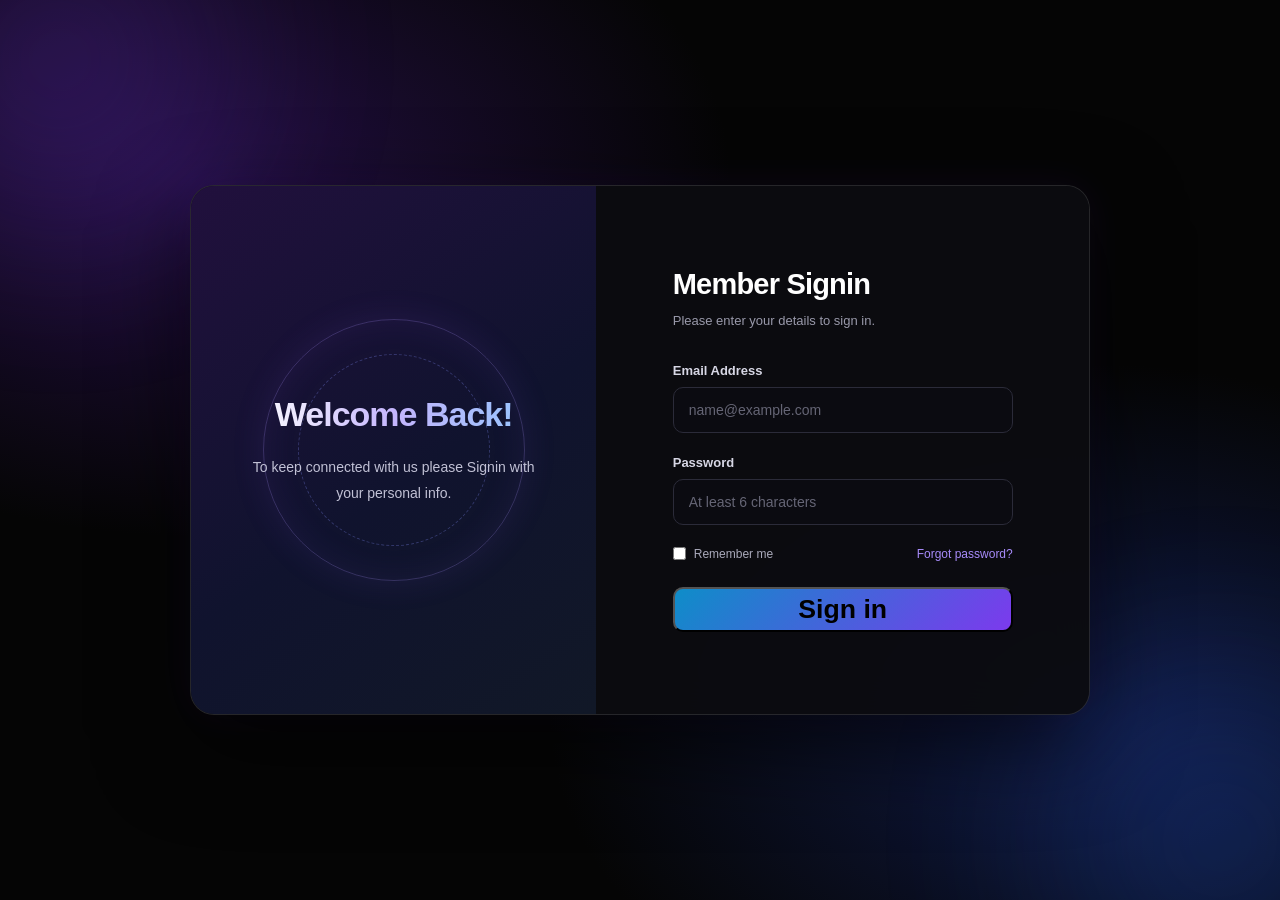
<file: index.html>
<!DOCTYPE html>
<html lang="en">
<head>
    <meta charset="UTF-8">
    <meta name="viewport" content="width=device-width, initial-scale=1.0">
    <title>First Page</title>
    <link rel="stylesheet" href="style3.css">
</head>
<body>

    <div class="login-container">
        <!-- Left Side -->
        <div class="login-brand">
            <div class="brand-content">
                <h2>Welcome Back!</h2>
                <p>To keep connected with us please Signin with your personal info.</p>
            </div>
        </div>

        <!-- Right Side -->
        <div class="login-form-section">
            <form class="login-form" id="loginForm">
                <h2>Member Signin</h2>
                <p class="subtitle">Please enter your details to sign in.</p>

                <div class="input-group">
                    <label for="email">Email Address</label>
                    <input type="email" id="email" placeholder="name@example.com" required>
                </div>

                <div class="input-group">
                    <label for="password">Password</label>
                    <input type="password" id="password" placeholder="At least 6 characters" minlength="6" required>
                </div>

                <div class="form-options">
                    <label class="remember-me">
                        <input type="checkbox"> Remember me
                    </label>
                    <a class="forgot-password" href="forget.html">Forgot password?</a>
                </div>

                <!-- Button is now INSIDE the form, no <a> around it -->
                <button type="submit" class="submit-btn"><b>Sign in</b></button>
            </form>
        </div>
    </div>

    <script>
        document.getElementById("loginForm").addEventListener("submit", function (e) {
            e.preventDefault(); // stop the normal form submit

            // The browser has already checked that email and password are filled
            // and valid (because of "required", type="email" and minlength).
            window.location.href = "index1.htm"; // your page name
        });
    </script>
</body>
</html>
</file>
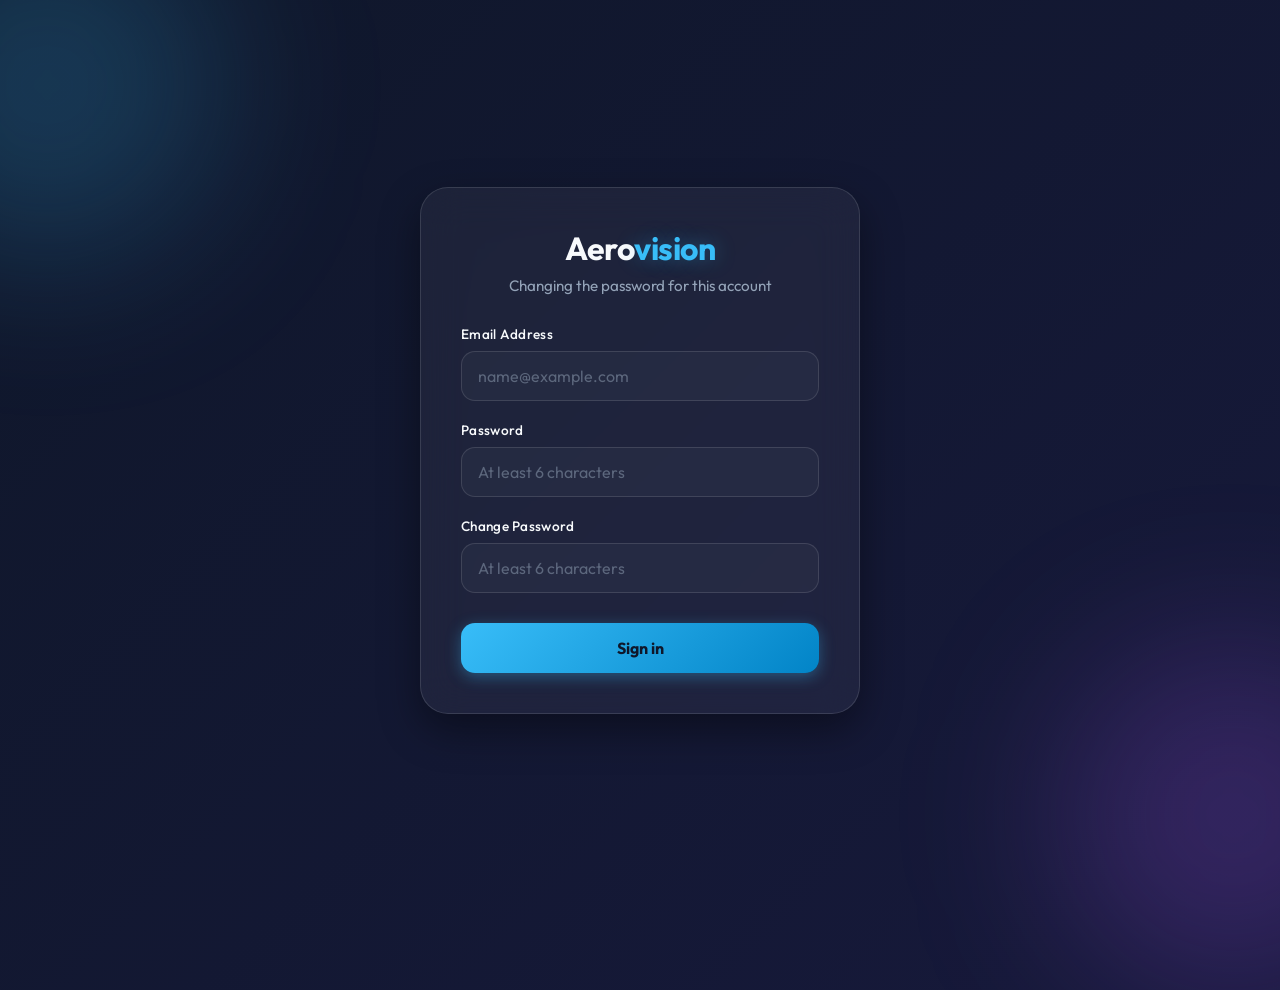
<file: forget.html>
<!DOCTYPE html>
<html lang="en">

<head>
  <meta charset="UTF-8">
  <meta name="viewport" content="width=device-width, initial-scale=1.0">
  <title>Reset Password</title>
  <link rel="stylesheet" href="style1.css">
</head>

<body>

  <!-- Wrapped header and box together inside a container -->
  <div class="container">
    <header>
      <span>Aero</span><span>vision</span>
      <p>Changing the password for this account</p>
    </header>

     <div class="login-form-section">
            <form class="login-form" id="loginForm">
           
                <div class="input-group">
                    <label for="email">Email Address</label>
                    <input type="email" id="email" placeholder="name@example.com" required>
                </div>

                <div class="input-group">
                    <label for="password">Password</label>
                    <input type="password" id="password" placeholder="At least 6 characters" minlength="6" required>
                </div>

                
                <div class="input-group">
                    <label for="password">Change Password</label>
                    <input type="password" id="password" placeholder="At least 6 characters" minlength="6" required>
                </div>

                

                <!-- Button is now INSIDE the form, no <a> around it -->
                <button type="submit" class="submit-btn"><b>Sign in</b></button>
            </form>
        </div>
    </div>
<script>
   document.getElementById("loginForm").addEventListener("submit", function (e) {
            e.preventDefault(); // stop the normal form submit

            // The browser has already checked that email and password are filled
            // and valid (because of "required", type="email" and minlength).
            window.location.href = "index.html"; // your page name
        });
</script>
</body>

</html>
</file>
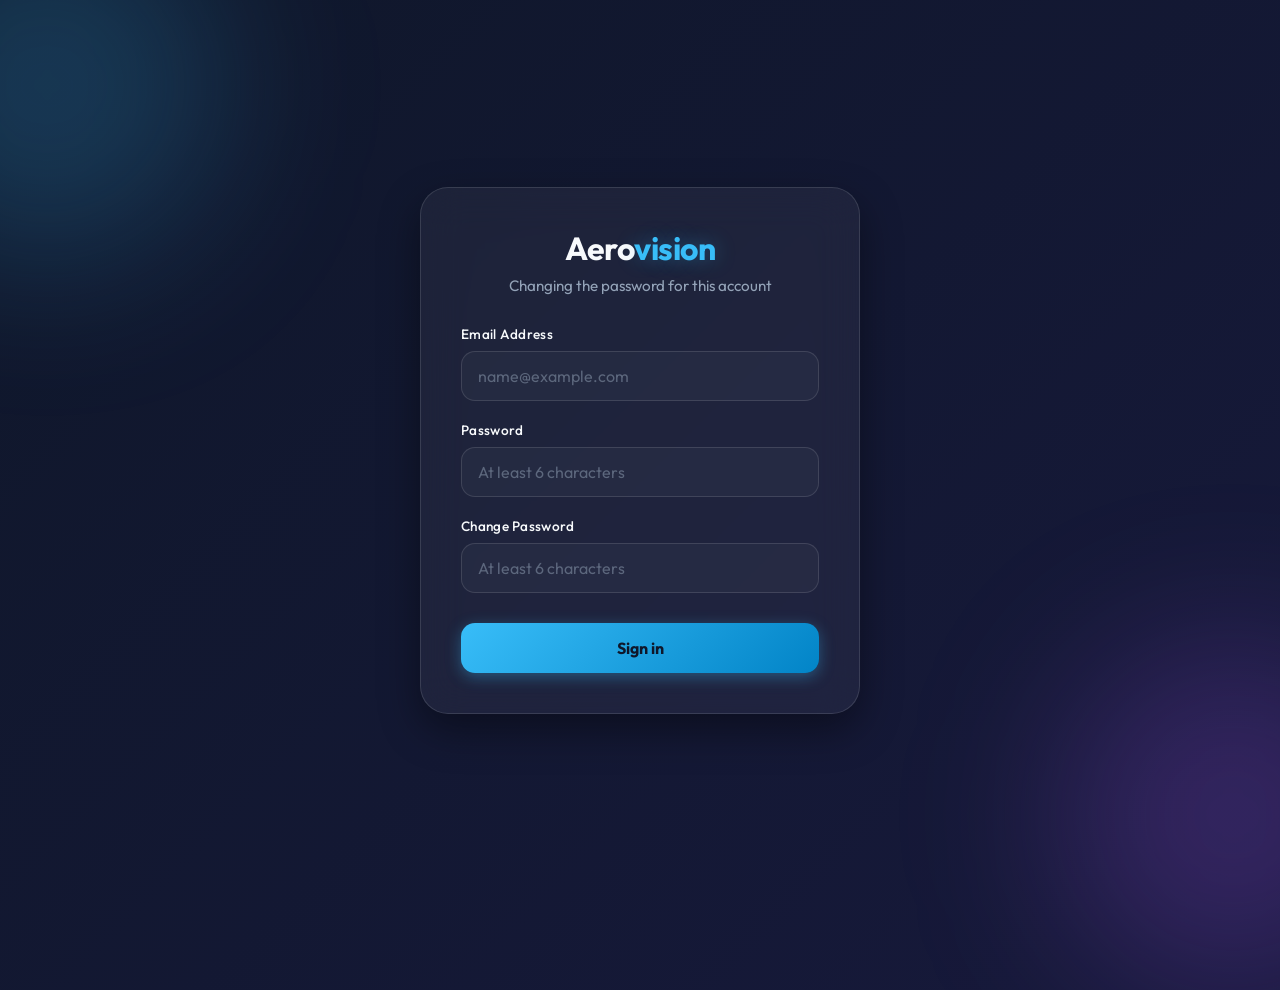
<file: forget1.html>
<!DOCTYPE html>
<html lang="en">
<head>
  <meta charset="UTF-8">
  <meta name="viewport" content="width=device-width, initial-scale=1.0">
  <title>Reset Password</title>
<link rel="stylesheet" href="style2.css">
</head>
<body>

  <!-- Wrapped header and box together inside a container -->
  <div class="container">
    <header>
      <span>Aero</span><span>vision</span>
      <p>Changing the password for this account</p>
    </header>
  <div class="login-form-section">
            <form class="login-form" id="loginForm">
           
                <div class="input-group">
                    <label for="email">Email Address</label>
                    <input type="email" id="email" placeholder="name@example.com" required>
                </div>

                <div class="input-group">
                    <label for="password">Password</label>
                    <input type="password" id="password" placeholder="At least 6 characters" minlength="6" required>
                </div>

                
                <div class="input-group">
                    <label for="password">Change Password</label>
                    <input type="password" id="password" placeholder="At least 6 characters" minlength="6" required>
                </div>

                

                <!-- Button is now INSIDE the form, no <a> around it -->
                <button type="submit" class="submit-btn"><b>Sign in</b></button>
            </form>
        </div>
    </div>
<script>
   document.getElementById("loginForm").addEventListener("submit", function (e) {
            e.preventDefault(); // stop the normal form submit

            // The browser has already checked that email and password are filled
            // and valid (because of "required", type="email" and minlength).
            window.location.href = "index1.htm"; // your page name
        });
</script>

</body>
</html>
</file>
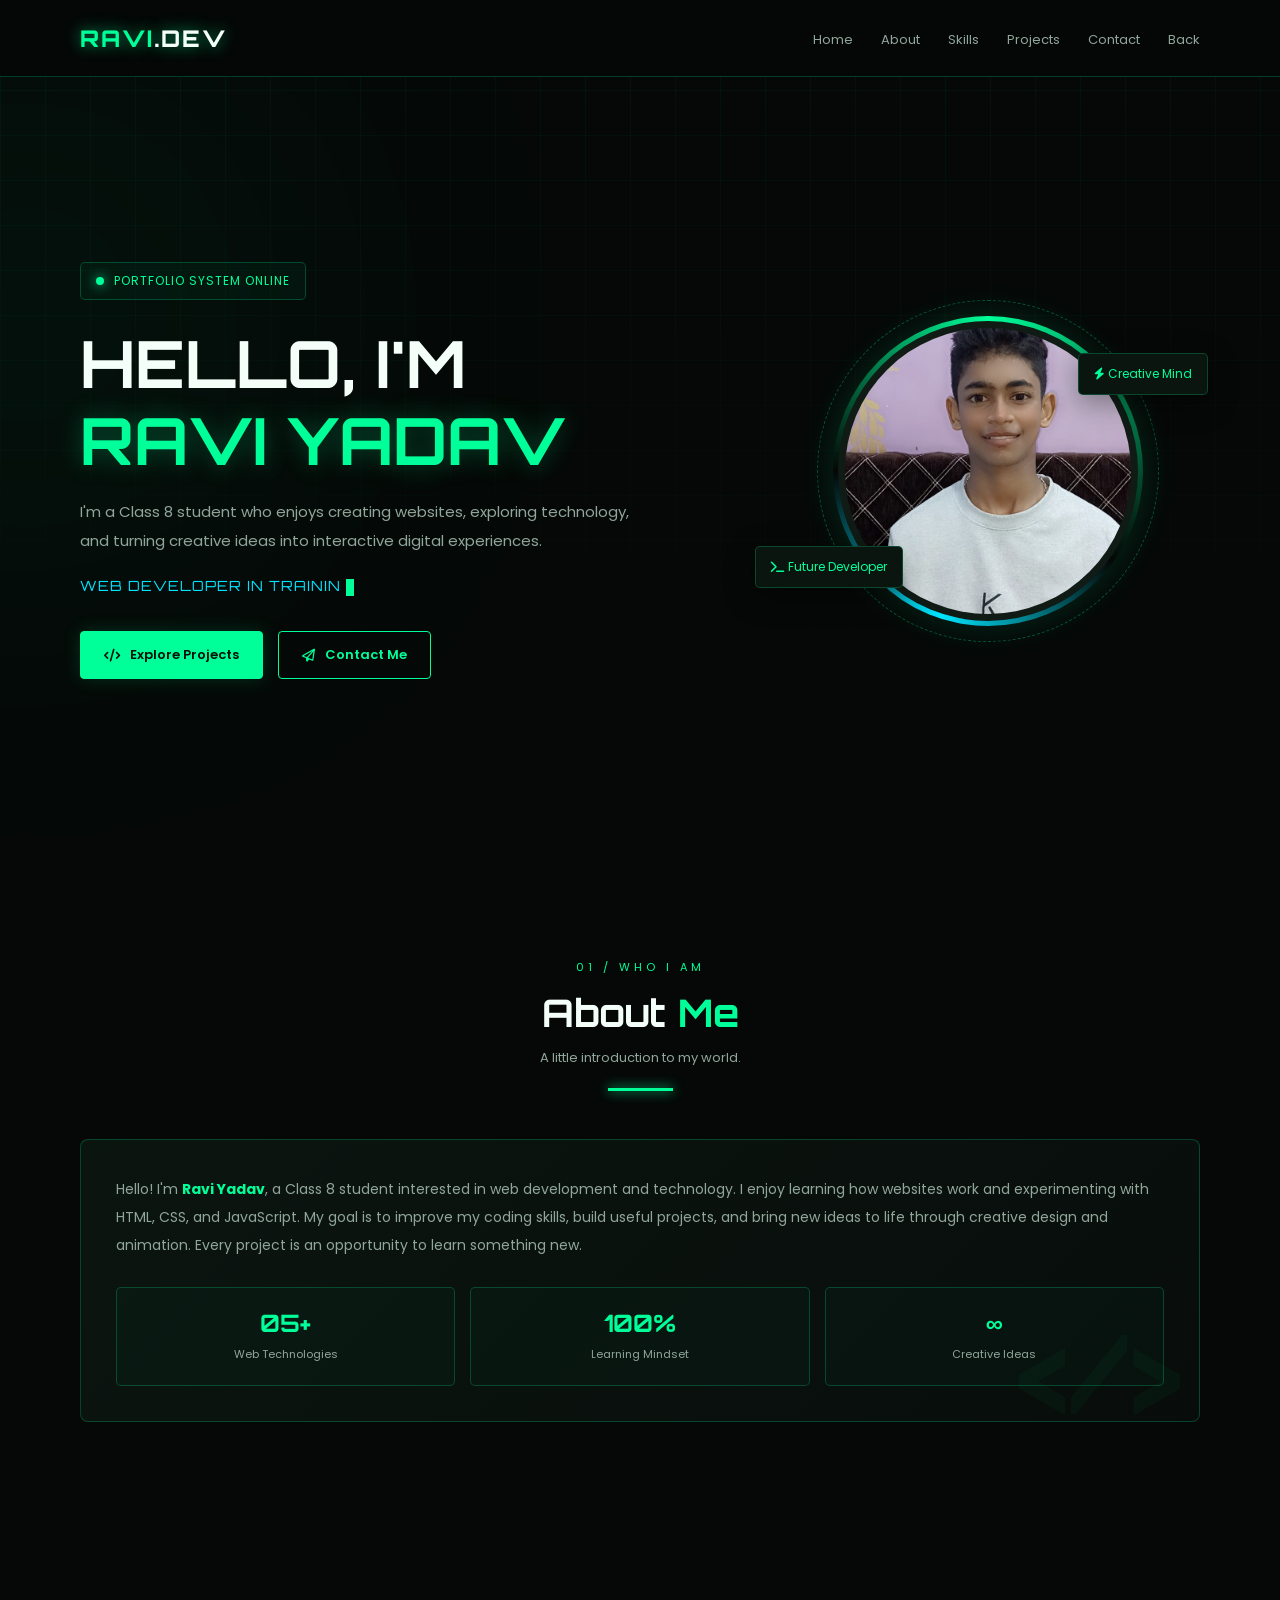
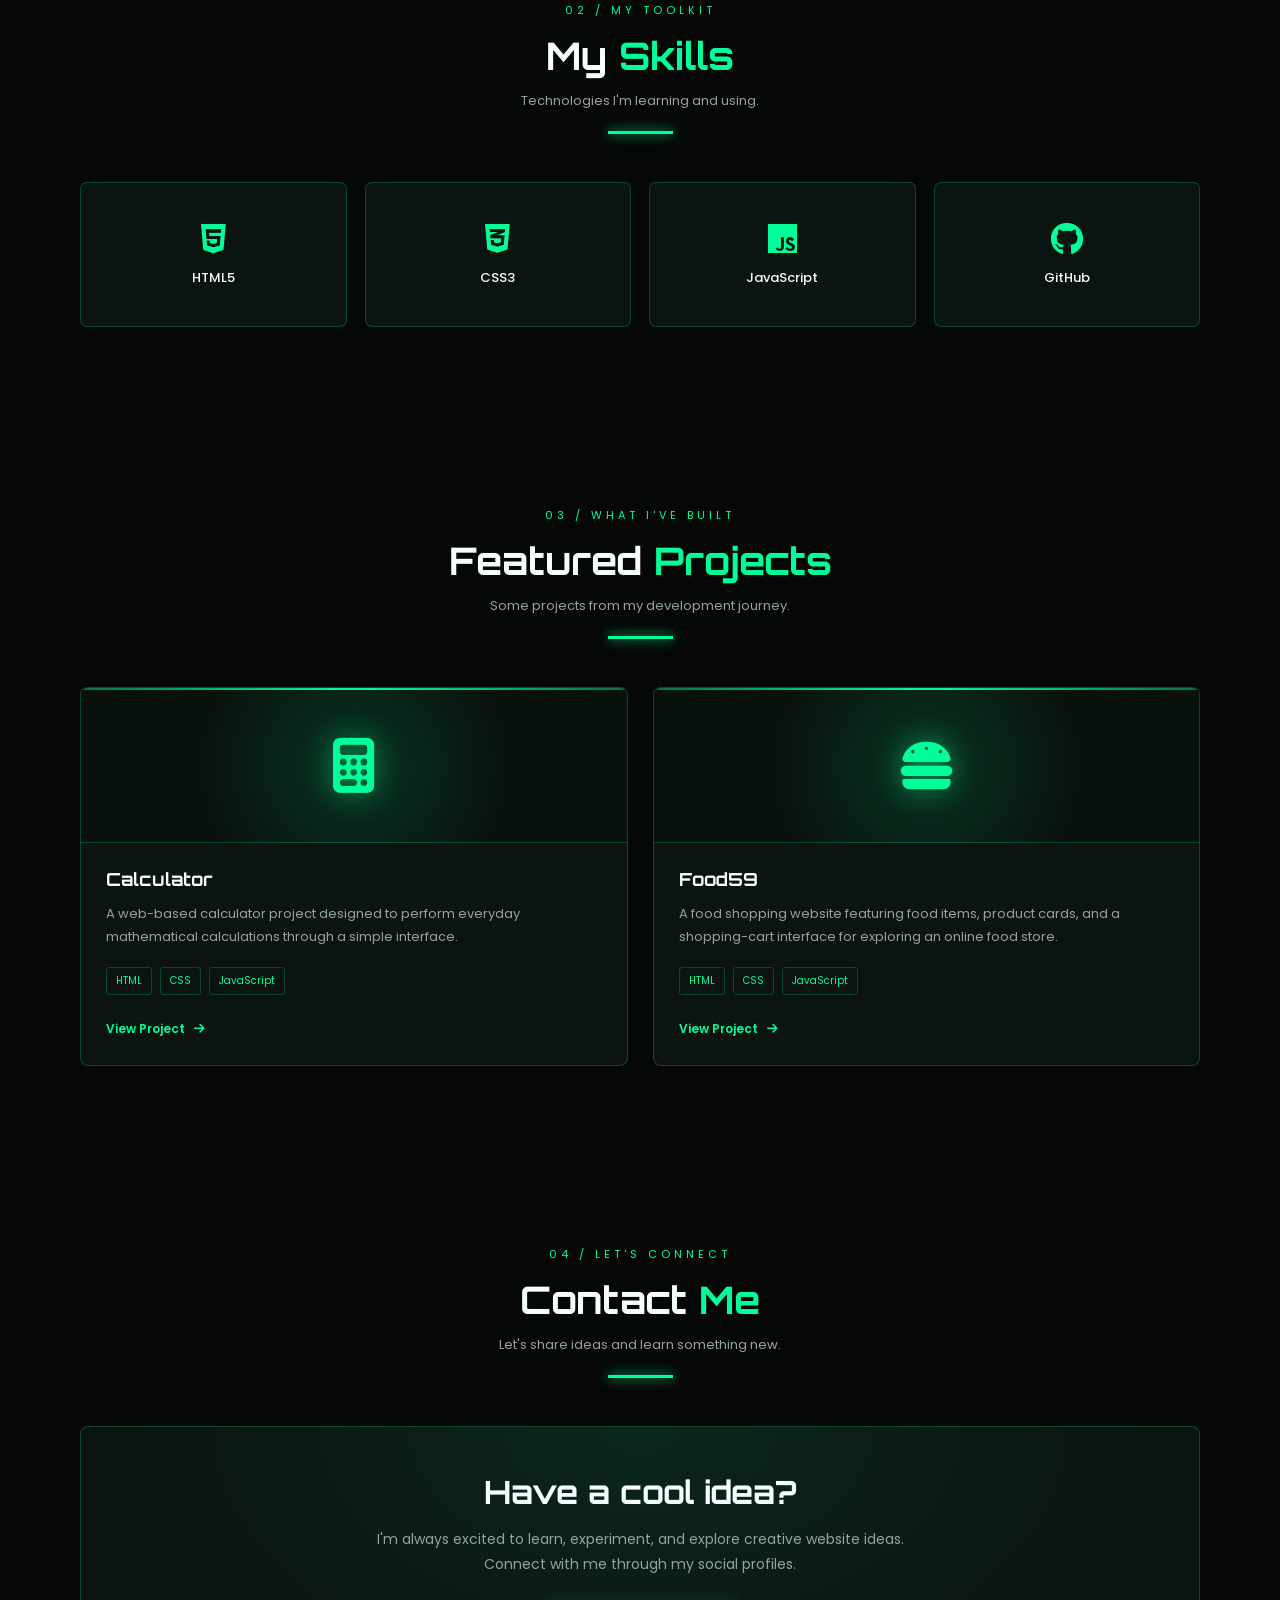
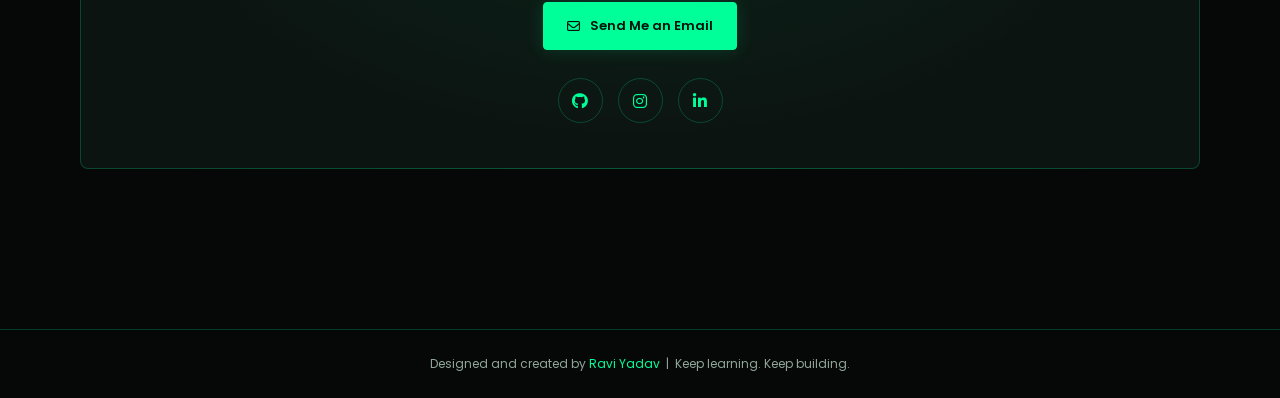
<file: index3.htm>
<!DOCTYPE html>
<html lang="en">
<head>
<meta charset="UTF-8">
<meta name="viewport" content="width=device-width, initial-scale=1.0">
<title>Ravi Yadav | Portfolio</title>

<link rel="preconnect" href="https://fonts.googleapis.com">
<link href="https://fonts.googleapis.com/css2?family=Orbitron:wght@400;500;600;700;800&family=Poppins:wght@300;400;500;600;700&display=swap" rel="stylesheet">

<link rel="stylesheet"
href="https://cdnjs.cloudflare.com/ajax/libs/font-awesome/6.4.0/css/all.min.css">

<link rel="stylesheet" href="style6.css">
</head>

<body>

<header>
    <div class="container navbar">
        <a href="#home" class="logo">RAVI<span>.DEV</span></a>

        <button class="menu-toggle" id="menuToggle"
                aria-label="Open navigation menu"
                aria-expanded="false">
            <i class="fa-solid fa-bars"></i>
        </button>

        <ul class="nav-links" id="navLinks">
            <li><a href="#home">Home</a></li>
            <li><a href="#about">About</a></li>
            <li><a href="#skills">Skills</a></li>
            <li><a href="#projects">Projects</a></li>
            <li><a href="#contact">Contact</a></li>
            <li><a href="index1.htm">Back</a></li>
        </ul>
    </div>
</header>

<main>

    <!-- HERO -->
    <section class="container hero" id="home">

        <div class="hero-content">
            <div class="status">
                <span class="status-dot"></span>
                PORTFOLIO SYSTEM ONLINE
            </div>

            <h1>
                HELLO, I'M<br>
                <span>RAVI YADAV</span>
            </h1>

            <p class="hero-description">
                I'm a Class 8 student who enjoys creating websites,
                exploring technology, and turning creative ideas into
                interactive digital experiences.
            </p>

            <div class="typing-line">
                <span id="typingText"></span><span class="cursor"></span>
            </div>

            <div class="hero-buttons">
                <a href="#projects" class="btn btn-primary">
                    <i class="fa-solid fa-code"></i>
                    Explore Projects
                </a>

                <a href="#contact" class="btn btn-outline">
                    <i class="fa-regular fa-paper-plane"></i>
                    Contact Me
                </a>
            </div>
        </div>

        <div class="profile-area">
            <div class="profile-ring">
                <div class="profile-inner">
                    <img
                        src="WhatsApp Image 2025-12-16 at 18.43.23_7dd6c04a.jpg"
                        alt="Ravi Yadav profile picture">
                </div>
            </div>

            <div class="float-tag tag-one">
                <i class="fa-solid fa-bolt"></i> Creative Mind
            </div>

            <div class="float-tag tag-two">
                <i class="fa-solid fa-terminal"></i> Future Developer
            </div>
        </div>

    </section>

    <!-- ABOUT -->
    <section class="content-section" id="about">
        <div class="container">

            <div class="section-heading reveal">
                <div class="eyebrow">01 / Who I Am</div>
                <h2>About <span>Me</span></h2>
                <p>A little introduction to my world.</p>
            </div>

            <div class="about-card reveal">
                <p>
                    Hello! I'm <strong>Ravi Yadav</strong>, a Class 8 student
                    interested in web development and technology. I enjoy
                    learning how websites work and experimenting with
                    HTML, CSS, and JavaScript. My goal is to improve my
                    coding skills, build useful projects, and bring new
                    ideas to life through creative design and animation.
                    Every project is an opportunity to learn something new.
                </p>

                <div class="about-stats">
                    <div class="stat">
                        <h3>05+</h3>
                        <p>Web Technologies</p>
                    </div>

                    <div class="stat">
                        <h3>100%</h3>
                        <p>Learning Mindset</p>
                    </div>

                    <div class="stat">
                        <h3>∞</h3>
                        <p>Creative Ideas</p>
                    </div>
                </div>
            </div>

        </div>
    </section>

    <!-- SKILLS -->
    <section class="content-section" id="skills">
        <div class="container">

            <div class="section-heading reveal">
                <div class="eyebrow">02 / My Toolkit</div>
                <h2>My <span>Skills</span></h2>
                <p>Technologies I'm learning and using.</p>
            </div>

            <div class="skills-grid">

                <div class="skill-card reveal">
                    <i class="fa-brands fa-html5"></i>
                    <h3>HTML5</h3>
                </div>

                <div class="skill-card reveal">
                    <i class="fa-brands fa-css3-alt"></i>
                    <h3>CSS3</h3>
                </div>

                <div class="skill-card reveal">
                    <i class="fa-brands fa-js"></i>
                    <h3>JavaScript</h3>
                </div>

                <div class="skill-card reveal">
                    <i class="fa-brands fa-github"></i>
                    <h3>GitHub</h3>
                </div>

            </div>
        </div>
    </section>

    <!-- PROJECTS -->
    <section class="content-section" id="projects">
        <div class="container">

            <div class="section-heading reveal">
                <div class="eyebrow">03 / What I've Built</div>
                <h2>Featured <span>Projects</span></h2>
                <p>Some projects from my development journey.</p>
            </div>

            <div class="projects-grid">

                <article class="project-card reveal">
                    <div class="project-banner">
                        <i class="fa-solid fa-calculator"></i>
                    </div>

                    <div class="project-info">
                        <h3>Calculator</h3>
                        <p>
                            A web-based calculator project designed to
                            perform everyday mathematical calculations
                            through a simple interface.
                        </p>

                        <div class="project-tags">
                            <span>HTML</span>
                            <span>CSS</span>
                            <span>JavaScript</span>
                        </div>

                        <a class="project-link"
                           href="https://rk1442796-cell.github.io/calculater/"
                           target="_blank"
                           rel="noopener noreferrer">
                            View Project
                            <i class="fa-solid fa-arrow-right"></i>
                        </a>
                    </div>
                </article>

                <article class="project-card reveal">
                    <div class="project-banner">
                        <i class="fa-solid fa-burger"></i>
                    </div>

                    <div class="project-info">
                        <h3>Food59</h3>
                        <p>
                            A food shopping website featuring food items,
                            product cards, and a shopping-cart interface
                            for exploring an online food store.
                        </p>

                        <div class="project-tags">
                            <span>HTML</span>
                            <span>CSS</span>
                            <span>JavaScript</span>
                        </div>

                        <a class="project-link"
                           href="https://yr1442797-stack.github.io/Food59/"
                           target="_blank"
                           rel="noopener noreferrer">
                            View Project
                            <i class="fa-solid fa-arrow-right"></i>
                        </a>
                    </div>
                </article>

            </div>
        </div>
    </section>

    <!-- CONTACT -->
    <section class="content-section" id="contact">
        <div class="container">

            <div class="section-heading reveal">
                <div class="eyebrow">04 / Let's Connect</div>
                <h2>Contact <span>Me</span></h2>
                <p>Let's share ideas and learn something new.</p>
            </div>

            <div class="contact-box reveal">
                <h3>Have a cool idea?</h3>

                <p>
                    I'm always excited to learn, experiment, and explore
                    creative website ideas. Connect with me through my
                    social profiles.
                </p>

                <a href="https://mail.google.com/mail/u/0/?tab=rm&ogbl"
                   class="btn btn-primary">
                    <i class="fa-regular fa-envelope"></i>
                    Send Me an Email
                </a>

                <div class="social-links">
                    <a href="https://github.com/"
                       target="_blank"
                       rel="noopener noreferrer"
                       aria-label="GitHub">
                        <i class="fa-brands fa-github"></i>
                    </a>

                    <a href="https://www.instagram.com/"
                       target="_blank"
                       rel="noopener noreferrer"
                       aria-label="Instagram">
                        <i class="fa-brands fa-instagram"></i>
                    </a>

                    <a href="https://www.linkedin.com/"
                       target="_blank"
                       rel="noopener noreferrer"
                       aria-label="LinkedIn">
                        <i class="fa-brands fa-linkedin-in"></i>
                    </a>
                </div>
            </div>

        </div>
    </section>

</main>

<footer>
    <div class="container">
        Designed and created by <span>Ravi Yadav</span>
        &nbsp;|&nbsp; Keep learning. Keep building.
    </div>
</footer>

<script src="script3.js">

</script>

</body>
</html>
</file>
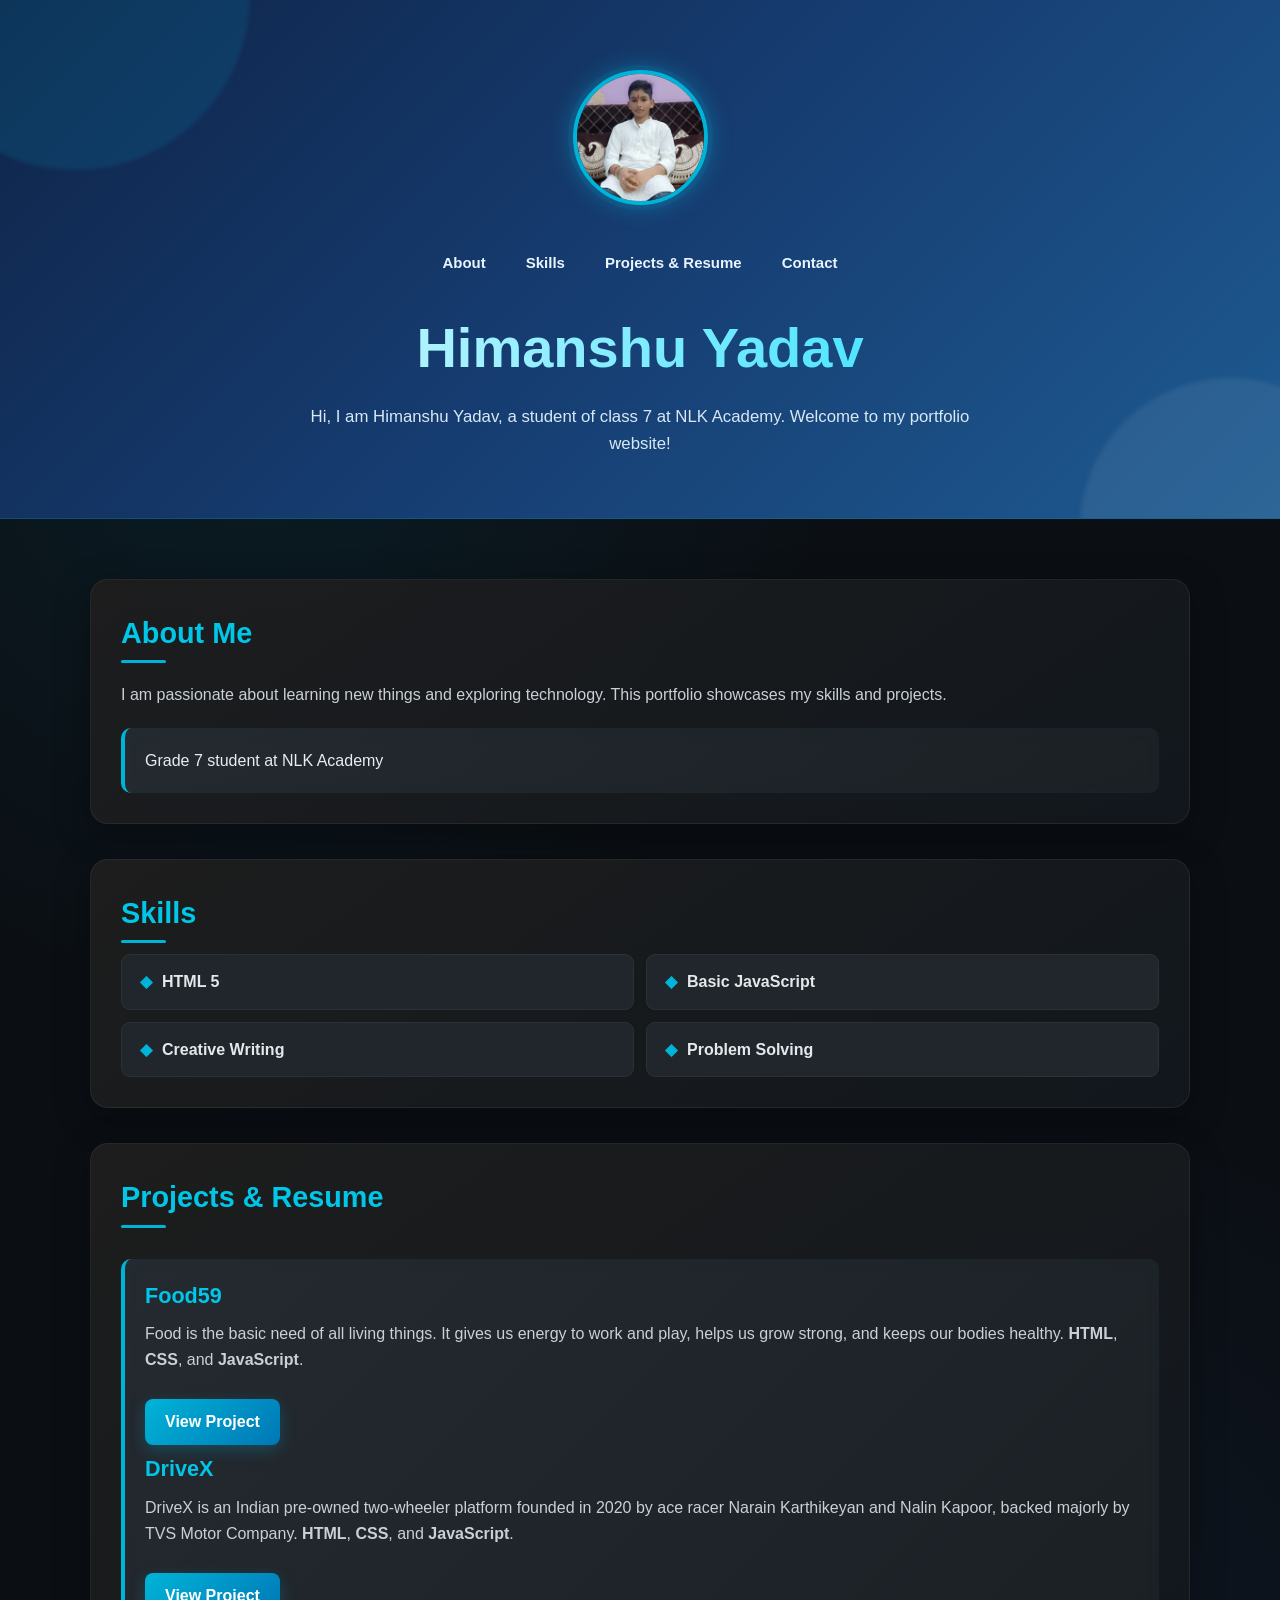
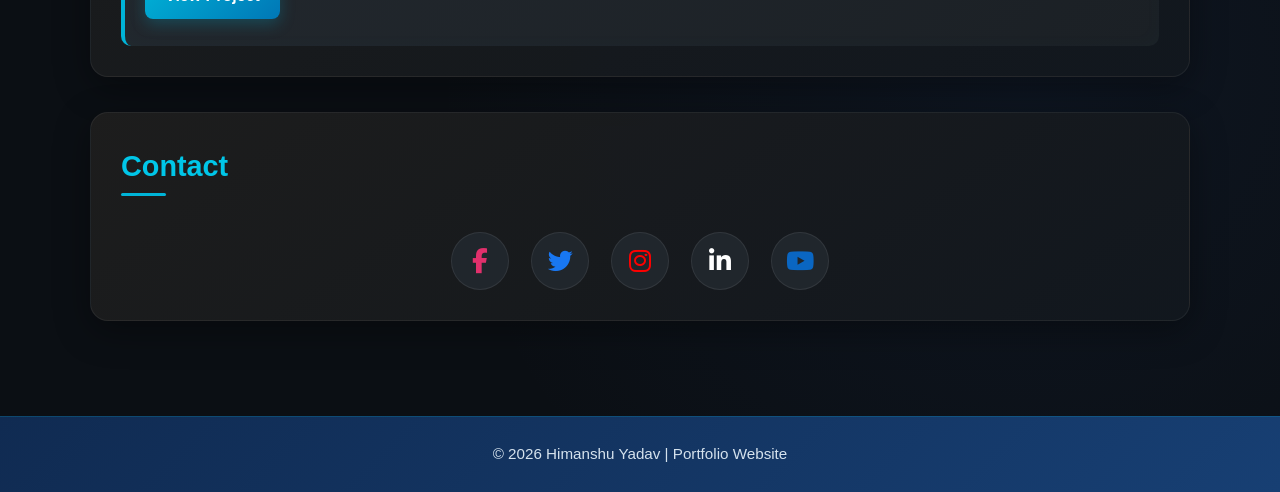
<file: index4.html>
<!DOCTYPE html>
<html lang="en">

<head>
  <meta charset="UTF-8">
  <meta name="viewport" content="width=device-width, initial-scale=1.0">
  <title>Himanshu Yadav Portfolio</title>
  
  <!-- Font Awesome for social media icons (ADDED THIS LINE) -->
  <link rel="stylesheet" href="https://cdnjs.cloudflare.com/ajax/libs/font-awesome/6.4.0/css/all.min.css">
  
<link rel="stylesheet" href="style7.css">
</head>

<body>
  <header>
    <div class="profile-logo">
      <img src="WhatsApp Image 2026-08-11 at 8.43.20 PM.jpeg" alt="Profile Picture">
    </div>
    <div class="header-nav">
      <a href="#about">About</a>
      <a href="#skills">Skills</a>
      <a href="#projects">Projects & Resume</a>
      <a href="#contact">Contact</a>
    </div>
    <h1>Himanshu Yadav</h1>
    <p>Hi, I am Himanshu Yadav, a student of class 7 at NLK Academy. Welcome to my portfolio website!</p>
  </header>

  <main>
    <section id="about">
      <h2>About Me</h2>
      <p>I am passionate about learning new things and exploring technology. This portfolio showcases my skills and
        projects.</p>
      <div class="box">
        Grade 7 student at NLK Academy
      </div>
    </section>

    <section id="skills">
      <h2>Skills</h2>
      <ul>
        <li>HTML 5</li>
        <li>Basic JavaScript</li>
        <li>Creative Writing</li>
        <li>Problem Solving</li>
      </ul>
    </section>

    <section id="projects">
      <h2>Projects & Resume</h2>
      <div class="box">
        <h3>Food59</h3>
        <p>Food is the basic need of all living things. It gives us energy to work and play, helps us grow strong, and
          keeps our bodies healthy. <strong>HTML</strong>, <strong>CSS</strong>, and <strong>JavaScript</strong>.</p>
        <a class="project-link" href="https://rk1442797-cell.github.io/Food59-/" target="_blank"
          rel="noopener noreferrer">View
          Project</a>
        <h3>DriveX</h3>
        <p>DriveX is an Indian pre-owned two-wheeler platform founded in 2020 by ace racer Narain Karthikeyan and Nalin
          Kapoor, backed majorly by TVS Motor Company. <strong>HTML</strong>, <strong>CSS</strong>, and
          <strong>JavaScript</strong>.</p>
        <a class="project-link" href="https://rk1442797-cell.github.io/DriveX/" target="_blank"
          rel="noopener noreferrer">View
          Project</a>
      </div>
    </section>

    <section id="contact">
      <h2>Contact</h2>
      <!-- social-icon -->
      <div class="social-icons">
          <!-- Facebook -->
          <a href="https://facebook.com" target="_blank" class="social-icon facebook">
              <i class="fab fa-facebook-f"></i>
          </a>
          
          <!-- Twitter / X -->
          <a href="https://twitter.com" target="_blank" class="social-icon twitter">
              <i class="fab fa-twitter"></i>
          </a>
          
          <!-- Instagram -->
          <a href="https://instagram.com" target="_blank" class="social-icon instagram">
              <i class="fab fa-instagram"></i>
          </a>
          
          <!-- LinkedIn -->
          <a href="https://linkedin.com" target="_blank" class="social-icon linkedin">
              <i class="fab fa-linkedin-in"></i>
          </a>
          
          <!-- YouTube -->
          <a href="https://youtube.com" target="_blank" class="social-icon youtube">
              <i class="fab fa-youtube"></i>
          </a>
      </div>
    </section>
  </main>

  <footer>
    <p>&copy; 2026 Himanshu Yadav | Portfolio Website</p>
  </footer>
</body>

</html>
</file>
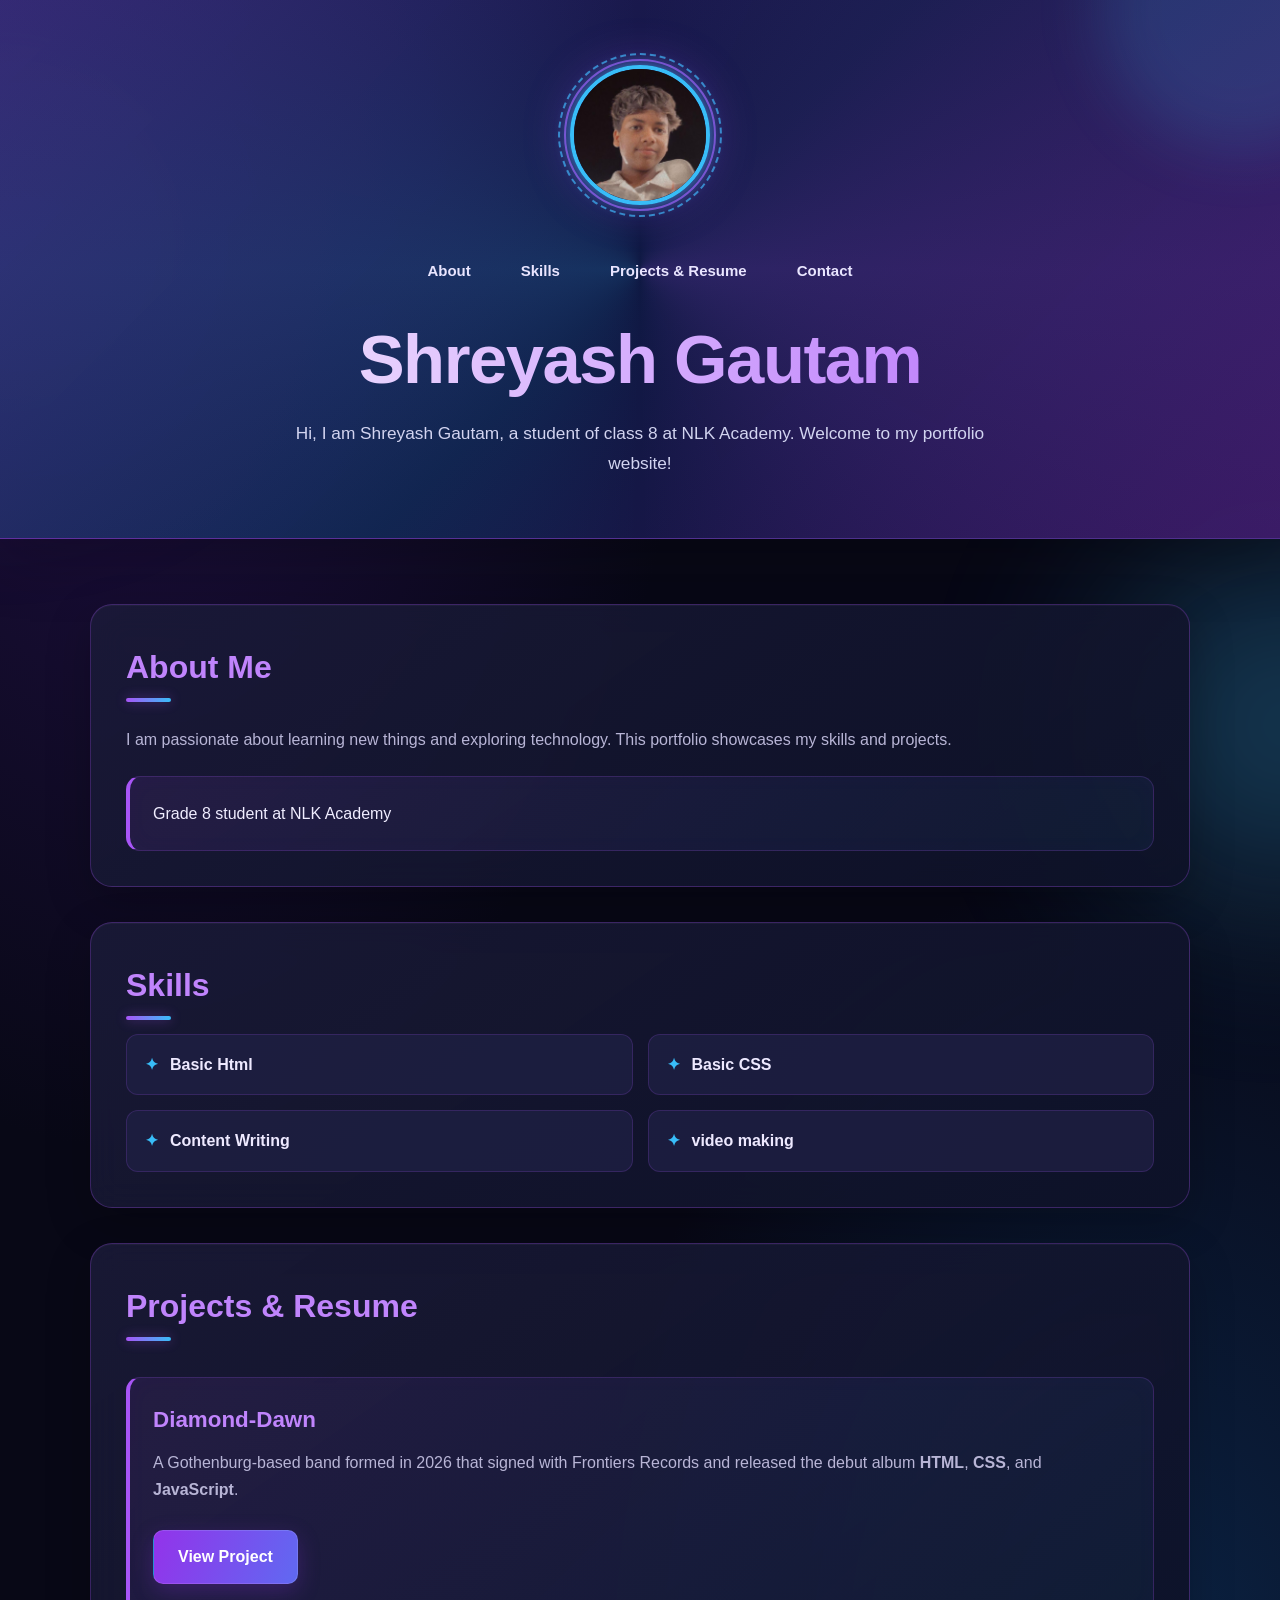
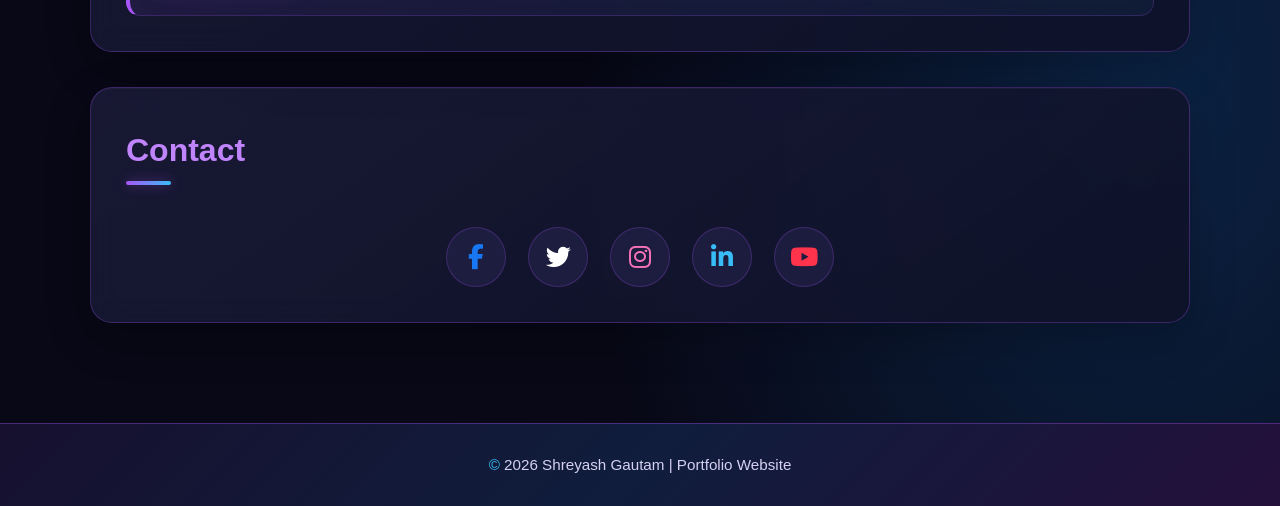
<file: index5.html>
<!DOCTYPE html>
<html lang="en">

<head>
  <meta charset="UTF-8">
  <meta name="viewport" content="width=device-width, initial-scale=1.0">
  <title>Shreyash Gautam Portfolio</title>
  
  <!-- Font Awesome for social media icons (ADDED THIS LINE) -->
  <link rel="stylesheet" href="https://cdnjs.cloudflare.com/ajax/libs/font-awesome/6.4.0/css/all.min.css">
  
<link rel="stylesheet" href="style8.css">
</head>

<body>
  <header>
    <div class="profile-logo">
      <img src="Screenshot 2026-10-15 194504.png" alt="Profile Picture">
    </div>
    <div class="header-nav">
      <a href="#about">About</a>
      <a href="#skills">Skills</a>
      <a href="#projects">Projects & Resume</a>
      <a href="#contact">Contact</a>
    </div>
    <h1>Shreyash Gautam</h1>
    <p>Hi, I am Shreyash Gautam, a student of class 8 at NLK Academy. Welcome to my portfolio website!</p>
  </header>

  <main>
    <section id="about">
      <h2>About Me</h2>
      <p>I am passionate about learning new things and exploring technology. This portfolio showcases my skills and
        projects.</p>
      <div class="box">
        Grade 8 student at NLK Academy
      </div>
    </section>

    <section id="skills">
      <h2>Skills</h2>
      <ul>
        <li>Basic Html</li>
        <li>Basic CSS</li>
        <li>Content Writing</li>
        <li>video making</li>
      </ul>
    </section>

    <section id="projects">
      <h2>Projects & Resume</h2>
      <div class="box">
        <h3>Diamond-Dawn</h3>
        <p> A Gothenburg-based band formed in 2026 that signed with Frontiers Records and released the debut album <strong>HTML</strong>, <strong>CSS</strong>, and <strong>JavaScript</strong>.</p>
        <a class="project-link" href="https://rk1442797-cell.github.io/Diamond-Dawn/" target="_blank"
          rel="noopener noreferrer">View
          Project</a>
     
      </div>
    </section>

    <section id="contact">
      <h2>Contact</h2>
      <!-- social-icon -->
      <div class="social-icons">
          <!-- Facebook -->
          <a href="https://facebook.com" target="_blank" class="social-icon facebook">
              <i class="fab fa-facebook-f"></i>
          </a>
          
          <!-- Twitter / X -->
          <a href="https://twitter.com" target="_blank" class="social-icon twitter">
              <i class="fab fa-twitter"></i>
          </a>
          
          <!-- Instagram -->
          <a href="https://instagram.com" target="_blank" class="social-icon instagram">
              <i class="fab fa-instagram"></i>
          </a>
          
          <!-- LinkedIn -->
          <a href="https://linkedin.com" target="_blank" class="social-icon linkedin">
              <i class="fab fa-linkedin-in"></i>
          </a>
          
          <!-- YouTube -->
          <a href="https://youtube.com" target="_blank" class="social-icon youtube">
              <i class="fab fa-youtube"></i>
          </a>
      </div>
    </section>
  </main>

  <footer>
    <p>&copy; 2026 Shreyash Gautam | Portfolio Website</p>
  </footer>
</body>

</html>
</file>
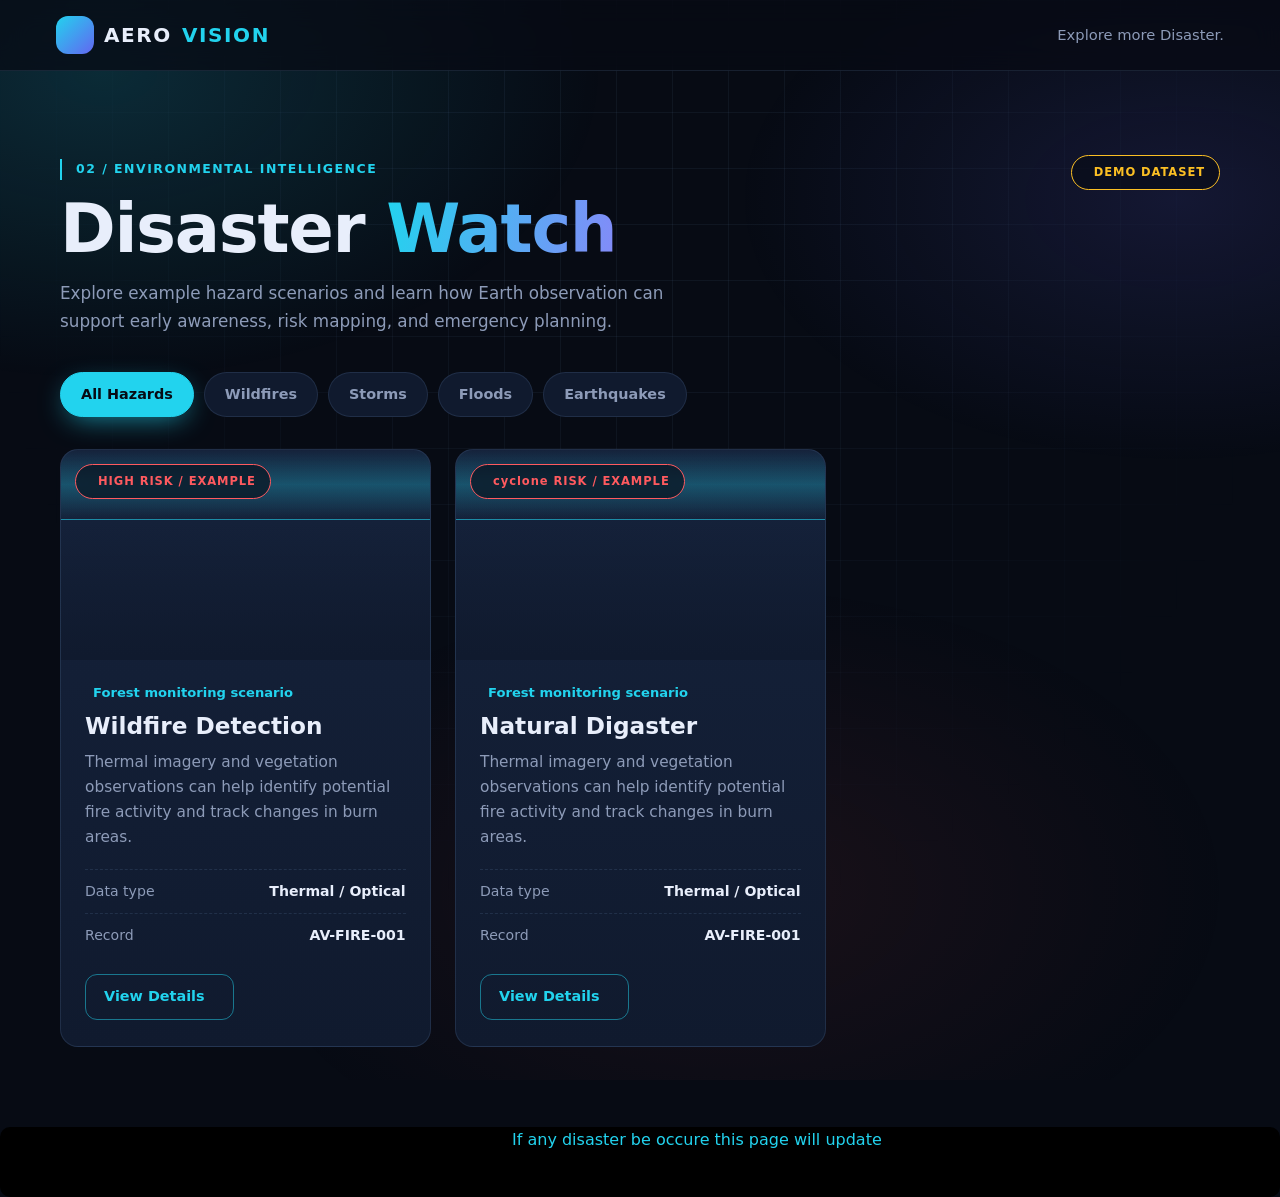
<file: index6.html>
<!DOCTYPE html>
<html lang="en">

<head>
    <meta charset="UTF-8">
    <meta name="viewport" content="width=device-width, initial-scale=1.0">
    <title>Explore Disaster</title>
    <link rel="stylesheet" href="style9.css">
</head>

<body>
    <header>
        <a class="brand" href="index1.htm" aria-label="AeroVision home">
            <span class="brand-icon"><i class="fa-solid fa-satellite-dish"></i></span>
            AERO<span>VISION</span>
        </a>
        <p>
            Explore more Disaster.
        </p>
    </header>
    <main>
        <section class="container section reveal" id="disaster">
            <div class="section-head">
                <div>
                    <div class="section-label">02 / ENVIRONMENTAL INTELLIGENCE</div>
                    <h2 class="section-title">Disaster <span class="cyan">Watch</span></h2>
                    <p class="section-description">
                        Explore example hazard scenarios and learn how Earth observation can support early awareness,
                        risk mapping, and emergency planning.
                    </p>
                </div>
                <span class="tag yellow"><i class="fa-solid fa-flask"></i> DEMO DATASET</span>
            </div>

            <div class="filters" id="hazardFilters">
                <button class="filter-btn active" data-filter="all">All Hazards</button>
                <button class="filter-btn" data-filter="fire">Wildfires</button>
                <button class="filter-btn" data-filter="storm">Storms</button>
                <button class="filter-btn" data-filter="flood">Floods</button>
                <button class="filter-btn" data-filter="earthquake">Earthquakes</button>
            </div>

            <div class="hazard-grid" id="hazardGrid">
                <article class="panel hazard-card" data-type="fire">
                    <div class="hazard-image"
                        style="background-image:url('https://images.unsplash.com/photo-1615092296061-e2ccfeb2f3d6?q=80&w=870&auto=format&fit=crop&ixlib=rb-4.1.0&ixid=NHwxMjA3fDA%3D')">
                        <span class="tag red"><i class="fa-solid fa-fire"></i> HIGH RISK / EXAMPLE</span>
                    </div>
                    <div class="panel-body">
                        <div class="hazard-location"><i class="fa-solid fa-location-dot"></i> Forest monitoring scenario
                        </div>
                        <h3>Wildfire Detection</h3>
                        <p>Thermal imagery and vegetation observations can help identify potential fire activity and
                            track changes in burn areas.</p>
                        <div class="hazard-meta"><span>Data type</span><strong>Thermal / Optical</strong></div>
                        <div class="hazard-meta"><span>Record</span><strong>AV-FIRE-001</strong></div>
                        <button class="btn btn-outline btn-small detail-btn" style="margin-top:17px"
                            data-title="Wildfire Detection"
                            data-info="Wildfire detection uses a mix of artificial intelligence (AI), ground-based cameras, thermal sensors, and space satellites to spot fires within seconds or minutes of ignition.
                    Satellite Monitoring: Global satellite constellations (such as FireSat or Earth Fire Alliance systems) track thermal hotspots and detect small ignitions from space within minutes.">View
                            Details <i class="fa-solid fa-arrow-right"></i></button>
                    </div>
                </article>

                <article class="panel hazard-card" data-type="fire">
                    <div class="hazard-image"
                        style="background-image:url('https://images.unsplash.com/photo-1615092296061-e2ccfeb2f3d6?q=80&w=870&auto=format&fit=crop&ixlib=rb-4.1.0&ixid=NHwxMjA3fDA%3D')">
                        <span class="tag red"><i class="fa-solid fa-fire"></i> cyclone RISK / EXAMPLE</span>
                    </div>
                    <div class="panel-body">
                        <div class="hazard-location"><i class="fa-solid fa-location-dot"></i> Forest monitoring scenario
                        </div>
                        <h3>Natural Digaster</h3>
                        <p>Thermal imagery and vegetation observations can help identify potential fire activity and
                            track changes in burn areas.</p>
                        <div class="hazard-meta"><span>Data type</span><strong>Thermal / Optical</strong></div>
                        <div class="hazard-meta"><span>Record</span><strong>AV-FIRE-001</strong></div>
                        <button class="btn btn-outline btn-small detail-btn" style="margin-top:17px"
                            data-title="Wildfire Detection"
                            data-info="Wildfire detection uses a mix of artificial intelligence (AI), ground-based cameras, thermal sensors, and space satellites to spot fires within seconds or minutes of ignition.
                    Satellite Monitoring: Global satellite constellations (such as FireSat or Earth Fire Alliance systems) track thermal hotspots and detect small ignitions from space within minutes.">View
                            Details <i class="fa-solid fa-arrow-right"></i></button>
                    </div>
                </article>
            </div>
        </section>
    </main>
    <footer>
        <p>If any disaster be occure this page will update</p>
    </footer>
</body>

</html>
</file>
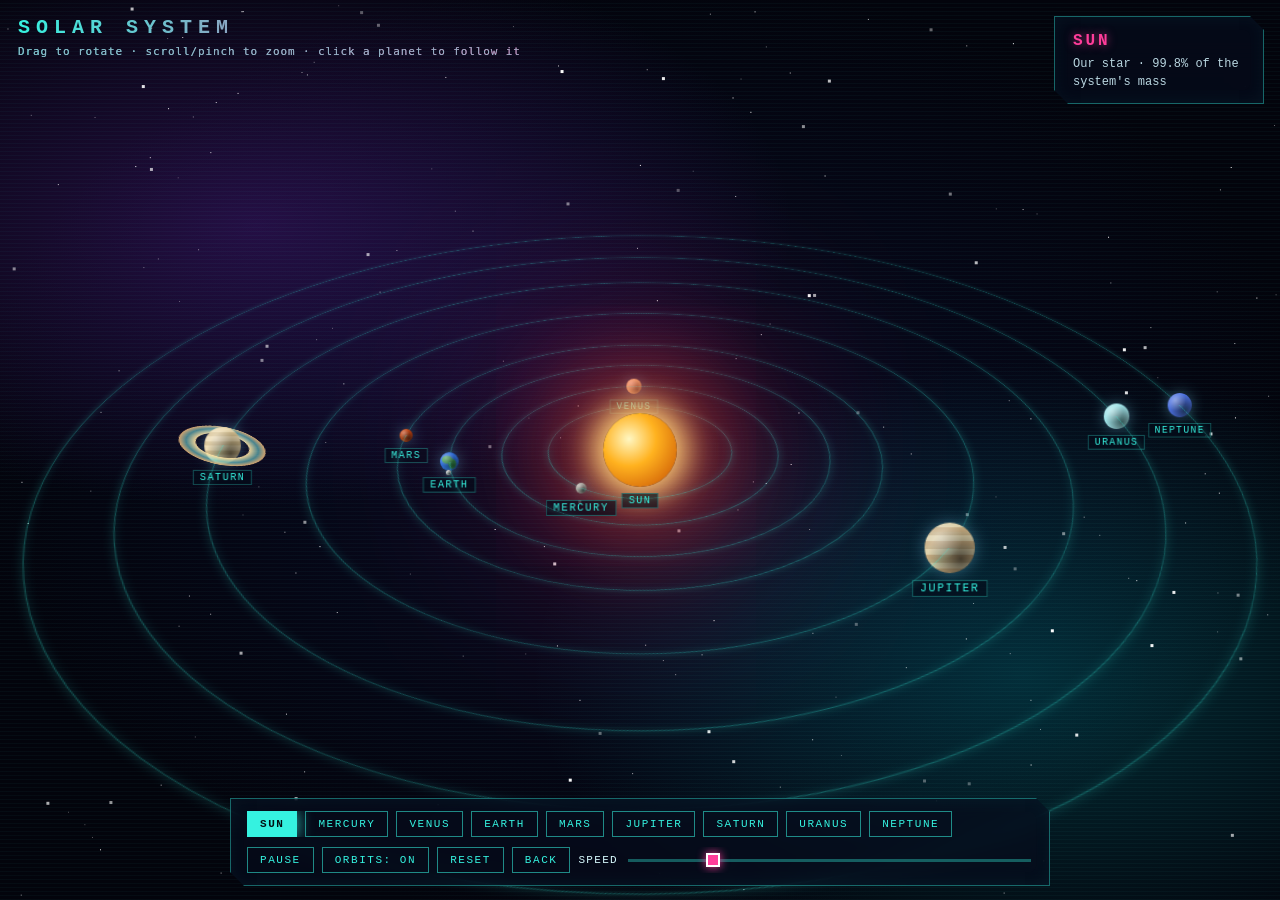
<file: index7.html>
<!DOCTYPE html>
<html lang="en">

<head>
  <meta charset="utf-8">
  <meta name="viewport" content="width=device-width, initial-scale=1">
  <title>3D Solar System</title>
  <style>
    * {
      box-sizing: border-box
    }

    :root {
      --cyan: #35f2e0;
      --pink: #ff3d9a;
      --ink: #d9fbff;
      --panel: rgba(6, 12, 28, .72)
    }

    html,
    body {
      height: 100%;
      margin: 0;
      background: #03040c;
      color: var(--ink);
      font-family: ui-monospace, "Cascadia Mono", "Courier New", monospace;
      overflow: hidden
    }

    /* ---- 3D scene (keep these rules for the 3D to work) ---- */
    .scene {
      position: fixed;
      inset: 0;
      overflow: hidden;
      perspective: 1400px;
      cursor: grab;
      touch-action: none;
      background:
        radial-gradient(ellipse 60% 45% at 20% 25%, rgba(120, 40, 200, .28), transparent 70%),
        radial-gradient(ellipse 55% 50% at 80% 75%, rgba(0, 190, 200, .22), transparent 70%),
        radial-gradient(ellipse at center, #080a22, #03040c 75%)
    }

    .scene:active {
      cursor: grabbing
    }

    .scene::before {
      content: "";
      position: absolute;
      inset: 0;
      pointer-events: none;
      background: repeating-linear-gradient(0deg, rgba(53, 242, 224, .035) 0 1px, transparent 1px 4px)
    }

    .stars {
      position: absolute;
      left: 0;
      top: 0;
      width: 1px;
      height: 1px;
      animation: tw 3s ease-in-out infinite alternate
    }

    @keyframes tw {
      from {
        opacity: .35
      }

      to {
        opacity: 1
      }
    }

    .system {
      position: absolute;
      left: 50%;
      top: 50%;
      width: 0;
      height: 0;
      transform-style: preserve-3d
    }

    .system * {
      transform-style: preserve-3d
    }

    .planet {
      position: absolute;
      left: 0;
      top: 0;
      cursor: pointer
    }

    .body {
      position: absolute;
      inset: 0;
      border-radius: 50%;
      box-shadow: 0 0 14px rgba(120, 220, 255, .35);
      transition: box-shadow .3s
    }

    .planet:hover .body {
      box-shadow: 0 0 22px 4px rgba(53, 242, 224, .7)
    }

    /* ---- Look & feel ---- */
    .orbit {
      position: absolute;
      left: 0;
      top: 0;
      border: 1px solid rgba(53, 242, 224, .32);
      border-radius: 50%;
      box-shadow: 0 0 10px rgba(53, 242, 224, .18), inset 0 0 10px rgba(53, 242, 224, .12);
      transform: rotateX(90deg)
    }

    .label {
      position: absolute;
      left: 50%;
      top: 100%;
      transform: translateX(-50%);
      margin-top: 6px;
      padding: 1px 6px;
      font-size: 10px;
      letter-spacing: .14em;
      text-transform: uppercase;
      white-space: nowrap;
      color: var(--cyan);
      background: rgba(3, 10, 24, .65);
      border: 1px solid rgba(53, 242, 224, .3);
      pointer-events: none
    }

    .sun {
      box-shadow: 0 0 30px 10px #ffd27a, 0 0 90px 40px rgba(255, 90, 40, .5), 0 0 180px 90px rgba(255, 0, 120, .25);
      animation: pulse 2.5s ease-in-out infinite alternate
    }

    @keyframes pulse {
      to {
        box-shadow: 0 0 45px 16px #ffe3a0, 0 0 120px 55px rgba(255, 100, 40, .55), 0 0 220px 110px rgba(255, 0, 120, .3)
      }
    }

    .ring {
      position: absolute;
      left: 0;
      top: 0;
      border-radius: 50%;
      pointer-events: none;
      background: radial-gradient(circle, transparent 38%, rgba(255, 225, 160, .9) 39%, rgba(120, 230, 230, .55) 52%, rgba(255, 200, 130, .8) 62%, transparent 63%)
    }

    /* ---- Title ---- */
    h1 {
      position: fixed;
      top: 16px;
      left: 18px;
      margin: 0;
      font-size: 20px;
      font-weight: 700;
      letter-spacing: .3em;
      text-transform: uppercase;
      pointer-events: none;
      background: linear-gradient(90deg, var(--cyan), var(--pink));
      -webkit-background-clip: text;
      background-clip: text;
      -webkit-text-fill-color: transparent;
      color: transparent
    }

    h1 small {
      display: block;
      margin-top: 6px;
      font: 400 11px ui-monospace, monospace;
      letter-spacing: .08em;
      text-transform: none;
      color: #8fb3c4;
      -webkit-text-fill-color: #8fb3c4
    }

    /* ---- Panels ---- */
    #info,
    .bar {
      background: var(--panel);
      backdrop-filter: blur(10px);
      border: 1px solid rgba(53, 242, 224, .4);
      box-shadow: 0 0 22px rgba(53, 242, 224, .12), inset 0 0 18px rgba(53, 242, 224, .05);
      clip-path: polygon(0 0, calc(100% - 14px) 0, 100% 14px, 100% 100%, 14px 100%, 0 calc(100% - 14px))
    }

    #info {
      position: fixed;
      top: 16px;
      right: 16px;
      padding: 12px 18px;
      font-size: 12px;
      max-width: 210px;
      line-height: 1.5;
      color: #b9d6e0
    }

    #info b {
      display: block;
      margin-bottom: 2px;
      font-size: 16px;
      letter-spacing: .18em;
      text-transform: uppercase;
      color: var(--pink);
      text-shadow: 0 0 10px rgba(255, 61, 154, .6)
    }

    .bar {
      position: fixed;
      left: 50%;
      bottom: 14px;
      transform: translateX(-50%);
      width: min(96vw, 820px);
      padding: 12px 16px;
      display: flex;
      flex-direction: column;
      gap: 10px
    }

    .row {
      display: flex;
      gap: 8px;
      overflow-x: auto;
      align-items: center;
      font-size: 11px;
      letter-spacing: .12em;
      text-transform: uppercase;
      scrollbar-width: thin;
      scrollbar-color: var(--cyan) transparent
    }

    /* ---- Buttons ---- */
    button {
      flex: none;
      background: transparent;
      color: var(--cyan);
      border: 1px solid rgba(53, 242, 224, .55);
      border-radius: 0;
      padding: 6px 12px;
      font: inherit;
      font-size: 11px;
      letter-spacing: .14em;
      text-transform: uppercase;
      cursor: pointer;
      transition: .2s
    }

    button:hover {
      background: rgba(53, 242, 224, .15);
      box-shadow: 0 0 12px rgba(53, 242, 224, .5);
      transform: translateY(-1px)
    }

    button.on {
      background: var(--cyan);
      color: #021014;
      border-color: var(--cyan);
      box-shadow: 0 0 16px rgba(53, 242, 224, .8);
      font-weight: 700
    }

    /* ---- Speed slider ---- */
    input[type=range] {
      flex: 1;
      min-width: 90px;
      -webkit-appearance: none;
      appearance: none;
      height: 3px;
      background: rgba(53, 242, 224, .35);
      outline: none
    }

    input[type=range]::-webkit-slider-thumb {
      -webkit-appearance: none;
      width: 14px;
      height: 14px;
      background: var(--pink);
      border: 2px solid #fff;
      box-shadow: 0 0 10px var(--pink);
      cursor: pointer
    }

    input[type=range]::-moz-range-thumb {
      width: 12px;
      height: 12px;
      background: var(--pink);
      border: 2px solid #fff;
      border-radius: 0;
      cursor: pointer
    }

    @media (max-width:600px) {
      h1 {
        font-size: 15px
      }

      h1 small {
        display: none
      }

      #info {
        max-width: 150px;
        padding: 8px 12px
      }
    }
  </style>
</head>

<body>
  <div class="scene" id="scene">
    <div class="stars" id="stars"></div>
    <div class="system" id="sys"></div>
  </div>
  <h1>Solar System<small>Drag to rotate · scroll/pinch to zoom · click a planet to follow it</small></h1>
  <div id="info"><b id="iname">Sun</b><span id="idesc"></span></div>
  <div class="bar">
    <div class="row" id="list"></div>
    <div class="row"><button id="pause">Pause</button><button id="orb">Orbits: On</button><button
        id="reset">Reset</button><a href="index1.htm"><button id="reset">Back</button></a><span>Speed</span><input id="spd" type="range" min="0" max="5" step=".1" value="1">
    </div>
  </div>
  <script>
    const $ = id => document.getElementById(id), sys = $('sys');
    // name, size(px), orbit radius, speed, [light, base, dark], description, extra background, bands
    const P = [
      ['Sun', 72, 0, 0, ['#fff7c2', '#ffb21f', '#c44a00'], 'Our star · 99.8% of the system\'s mass'],
      ['Mercury', 10, 90, 1.6, ['#ddd', '#a8a39c', '#555'], 'Smallest planet · 88 day year'],
      ['Venus', 16, 135, .9, ['#fff0c0', '#e3bb76', '#8a5a20'], 'Hottest planet · 225 day year'],
      ['Earth', 18, 185, .6, ['#9fd0ff', '#2f6fdb', '#0b2a66'], 'Our home · 1 moon', 'radial-gradient(ellipse 30% 22% at 38% 40%,#3d9e4f 85%,transparent),radial-gradient(ellipse 22% 28% at 66% 62%,#3d9e4f 85%,transparent),'],
      ['Mars', 13, 235, .45, ['#f0a080', '#c1440e', '#5a1a05'], 'The red planet · 2 moons'],
      ['Jupiter', 44, 320, .25, ['#fff', '#d8ca9d', '#8a6a3a'], 'Largest planet · 95 moons', '', 'repeating-linear-gradient(0deg,rgba(150,90,50,.28) 0 4px,rgba(255,255,255,.12) 4px 9px,rgba(120,70,40,.2) 9px 12px),'],
      ['Saturn', 36, 410, .18, ['#fff', '#ead6a6', '#8a7440'], 'Famous for its rings', '', 'repeating-linear-gradient(0deg,rgba(150,120,70,.22) 0 4px,rgba(255,255,255,.1) 4px 9px),'],
      ['Uranus', 26, 490, .12, ['#e0ffff', '#9fe3e8', '#3a8f98'], 'Ice giant · spins on its side'],
      ['Neptune', 25, 565, .09, ['#a0b8ff', '#4b70dd', '#14286a'], 'Windiest planet · 165 year orbit']
    ];
    const bodies = [], orbits = [];
    function sphere(size, c, extra = '', bands = '', cls = '') {
      const w = document.createElement('div'); w.className = 'planet';
      w.style.width = w.style.height = size + 'px'; w.style.margin = `${-size / 2}px 0 0 ${-size / 2}px`;
      const b = document.createElement('div'); b.className = 'body ' + cls;
      b.style.background = `radial-gradient(circle at 32% 30%,rgba(255,255,255,.4),transparent 45%),radial-gradient(circle at 72% 72%,rgba(0,0,0,${cls ? 0 : .65}),transparent 65%),${extra}${bands}linear-gradient(${c[1]},${c[1]})`;
      if (cls) b.style.background = `radial-gradient(circle at 35% 35%,${c[0]},${c[1]} 40%,${c[2]})`;
      w.appendChild(b); sys.appendChild(w); return w;
    }
    P.forEach(([name, size, d, sp, c, desc, extra, bands], i) => {
      const el = sphere(size, c, extra || '', bands || '', i === 0 ? 'sun' : '');
      const l = document.createElement('span'); l.className = 'label'; l.textContent = name; el.appendChild(l);
      const b = { name, size, d, sp, desc, el, a: Math.random() * 6.28, x: 0, z: 0, c }; bodies.push(b);
      if (d) { const o = document.createElement('div'); o.className = 'orbit'; o.style.width = o.style.height = d * 2 + 'px'; o.style.margin = -d + 'px 0 0 ' + -d + 'px'; sys.insertBefore(o, sys.firstChild); orbits.push(o); }
      if (name === 'Saturn') { const r = document.createElement('div'); r.className = 'ring'; const s = size * 2.6; r.style.width = r.style.height = s + 'px'; r.style.margin = `${-s / 2}px 0 0 ${-s / 2}px`; sys.appendChild(r); b.ring = r; }
      if (name === 'Earth') { const m = sphere(5, ['#eee', '#bbb', '#555']); b.moon = m; b.ma = 0; }
      el.dataset.i = i;
    });
    // Stars
    { let s = []; for (let i = 0; i < 220; i++)s.push(`${Math.random() * 100}vw ${Math.random() * 100}vh 0 ${Math.random() < .2 ? 1 : 0}px rgba(255,255,255,${.3 + Math.random() * .7})`); $('stars').style.boxShadow = s.join(','); }
    // UI
    const list = $('list');
    bodies.forEach((b, i) => { const t = document.createElement('button'); t.textContent = b.name; t.onclick = () => focus(i); list.appendChild(t); b.btn = t; });
    const z0 = () => Math.max(.25, Math.min(innerWidth / 1250, innerHeight / 820, 1.5));
    let rx = -30, ry = 20, zoom = z0(), tz = zoom, fi = 0, fx = 0, fz = 0, sim = 1, paused = false;
    function focus(i) { fi = i; const b = bodies[i]; bodies.forEach(x => x.btn.classList.toggle('on', x === b)); tz = i ? Math.min(3.5, 70 / b.size) : z0(); $('iname').textContent = b.name; $('idesc').textContent = b.desc; }
    focus(0);
    $('reset').onclick = () => { rx = -30; ry = 20; focus(0); };
    $('pause').onclick = e => { paused = !paused; e.target.textContent = paused ? 'Play' : 'Pause'; };
    $('orb').onclick = e => { const v = orbits[0].style.display === 'none'; orbits.forEach(o => o.style.display = v ? '' : 'none'); e.target.textContent = 'Orbits: ' + (v ? 'On' : 'Off'); };
    $('spd').oninput = e => sim = +e.target.value;
    // Drag, zoom, click
    const ptrs = new Map(); let moved = 0, pd = 0;
    $('scene').addEventListener('pointerdown', e => { ptrs.set(e.pointerId, [e.clientX, e.clientY]); moved = 0; });
    addEventListener('pointermove', e => {
      if (!ptrs.has(e.pointerId)) return; const o = ptrs.get(e.pointerId); ptrs.set(e.pointerId, [e.clientX, e.clientY]);
      if (ptrs.size === 2) { const [a, b] = [...ptrs.values()], d = Math.hypot(a[0] - b[0], a[1] - b[1]); if (pd) tz = Math.min(4, Math.max(.2, tz * d / pd)); pd = d; moved = 9; return; }
      const dx = e.clientX - o[0], dy = e.clientY - o[1]; moved += Math.abs(dx) + Math.abs(dy);
      ry += dx * .4; rx = Math.max(-90, Math.min(15, rx - dy * .3));
    });
    addEventListener('pointerup', e => {
      if (!ptrs.has(e.pointerId)) return; ptrs.delete(e.pointerId); pd = 0;
      const p = e.target.closest && e.target.closest('.planet');
      if (moved < 5 && p) focus(+p.dataset.i);
    });
    addEventListener('pointercancel', e => { ptrs.delete(e.pointerId); pd = 0; });
    $('scene').addEventListener('wheel', e => { e.preventDefault(); tz = Math.min(4, Math.max(.2, tz * (1 - e.deltaY * .001))); }, { passive: false });
    // Animation
    let last = performance.now();
    function frame(t) {
      const dt = Math.min((t - last) / 1000, .05); last = t;
      bodies.forEach(b => {
        if (!paused) b.a += b.sp * dt * sim;
        b.x = Math.cos(b.a) * b.d; b.z = Math.sin(b.a) * b.d;
      });
      const f = bodies[fi]; fx += (f.x - fx) * .08; fz += (f.z - fz) * .08; zoom += (tz - zoom) * .08;
      sys.style.transform = `scale(${zoom}) rotateX(${rx}deg) rotateY(${ry}deg) translate3d(${-fx}px,0,${-fz}px)`;
      const inv = `rotateY(${-ry}deg) rotateX(${-rx}deg)`;
      bodies.forEach(b => {
        b.el.style.transform = `translate3d(${b.x}px,0,${b.z}px) ${inv}`;
        if (b.ring) b.ring.style.transform = `translate3d(${b.x}px,0,${b.z}px) rotateX(90deg) rotateY(18deg)`;
        if (b.moon) { if (!paused) b.ma += dt * 3 * sim; b.moon.style.transform = `translate3d(${b.x + Math.cos(b.ma) * 20}px,0,${b.z + Math.sin(b.ma) * 20}px) ${inv}`; }
      });
      requestAnimationFrame(frame);
    }
    requestAnimationFrame(frame);
  </script>
</body>

</html>
</file>
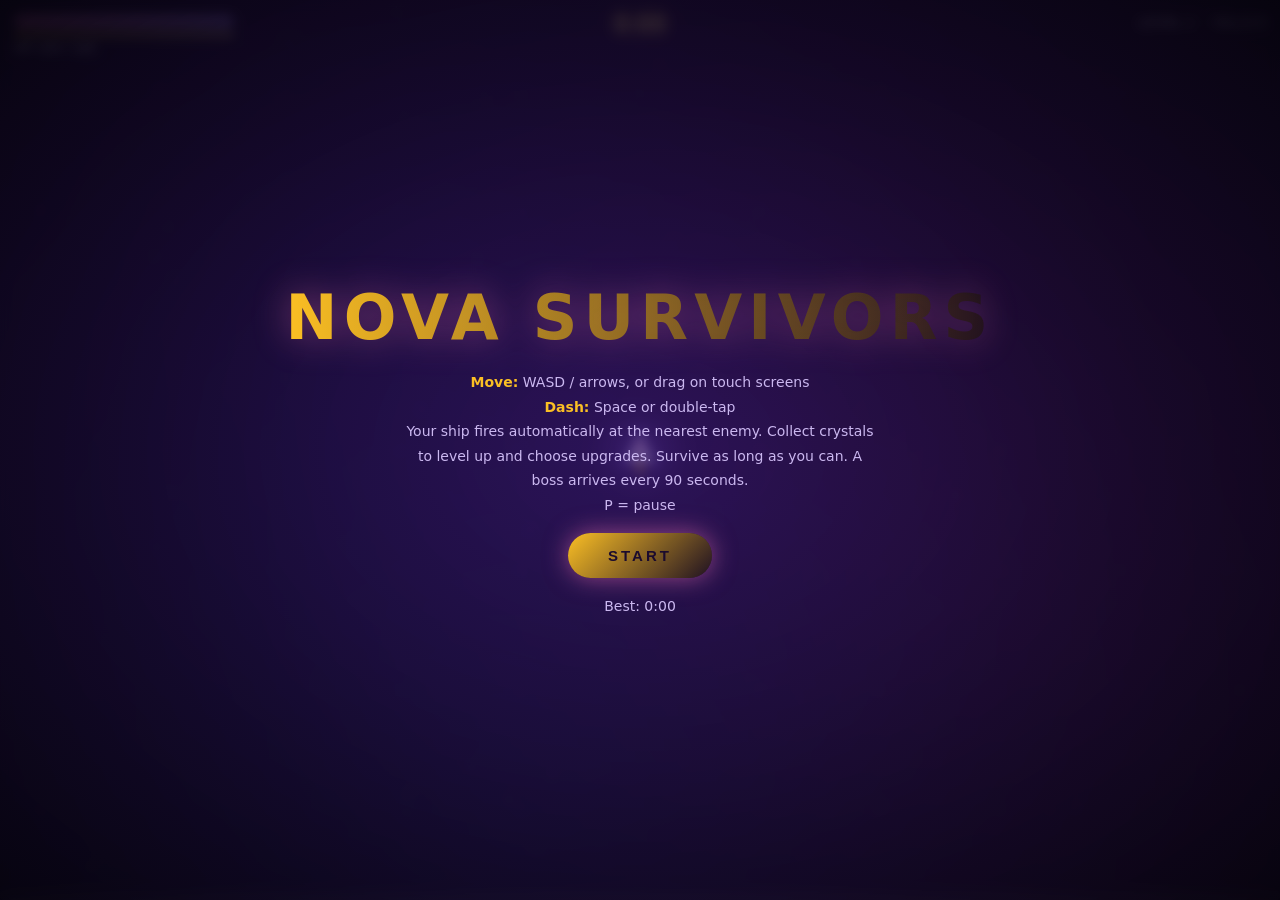
<file: index8.html>
<!DOCTYPE html>
<html lang="en">

<head>
  <meta charset="utf-8">
  <meta name="viewport" content="width=device-width, initial-scale=1, user-scalable=no">
  <title>Nova Survivors</title>
  <style>
    :root {
      --a: #a78bfa;
      --b: #1c1112b9;
      --c: #fbbf24;
      --ink: #f3eeff
    }

    html,
    body {
      margin: 0;
      height: 100%;
      background: #07040f;
      overflow: hidden;
      color: var(--ink);
      font-family: "Trebuchet MS", "Segoe UI", system-ui, sans-serif;
      touch-action: none;
      user-select: none
    }

    canvas {
      display: block;
      width: 100%;
      height: 100%
    }

    #ov {
      position: fixed;
      inset: 0;
      display: flex;
      flex-direction: column;
      align-items: center;
      justify-content: center;
      gap: 16px;
      padding: 16px;
      text-align: center;
      background: radial-gradient(ellipse at center, rgba(46, 18, 92, .72), rgba(7, 4, 15, .94));
      backdrop-filter: blur(6px)
    }

    #ov>* {
      animation: rise .55s cubic-bezier(.2, .8, .2, 1) both
    }

    #ov>*:nth-child(2) {
      animation-delay: .08s
    }

    #ov>*:nth-child(3) {
      animation-delay: .16s
    }

    #ov>*:nth-child(4) {
      animation-delay: .24s
    }

    #ov h1 {
      margin: 0;
      font-size: clamp(30px, 7vw, 62px);
      font-weight: 900;
      letter-spacing: .1em;
      text-transform: uppercase;
      background: linear-gradient(90deg, var(--c), var(--b), var(--a), var(--c));
      background-size: 300% 100%;
      -webkit-background-clip: text;
      background-clip: text;
      -webkit-text-fill-color: transparent;
      filter: drop-shadow(0 0 18px rgba(244, 114, 182, .45));
      animation: rise .55s both, flow 6s linear infinite
    }

    #ov p {
      margin: 0;
      font-size: 14px;
      line-height: 1.75;
      color: #cbb8f0;
      max-width: 480px
    }

    #ov p b {
      color: var(--c)
    }

    .btn {
      position: relative;
      overflow: hidden;
      border: 0;
      border-radius: 999px;
      padding: 14px 40px;
      cursor: pointer;
      background: linear-gradient(135deg, var(--c), var(--b));
      color: #1b0b2e;
      font: 800 15px "Trebuchet MS", sans-serif;
      letter-spacing: .2em;
      text-transform: uppercase;
      box-shadow: 0 0 24px rgba(244, 114, 182, .55);
      transition: transform .2s, box-shadow .2s
    }

    .btn::after {
      content: "";
      position: absolute;
      inset: 0;
      background: linear-gradient(100deg, transparent 30%, rgba(255, 255, 255, .65) 50%, transparent 70%);
      transform: translateX(-120%);
      animation: shine 2.8s infinite
    }

    .btn:hover {
      transform: scale(1.07);
      box-shadow: 0 0 40px rgba(251, 191, 36, .75)
    }

    .cards {
      display: flex;
      gap: 14px;
      flex-wrap: wrap;
      justify-content: center
    }

    .card {
      width: 176px;
      padding: 18px 14px;
      border-radius: 18px;
      border: 2px solid transparent;
      cursor: pointer;
      color: inherit;
      font: inherit;
      background: linear-gradient(#1a1030, #1a1030) padding-box, linear-gradient(135deg, var(--a), var(--b), var(--c)) border-box;
      animation: pop .5s cubic-bezier(.2, 1.4, .4, 1) both;
      transition: transform .2s, box-shadow .2s
    }

    .card:nth-child(2) {
      animation-delay: .1s
    }

    .card:nth-child(3) {
      animation-delay: .2s
    }

    .card:hover {
      transform: translateY(-8px) scale(1.04);
      box-shadow: 0 10px 34px rgba(167, 139, 250, .6)
    }

    .card b {
      display: block;
      color: var(--c);
      margin-bottom: 8px;
      font-size: 15px
    }

    .card span {
      font-size: 12.5px;
      color: #d9ccf5;
      line-height: 1.5
    }

    .hidden {
      display: none !important
    }

    @keyframes rise {
      from {
        opacity: 0;
        transform: translateY(22px)
      }

      to {
        opacity: 1;
        transform: none
      }
    }

    @keyframes pop {
      from {
        opacity: 0;
        transform: translateY(30px) scale(.8)
      }

      to {
        opacity: 1;
        transform: none
      }
    }

    @keyframes flow {
      to {
        background-position: 300% 0
      }
    }

    @keyframes shine {
      to {
        transform: translateX(120%)
      }
    }
    button{
      background: #000;
      font-size: 100%;
    }
  </style>
</head>

<body>
  <canvas id="c"></canvas>
  <div id="ov"></div>

  <script>
    const cv = document.getElementById('c'), cx = cv.getContext('2d'), ov = document.getElementById('ov');
    let W, H;
    function rs() { const d = Math.min(devicePixelRatio || 1, 2); W = innerWidth; H = innerHeight; cv.width = W * d; cv.height = H * d; cx.setTransform(d, 0, 0, d, 0, 0); }
    addEventListener('resize', rs); rs();
    const R = (a, b) => a + Math.random() * (b - a), D = (a, b, c, d) => Math.hypot(a - c, b - d);
    let best = 0; try { best = +localStorage.getItem('nsBest') || 0 } catch (e) { }
    const stars = Array.from({ length: 110 }, () => ({ x: Math.random(), y: Math.random(), z: R(.15, .6) }));
    let st = 'menu', tt = 0, G, A = null, choices = [];
    function beep(f, d, t = 'square', v = .03) { try { A = A || new (window.AudioContext || window.webkitAudioContext)(); A.resume(); const o = A.createOscillator(), g = A.createGain(), n = A.currentTime; o.type = t; o.frequency.setValueAtTime(f, n); o.frequency.exponentialRampToValueAtTime(Math.max(30, f / 2), n + d); g.gain.setValueAtTime(v, n); g.gain.exponentialRampToValueAtTime(.001, n + d); o.connect(g); g.connect(A.destination); o.start(); o.stop(n + d); } catch (e) { } }

    // ---- upgrades ----
    const UP = [
      ['Plasma Core', '+25% damage', P => P.dmg *= 1.25],
      ['Rapid Fire', '+20% fire rate', P => P.rate *= 1.2],
      ['Multishot', '+1 projectile', P => P.multi++],
      ['Piercing Rounds', 'Shots pierce +1 enemy', P => P.pierce++],
      ['Thrusters', '+12% move speed', P => P.spd *= 1.12],
      ['Hull Plating', '+30 max HP & heal 30', P => { P.max += 30; P.hp = Math.min(P.max, P.hp + 30) }],
      ['Magnet', '+50% pickup range', P => P.pick *= 1.5],
      ['Orbit Blades', '+1 spinning blade', P => P.orb++],
      ['Nova Pulse', 'Periodic shockwave (stacks)', P => P.nova++],
      ['Repair Drones', '+1 HP regen per second', P => P.regen++]
    ];
    const T = {
      sw: { r: 9, hp: 2, sp: 125, dmg: 8, c: '#ff3d9a', xp: 1 },
      br: { r: 20, hp: 14, sp: 60, dmg: 16, c: '#ff9a3d', xp: 4 },
      sh: { r: 12, hp: 6, sp: 75, dmg: 8, c: '#b36bff', xp: 3 },
      B: { r: 48, hp: 320, sp: 55, dmg: 25, c: '#ff4d4d', xp: 40 }
    };

    // ---- game ----
    function newGame() {
      G = {
        t: 0, k: 0, sp: 1, boss: 90, shake: 0, e: [], b: [], eb: [], g: [], fx: [],
        P: { x: 0, y: 0, dx: 0, dy: -1, hp: 100, max: 100, spd: 230, dmg: 1, rate: 2.2, multi: 1, pierce: 0, cool: 0, pick: 90, dashT: 0, dashCd: 0, inv: 0, orb: 0, nova: 0, novaT: 3, regen: 0, xp: 0, need: 5, lv: 1, fa: -1.57 }
      };
    }
    newGame();
    function show(html) { ov.innerHTML = html; ov.classList.remove('hidden'); }
    function hide() { ov.classList.add('hidden'); }
    function menu() { st = 'menu'; show('<h1>Nova Survivors</h1><p><b>Move:</b> WASD / arrows, or drag on touch screens<br><b>Dash:</b> Space or double-tap<br>Your ship fires automatically at the nearest enemy. Collect crystals to level up and choose upgrades. Survive as long as you can. A boss arrives every 90 seconds.<br>P = pause</p><button class="btn" id="go">Start</button><p>Best: ' + fmt(best) + '</p>'); document.getElementById('go').onclick = start; }
    function start() { newGame(); st = 'play'; hide(); }
    function fmt(s) { s = Math.floor(s); return Math.floor(s / 60) + ':' + String(s % 60).padStart(2, '0'); }
    function pause() { if (st === 'play') { st = 'pause'; show('<h1>Paused</h1><button class="btn" id="go">Resume</button>'); document.getElementById('go').onclick = pause; } else if (st === 'pause') { st = 'play'; hide(); } }
    function over() {
      st = 'over'; if (G.t > best) { best = G.t; try { localStorage.setItem('nsBest', best) } catch (e) { } }
      show('<h1>Destroyed</h1><p>Survived ' + fmt(G.t) + ' · Level ' + G.P.lv + ' · Kills ' + G.k + '<br>Best: ' + fmt(best) + '</p><button class="btn" id="go">Try again</button>'); document.getElementById('go').onclick = start;
    }
    function levelUp() {
      st = 'up'; const pool = UP.map((u, i) => i); choices = [];
      while (choices.length < 3) { choices.push(pool.splice(Math.floor(Math.random() * pool.length), 1)[0]); }
      show('<h1>Level ' + G.P.lv + '</h1><p>Choose an upgrade (or press 1 / 2 / 3)</p><div class="cards">' + choices.map((c, i) => '<button class="card" data-i="' + i + '"><b>' + (i + 1) + '. ' + UP[c][0] + '</b><span>' + UP[c][1] + '</span></button>').join('') + '</div>');
      ov.querySelectorAll('.card').forEach(b => b.onclick = () => pick(+b.dataset.i));
    }
    function pick(i) {
      if (st !== 'up') return; UP[choices[i]][2](G.P); beep(700, .2, 'sine', .05); st = 'play'; hide();
      if (G.P.xp >= G.P.need) { G.P.xp -= G.P.need; G.P.lv++; G.P.need = Math.floor(G.P.need * 1.35 + 3); levelUp(); }
    }

    // ---- input ----
    const keys = {}, joy = { on: 0, id: null, ox: 0, oy: 0, cx: 0, cy: 0, x: 0, y: 0 }; let lastTap = 0, dashReq = 0;
    const kd = (...c) => c.some(k => keys[k]) ? 1 : 0;
    addEventListener('keydown', e => {
      keys[e.code] = 1;
      if (e.code === 'KeyP' || e.code === 'Escape') pause();
      if (e.code === 'Space') { dashReq = 1; e.preventDefault(); }
      if (st === 'up' && '123'.includes(e.key) && e.key) pick(+e.key - 1);
      if (e.code === 'Enter' && (st === 'menu' || st === 'over')) start();
      if (e.code.startsWith('Arrow')) e.preventDefault();
    });
    addEventListener('keyup', e => keys[e.code] = 0);
    cv.addEventListener('pointerdown', e => { if (st !== 'play') return; const n = performance.now(); if (n - lastTap < 280) dashReq = 1; lastTap = n; joy.on = 1; joy.id = e.pointerId; joy.ox = joy.cx = e.clientX; joy.oy = joy.cy = e.clientY; joy.x = joy.y = 0; });
    addEventListener('pointermove', e => { if (!joy.on || e.pointerId !== joy.id) return; joy.cx = e.clientX; joy.cy = e.clientY; const dx = joy.cx - joy.ox, dy = joy.cy - joy.oy, m = Math.hypot(dx, dy), k = Math.min(m, 70) / 70; joy.x = m ? dx / m * k : 0; joy.y = m ? dy / m * k : 0; });
    addEventListener('pointerup', e => { if (e.pointerId === joy.id) { joy.on = 0; joy.x = joy.y = 0; } });
    document.addEventListener('visibilitychange', () => { if (document.hidden && st === 'play') pause(); });

    // ---- helpers ----
    function boom(x, y, c, n) { for (let i = 0; i < n; i++) { const a = R(0, 6.28), v = R(40, 220); G.fx.push({ x, y, vx: Math.cos(a) * v, vy: Math.sin(a) * v, l: R(.3, .7), m: .7, c, s: R(1.5, 3.5) }); } }
    function spawn(type) {
      const P = G.P, t = G.t, r = Math.random();
      type = type || (t > 60 && r < .15 ? 'sh' : t > 25 && r < .35 ? 'br' : 'sw');
      const d = T[type], a = R(0, 6.28), dist = Math.max(W, H) * .65, s = 1 + t / 100;
      G.e.push({ k: type, x: P.x + Math.cos(a) * dist, y: P.y + Math.sin(a) * dist, r: d.r, hp: d.hp * s * (type === 'B' ? 1 + t / 200 : 1), sp: d.sp * (1 + t / 600), dmg: d.dmg, c: d.c, xp: d.xp, fl: 0, bc: 0, cd: R(1, 2.5), ang: 0 });
    }
    function hurtE(e, d) {
      e.hp -= d; e.fl = .08; if (e.hp <= 0 && !e.dead) {
        e.dead = 1; G.k++; boom(e.x, e.y, e.c, e.k === 'B' ? 60 : 8);
        const n = e.k === 'B' ? 12 : 1; for (let i = 0; i < n; i++)G.g.push({ x: e.x + R(-20, 20) * (n > 1), y: e.y + R(-20, 20) * (n > 1), v: e.xp / (n > 1 ? 6 : 1) });
        if (e.k === 'B') { G.shake = .6; beep(60, .5, 'sawtooth', .08); } else beep(120, .08, 'sawtooth', .02);
      }
    }
    function hurtP(d) { const P = G.P; if (P.inv > 0) return; P.hp -= d; P.inv = .6; G.shake = .3; boom(P.x, P.y, '#fff', 12); beep(90, .25, 'sawtooth', .06); if (P.hp <= 0) over(); }

    // ---- update ----
    function update(dt) {
      const P = G.P; G.t += dt;
      let ix = kd('KeyD', 'ArrowRight') - kd('KeyA', 'ArrowLeft'), iy = kd('KeyS', 'ArrowDown') - kd('KeyW', 'ArrowUp');
      if (joy.on) { ix = joy.x; iy = joy.y; }
      const m = Math.hypot(ix, iy); if (m > 1) { ix /= m; iy /= m; }
      if (m > .1) { P.dx = ix / m; P.dy = iy / m; }
      if (dashReq && P.dashCd <= 0) { P.dashT = .18; P.dashCd = 1.3; P.inv = Math.max(P.inv, .3); beep(400, .12, 'triangle', .04); }
      dashReq = 0;
      const spd = P.dashT > 0 ? P.spd * 3.2 : P.spd, mx = P.dashT > 0 ? P.dx : ix, my = P.dashT > 0 ? P.dy : iy;
      P.x += mx * spd * dt; P.y += my * spd * dt;
      for (const k of ['dashT', 'dashCd', 'inv']) P[k] = Math.max(0, P[k] - dt);
      G.shake = Math.max(0, G.shake - dt);
      P.hp = Math.min(P.max, P.hp + P.regen * dt);
      // auto fire
      P.cool -= dt;
      if (P.cool <= 0) {
        let t = null, bd = 650;
        for (const e of G.e) { const d = D(e.x, e.y, P.x, P.y); if (d < bd) { bd = d; t = e; } }
        if (t) {
          const a = Math.atan2(t.y - P.y, t.x - P.x); P.fa = a; P.cool = 1 / P.rate;
          for (let i = 0; i < P.multi; i++) { const aa = a + (i - (P.multi - 1) / 2) * .15; G.b.push({ x: P.x, y: P.y, vx: Math.cos(aa) * 640, vy: Math.sin(aa) * 640, l: 1.1, p: P.pierce, h: new Set() }); }
          beep(900, .04, 'square', .008);
        }
      }
      // spawning
      G.sp -= dt;
      if (G.sp <= 0 && G.e.length < 240) { G.sp = Math.max(.1, .8 - G.t * .004); const n = 1 + Math.floor(G.t / 45); for (let i = 0; i < n; i++)spawn(); }
      if (G.t >= G.boss) { G.boss += 90; spawn('B'); }
      // enemies
      for (const e of G.e) {
        const a = Math.atan2(P.y - e.y, P.x - e.x), d = D(e.x, e.y, P.x, P.y); e.ang = a; e.fl = Math.max(0, e.fl - dt); e.bc -= dt; e.cd -= dt;
        if (e.k === 'sh') {
          const k = d > 260 ? 1 : -.4; e.x += Math.cos(a) * e.sp * k * dt + Math.cos(a + 1.57) * 30 * dt; e.y += Math.sin(a) * e.sp * k * dt + Math.sin(a + 1.57) * 30 * dt;
          if (e.cd <= 0) { e.cd = 2.2; G.eb.push({ x: e.x, y: e.y, vx: Math.cos(a) * 210, vy: Math.sin(a) * 210, l: 4, d: 8 }); }
        } else {
          e.x += Math.cos(a) * e.sp * dt; e.y += Math.sin(a) * e.sp * dt;
          if (e.k === 'B' && e.cd <= 0) { e.cd = 2.2; for (let i = 0; i < 14; i++) { const b = i / 14 * 6.283 + G.t; G.eb.push({ x: e.x, y: e.y, vx: Math.cos(b) * 180, vy: Math.sin(b) * 180, l: 5, d: 10 }); } }
        }
        if (d < e.r + 11) hurtP(e.dmg);
      }
      // player bullets
      for (const b of G.b) {
        b.x += b.vx * dt; b.y += b.vy * dt; b.l -= dt;
        for (const e of G.e) {
          if (e.dead || b.h.has(e) || D(e.x, e.y, b.x, b.y) > e.r + 4) continue;
          b.h.add(e); hurtE(e, 3 * P.dmg); if (b.p-- <= 0) { b.l = 0; break; }
        }
      }
      // orbit blades
      for (let i = 0; i < P.orb; i++) {
        const a = G.t * 3.2 + i * 6.283 / P.orb, bx = P.x + Math.cos(a) * 72, by = P.y + Math.sin(a) * 72;
        for (const e of G.e) if (!e.dead && e.bc <= 0 && D(e.x, e.y, bx, by) < e.r + 9) { e.bc = .3; hurtE(e, 5 * P.dmg); }
      }
      // nova
      if (P.nova > 0) {
        P.novaT -= dt; if (P.novaT <= 0) {
          P.novaT = Math.max(2, 6 - P.nova * .6); const rad = 140 + P.nova * 25;
          G.fx.push({ ring: 1, x: P.x, y: P.y, r: 0, max: rad, l: .4, m: .4 }); beep(200, .3, 'sine', .05);
          for (const e of G.e) if (!e.dead && D(e.x, e.y, P.x, P.y) < rad + e.r) hurtE(e, (6 + 5 * P.nova) * P.dmg);
        }
      }
      // enemy bullets
      for (const b of G.eb) { b.x += b.vx * dt; b.y += b.vy * dt; b.l -= dt; if (D(b.x, b.y, P.x, P.y) < 14) { b.l = 0; hurtP(b.d); } }
      // gems
      for (const g of G.g) {
        const d = D(g.x, g.y, P.x, P.y);
        if (d < P.pick) { const a = Math.atan2(P.y - g.y, P.x - g.x); g.x += Math.cos(a) * 420 * dt; g.y += Math.sin(a) * 420 * dt; }
        if (d < 16) {
          g.dead = 1; P.xp += g.v; beep(1000, .05, 'sine', .015);
          if (P.xp >= P.need && st === 'play') { P.xp -= P.need; P.lv++; P.need = Math.floor(P.need * 1.35 + 3); levelUp(); }
        }
      }
      for (const f of G.fx) { if (f.ring) { f.r = f.max * (1 - f.l / f.m); } else { f.x += f.vx * dt; f.y += f.vy * dt; } f.l -= dt; }
      G.e = G.e.filter(e => !e.dead); G.b = G.b.filter(b => b.l > 0); G.eb = G.eb.filter(b => b.l > 0); G.g = G.g.filter(g => !g.dead); G.fx = G.fx.filter(f => f.l > 0);
    }

    // ---- draw ----
    const GS = {}, trail = [];
    function glow(c) { if (GS[c]) return GS[c]; const k = document.createElement('canvas'); k.width = k.height = 64; const g = k.getContext('2d'), r = g.createRadialGradient(32, 32, 0, 32, 32, 32); r.addColorStop(0, c); r.addColorStop(.35, c + '66'); r.addColorStop(1, c + '00'); g.fillStyle = r; g.fillRect(0, 0, 64, 64); return GS[c] = k; }
    function gl(x, y, s, c, a) { cx.globalAlpha = a; cx.drawImage(glow(c), x - s, y - s, s * 2, s * 2); cx.globalAlpha = 1; }
    function rr(x, y, w, h, r) { cx.beginPath(); if (cx.roundRect) cx.roundRect(x, y, w, h, r); else cx.rect(x, y, w, h); }
    function bar(x, y, w, h, f, c1, c2) {
      cx.fillStyle = 'rgba(255,255,255,.1)'; rr(x, y, w, h, h / 2); cx.fill();
      if (f > 0) { const g = cx.createLinearGradient(x, 0, x + w, 0); g.addColorStop(0, c1); g.addColorStop(1, c2); cx.fillStyle = g; rr(x, y, Math.max(h, w * Math.min(1, f)), h, h / 2); cx.fill(); }
    }
    function draw() {
      const P = G.P, dd = st === 'play' ? 1 / 60 : 0;
      cx.fillStyle = '#07040f'; cx.fillRect(0, 0, W, H);
      // drifting nebula
      const M = Math.max(W, H), neb = [['#5b21b6', .25, .3], ['#be185d', .8, .7], ['#1d4ed8', .45, .95]];
      neb.forEach((n, i) => {
        const x = n[1] * W - P.x * .04 + Math.sin(tt * .12 + i * 2) * 70, y = n[2] * H - P.y * .04 + Math.cos(tt * .1 + i) * 50;
        const g = cx.createRadialGradient(x, y, 0, x, y, M * .65); g.addColorStop(0, n[0] + '55'); g.addColorStop(1, n[0] + '00'); cx.fillStyle = g; cx.fillRect(0, 0, W, H);
      });
      // twinkling stars
      cx.fillStyle = '#fff';
      for (const s of stars) { cx.globalAlpha = Math.min(1, .2 + s.z + Math.sin(tt * 2.5 + s.x * 60) * .25); cx.fillRect((((s.x * W - P.x * s.z) % W) + W) % W, (((s.y * H - P.y * s.z) % H) + H) % H, s.z * 3.2, s.z * 3.2); }
      cx.globalAlpha = 1;
      cx.save();
      const sk = G.shake * 12; cx.translate(W / 2 - P.x + R(-sk, sk), H / 2 - P.y + R(-sk, sk));
      // dot grid
      cx.fillStyle = 'rgba(167,139,250,.22)';
      const gx = Math.floor((P.x - W / 2) / 120) * 120, gy = Math.floor((P.y - H / 2) / 120) * 120;
      for (let x = gx; x < P.x + W / 2 + 120; x += 120)for (let y = gy; y < P.y + H / 2 + 120; y += 120)cx.fillRect(x - 1.5, y - 1.5, 3, 3);
      // engine trail
      if (G.t < .2) trail.length = 0;
      if (dd && (P.dashT > 0 || Math.random() < .6)) trail.push({ x: P.x + R(-3, 3), y: P.y + R(-3, 3), l: P.dashT > 0 ? .5 : .35, m: P.dashT > 0 ? .5 : .35 });
      for (const t of trail) t.l -= dd;
      for (let i = trail.length - 1; i >= 0; i--)if (trail[i].l <= 0) trail.splice(i, 1);
      cx.globalCompositeOperation = 'lighter';
      for (const t of trail) gl(t.x, t.y, 8 + 10 * t.l / t.m, '#fbbf24', t.l / t.m * .6);
      // gems
      for (const g of G.g) gl(g.x, g.y + Math.sin(tt * 4 + g.x) * 2, 16, '#4ade80', .7);
      // enemy glow
      for (const e of G.e) { e.age = (e.age || 0) + dd; gl(e.x, e.y, e.r * 2.6 * (1 + .15 * Math.sin(tt * 6 + e.x * .01)), e.c, .55); }
      cx.globalCompositeOperation = 'source-over';
      cx.fillStyle = '#bbf7d0';
      for (const g of G.g) { cx.save(); cx.translate(g.x, g.y + Math.sin(tt * 4 + g.x) * 2); cx.rotate(tt * 2 + g.x); cx.beginPath(); cx.moveTo(0, -6); cx.lineTo(4, 0); cx.lineTo(0, 6); cx.lineTo(-4, 0); cx.fill(); cx.restore(); }
      // enemies
      for (const e of G.e) {
        const sc = Math.min(1, e.age * 4);
        cx.save(); cx.translate(e.x, e.y); cx.rotate(e.ang); cx.scale(sc, sc);
        cx.fillStyle = e.fl > 0 ? '#fff' : '#12081f'; cx.strokeStyle = e.c; cx.lineWidth = 2.5; cx.beginPath();
        if (e.k === 'sw') { cx.moveTo(e.r, 0); cx.lineTo(-e.r, -e.r * .8); cx.lineTo(-e.r * .5, 0); cx.lineTo(-e.r, e.r * .8); }
        else if (e.k === 'br') { cx.rect(-e.r, -e.r, e.r * 2, e.r * 2); }
        else if (e.k === 'sh') { cx.moveTo(e.r, 0); cx.lineTo(0, e.r); cx.lineTo(-e.r, 0); cx.lineTo(0, -e.r); }
        else { for (let i = 0; i < 8; i++) { const a = i / 8 * 6.283; cx[i ? 'lineTo' : 'moveTo'](Math.cos(a) * e.r, Math.sin(a) * e.r); } }
        cx.closePath(); cx.fill(); cx.stroke();
        cx.fillStyle = e.fl > 0 ? e.c : '#fff'; cx.beginPath(); cx.arc(0, 0, e.r * .25, 0, 6.28); cx.fill();
        cx.restore();
        if (e.k === 'B') { for (let i = 0; i < 6; i++) { const a = tt * 2 + i * 1.047; cx.fillStyle = e.c; cx.beginPath(); cx.arc(e.x + Math.cos(a) * (e.r + 12), e.y + Math.sin(a) * (e.r + 12), 4, 0, 6.28); cx.fill(); } }
      }
      // bullets (comets)
      cx.globalCompositeOperation = 'lighter'; cx.lineCap = 'round'; cx.strokeStyle = '#c4b5fd'; cx.lineWidth = 4;
      for (const b of G.b) { cx.beginPath(); cx.moveTo(b.x, b.y); cx.lineTo(b.x - b.vx * .04, b.y - b.vy * .04); cx.stroke(); gl(b.x, b.y, 10, '#a78bfa', .8); }
      for (const b of G.eb) gl(b.x, b.y, 15, '#ff4d6d', .95);
      cx.globalCompositeOperation = 'source-over';
      cx.fillStyle = '#fff';
      for (const b of G.eb) { cx.beginPath(); cx.arc(b.x, b.y, 3, 0, 6.28); cx.fill(); }
      // orbit blades
      if (P.orb > 0) { cx.strokeStyle = 'rgba(251,191,36,.18)'; cx.lineWidth = 2; cx.beginPath(); cx.arc(P.x, P.y, 72, 0, 6.28); cx.stroke(); }
      for (let i = 0; i < P.orb; i++) {
        const a = G.t * 3.2 + i * 6.283 / P.orb, bx = P.x + Math.cos(a) * 72, by = P.y + Math.sin(a) * 72;
        cx.globalCompositeOperation = 'lighter'; gl(bx, by, 22, '#fbbf24', .8); cx.globalCompositeOperation = 'source-over';
        cx.save(); cx.translate(bx, by); cx.rotate(a * 2); cx.fillStyle = '#fde68a'; cx.fillRect(-10, -3, 20, 6); cx.restore();
      }
      // player
      if (!(P.inv > 0 && Math.floor(tt * 14) % 2)) {
        cx.globalCompositeOperation = 'lighter'; gl(P.x, P.y, 46 + Math.sin(tt * 4) * 4, '#a78bfa', .4); cx.globalCompositeOperation = 'source-over';
        cx.save(); cx.translate(P.x, P.y); cx.rotate(P.fa + Math.PI / 2);
        const fl = P.dashT > 0 ? 30 : 12 + R(0, 8);
        cx.fillStyle = '#fbbf24'; cx.beginPath(); cx.moveTo(-6, 10); cx.lineTo(0, 10 + fl); cx.lineTo(6, 10); cx.fill();
        cx.fillStyle = '#fff'; cx.beginPath(); cx.moveTo(-3, 10); cx.lineTo(0, 10 + fl * .55); cx.lineTo(3, 10); cx.fill();
        cx.fillStyle = P.dashT > 0 ? '#fff' : '#ede9fe'; cx.strokeStyle = '#a78bfa'; cx.lineWidth = 2;
        cx.beginPath(); cx.moveTo(0, -20); cx.lineTo(7, -2); cx.lineTo(17, 14); cx.lineTo(5, 9); cx.lineTo(0, 13); cx.lineTo(-5, 9); cx.lineTo(-17, 14); cx.lineTo(-7, -2); cx.closePath(); cx.fill(); cx.stroke();
        cx.fillStyle = '#f472b6'; cx.beginPath(); cx.arc(0, -3, 3.2, 0, 6.28); cx.fill(); cx.restore();
      }
      // particles & shockwaves
      cx.globalCompositeOperation = 'lighter';
      for (const f of G.fx) {
        const al = Math.max(0, f.l / f.m);
        if (f.ring) { cx.globalAlpha = al; cx.strokeStyle = '#fbbf24'; cx.lineWidth = 5; cx.beginPath(); cx.arc(f.x, f.y, f.r, 0, 6.28); cx.stroke(); cx.strokeStyle = '#f472b6'; cx.lineWidth = 14; cx.globalAlpha = al * .3; cx.stroke(); cx.globalAlpha = 1; }
        else gl(f.x, f.y, f.s * 4, f.c, al);
      }
      cx.globalCompositeOperation = 'source-over'; cx.globalAlpha = 1;
      // boss health
      for (const e of G.e) if (e.k === 'B') { const mh = T.B.hp * (1 + G.t / 100) * (1 + G.t / 200); bar(e.x - 45, e.y - e.r - 24, 90, 7, e.hp / mh, '#fb7185', '#ef4444'); }
      cx.restore();
      // vignette + damage flash
      const v = cx.createRadialGradient(W / 2, H / 2, Math.min(W, H) * .35, W / 2, H / 2, Math.max(W, H) * .75);
      v.addColorStop(0, 'rgba(0,0,0,0)'); v.addColorStop(1, 'rgba(0,0,0,.65)'); cx.fillStyle = v; cx.fillRect(0, 0, W, H);
      if (P.inv > .35) { cx.fillStyle = 'rgba(255,40,80,' + ((P.inv - .35) * 1.2) + ')'; cx.fillRect(0, 0, W, H); }
      // joystick
      if (joy.on && st === 'play') { cx.strokeStyle = 'rgba(167,139,250,.5)'; cx.lineWidth = 3; cx.beginPath(); cx.arc(joy.ox, joy.oy, 70, 0, 6.28); cx.stroke(); cx.fillStyle = 'rgba(244,114,182,.45)'; cx.beginPath(); cx.arc(joy.ox + joy.x * 70, joy.oy + joy.y * 70, 24, 0, 6.28); cx.fill(); }
      // HUD
      cx.textBaseline = 'top'; cx.font = 'bold 14px "Trebuchet MS",sans-serif';
      bar(14, 14, 220, 14, P.hp / P.max, P.hp < P.max * .3 ? '#ef4444' : '#f472b6', P.hp < P.max * .3 ? '#fb7185' : '#a78bfa');
      bar(14, 32, 220, 5, 1 - P.dashCd / 1.3, '#fbbf24', '#fde68a');
      cx.fillStyle = '#f3eeff'; cx.textAlign = 'left'; cx.fillText('HP ' + Math.ceil(P.hp) + ' / ' + P.max, 14, 42);
      bar(0, H - 9, W, 9, P.xp / P.need, '#a78bfa', '#fbbf24');
      cx.shadowColor = '#fbbf24'; cx.shadowBlur = 14; cx.fillStyle = '#fde68a'; cx.font = 'bold 26px "Trebuchet MS",sans-serif'; cx.textAlign = 'center'; cx.fillText(fmt(G.t), W / 2, 12);
      cx.shadowBlur = 0; cx.font = 'bold 14px "Trebuchet MS",sans-serif'; cx.fillStyle = '#f3eeff'; cx.textAlign = 'right'; cx.fillText('LEVEL ' + P.lv + '  ·  KILLS ' + G.k, W - 14, 16);
      const bw = G.boss - G.t;
      if (st === 'play' && bw > 0 && bw < 5) { cx.globalAlpha = .5 + .5 * Math.sin(tt * 10); cx.fillStyle = '#fb7185'; cx.shadowColor = '#ef4444'; cx.shadowBlur = 16; cx.font = 'bold 24px "Trebuchet MS",sans-serif'; cx.textAlign = 'center'; cx.fillText('WARNING: BOSS INCOMING', W / 2, H * .2); cx.shadowBlur = 0; cx.globalAlpha = 1; }
    }

    // ---- loop ----
    let last = performance.now();
    function loop(n) { const dt = Math.min((n - last) / 1000, .033); last = n; tt += dt; if (st === 'play') update(dt); draw(); requestAnimationFrame(loop); }
    menu(); requestAnimationFrame(loop);
  </script>
</body>

</html>
</file>
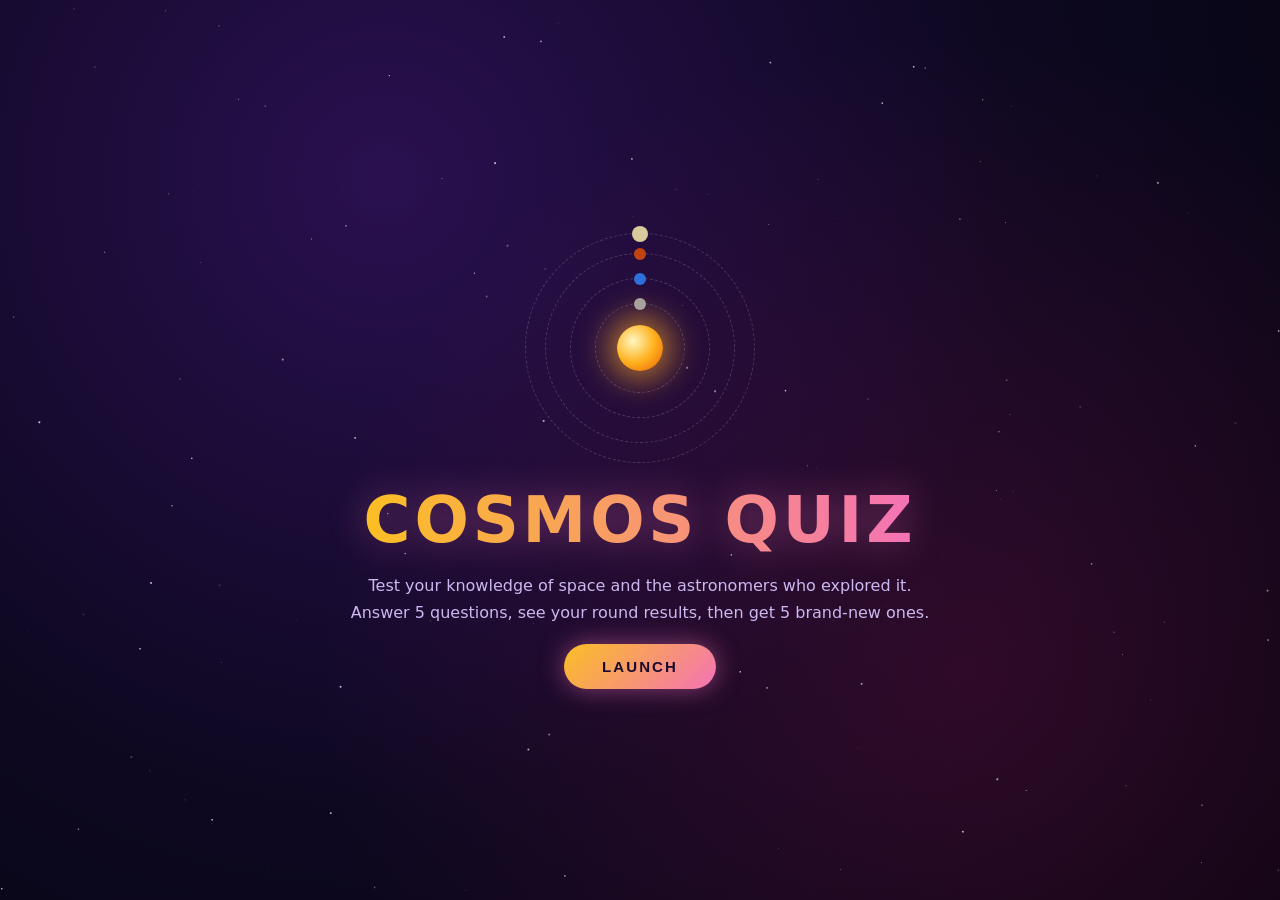
<file: index9.html>
<!DOCTYPE html>
<html lang="en">

<head>
  <meta charset="utf-8">
  <meta name="viewport" content="width=device-width, initial-scale=1">
  <title>Cosmos Quiz</title>
  <style>
    :root {
      --a: #a78bfa;
      --b: #f472b6;
      --c: #fbbf24;
      --ok: #4ade80;
      --bad: #fb7185;
      --ink: #f3eeff
    }

    * {
      box-sizing: border-box
    }

    html,
    body {
      margin: 0;
      min-height: 100%;
      background: #07040f;
      color: var(--ink);
      font-family: "Segoe UI", "Trebuchet MS", system-ui, sans-serif
    }

    #bg {
      position: fixed;
      inset: 0;
      width: 100%;
      height: 100%;
      z-index: 0
    }

    #fx {
      position: fixed;
      inset: 0;
      pointer-events: none;
      z-index: 9;
      overflow: hidden
    }

    #fx i {
      position: absolute;
      top: -20px;
      width: 9px;
      height: 14px;
      animation: fall linear forwards
    }

    @keyframes fall {
      to {
        transform: translateY(110vh) rotate(720deg)
      }
    }

    #hud {
      position: fixed;
      top: 0;
      left: 0;
      right: 0;
      z-index: 5;
      display: flex;
      justify-content: center;
      gap: 28px;
      padding: 14px;
      font-size: 14px;
      color: #cbb8f0;
      background: linear-gradient(#07040fee, transparent);
      transition: .4s
    }

    #hud b {
      color: var(--c);
      font-size: 17px
    }

    .hide {
      opacity: 0;
      pointer-events: none;
      transform: translateY(-20px)
    }

    main {
      position: relative;
      z-index: 2;
      min-height: 100vh;
      display: flex;
      align-items: center;
      justify-content: center;
      padding: 70px 16px 30px
    }

    .screen {
      display: none;
      flex-direction: column;
      align-items: center;
      text-align: center;
      gap: 18px;
      width: min(640px, 100%)
    }

    .screen.on {
      display: flex;
      animation: enter .6s cubic-bezier(.2, .8, .2, 1)
    }

    @keyframes enter {
      from {
        opacity: 0;
        transform: translateY(30px) scale(.97)
      }

      to {
        opacity: 1;
        transform: none
      }
    }

    h1,
    h2 {
      margin: 0
    }

    .title {
      font-size: clamp(34px, 8vw, 64px);
      font-weight: 900;
      letter-spacing: .06em;
      text-transform: uppercase;
      line-height: 1.05;
      background: linear-gradient(90deg, var(--c), var(--b), var(--a), var(--c));
      background-size: 300% 100%;
      -webkit-background-clip: text;
      background-clip: text;
      -webkit-text-fill-color: transparent;
      animation: flow 6s linear infinite;
      filter: drop-shadow(0 0 18px rgba(244, 114, 182, .4))
    }

    @keyframes flow {
      to {
        background-position: 300% 0
      }
    }

    p {
      margin: 0;
      color: #cbb8f0;
      line-height: 1.7
    }

    .btn {
      position: relative;
      overflow: hidden;
      border: 0;
      border-radius: 999px;
      padding: 14px 38px;
      cursor: pointer;
      background: linear-gradient(135deg, var(--c), var(--b));
      color: #1b0b2e;
      font: 800 15px "Segoe UI", sans-serif;
      letter-spacing: .14em;
      text-transform: uppercase;
      box-shadow: 0 0 24px rgba(244, 114, 182, .5);
      transition: transform .2s, box-shadow .2s
    }

    .btn::after {
      content: "";
      position: absolute;
      inset: 0;
      background: linear-gradient(100deg, transparent 30%, rgba(255, 255, 255, .6) 50%, transparent 70%);
      transform: translateX(-120%);
      animation: shine 2.8s infinite
    }

    @keyframes shine {
      to {
        transform: translateX(120%)
      }
    }

    .btn:hover {
      transform: scale(1.06);
      box-shadow: 0 0 40px rgba(251, 191, 36, .7)
    }

    .btn.ghost {
      background: transparent;
      color: var(--a);
      border: 1px solid var(--a);
      box-shadow: none
    }

    .btn.ghost::after {
      display: none
    }

    .row {
      display: flex;
      gap: 12px;
      flex-wrap: wrap;
      justify-content: center
    }

    /* solar system on start */
    .solar {
      position: relative;
      width: 230px;
      height: 230px;
      margin-bottom: 6px
    }

    .sun {
      position: absolute;
      inset: 92px;
      border-radius: 50%;
      background: radial-gradient(circle at 35% 35%, #fff7c2, #ffb21f 50%, #e85d04);
      box-shadow: 0 0 30px 10px rgba(255, 170, 40, .6);
      animation: pulse 3s ease-in-out infinite alternate
    }

    @keyframes pulse {
      to {
        box-shadow: 0 0 46px 18px rgba(255, 170, 40, .75)
      }
    }

    .ring {
      position: absolute;
      left: 50%;
      top: 50%;
      border: 1px dashed rgba(255, 255, 255, .18);
      border-radius: 50%;
      transform: translate(-50%, -50%) rotate(0);
      animation: spin linear infinite
    }

    @keyframes spin {
      to {
        transform: translate(-50%, -50%) rotate(360deg)
      }
    }

    .ring i {
      position: absolute;
      top: -6px;
      left: 50%;
      width: 12px;
      height: 12px;
      margin-left: -6px;
      border-radius: 50%
    }

    /* quiz card */
    .card {
      width: 100%;
      padding: 26px 22px;
      border-radius: 24px;
      border: 1.5px solid transparent;
      text-align: left;
      background: linear-gradient(rgba(20, 12, 40, .82), rgba(20, 12, 40, .82)) padding-box, linear-gradient(135deg, var(--a), var(--b), var(--c)) border-box;
      backdrop-filter: blur(10px);
      box-shadow: 0 20px 60px rgba(0, 0, 0, .5)
    }

    .card.in {
      animation: cardin .55s cubic-bezier(.2, 1.1, .3, 1)
    }

    @keyframes cardin {
      from {
        opacity: 0;
        transform: translateX(60px) rotate(2deg)
      }

      to {
        opacity: 1;
        transform: none
      }
    }

    .meta {
      display: flex;
      justify-content: space-between;
      align-items: center;
      font-size: 12px;
      letter-spacing: .14em;
      text-transform: uppercase;
      color: #cbb8f0;
      margin-bottom: 12px
    }

    .tag {
      padding: 4px 12px;
      border-radius: 99px;
      background: rgba(167, 139, 250, .2);
      color: var(--c);
      font-weight: 700
    }

    .timer {
      height: 6px;
      border-radius: 9px;
      background: rgba(255, 255, 255, .1);
      overflow: hidden;
      margin-bottom: 18px
    }

    .timer div {
      height: 100%;
      width: 100%;
      background: linear-gradient(90deg, var(--a), var(--b));
      transition: width .1s linear, background .3s
    }

    .timer.low div {
      background: linear-gradient(90deg, var(--bad), #f97316)
    }

    #qt {
      font-size: clamp(19px, 4.6vw, 25px);
      line-height: 1.4;
      margin-bottom: 18px
    }

    .opts {
      display: grid;
      gap: 10px
    }

    .opt {
      display: flex;
      align-items: center;
      gap: 14px;
      padding: 13px 16px;
      border-radius: 14px;
      border: 1.5px solid rgba(167, 139, 250, .35);
      background: rgba(255, 255, 255, .04);
      color: inherit;
      font: inherit;
      font-size: 16px;
      text-align: left;
      cursor: pointer;
      transition: transform .2s, border-color .2s, background .2s;
      animation: optin .5s both
    }

    .opt:nth-child(2) {
      animation-delay: .07s
    }

    .opt:nth-child(3) {
      animation-delay: .14s
    }

    .opt:nth-child(4) {
      animation-delay: .21s
    }

    @keyframes optin {
      from {
        opacity: 0;
        transform: translateY(16px)
      }

      to {
        opacity: 1;
        transform: none
      }
    }

    .opt b {
      flex: none;
      width: 30px;
      height: 30px;
      border-radius: 50%;
      display: grid;
      place-items: center;
      background: rgba(167, 139, 250, .25);
      color: var(--c);
      font-size: 14px
    }

    .opt:hover:not(:disabled) {
      transform: translateX(6px);
      border-color: var(--c);
      background: rgba(251, 191, 36, .08)
    }

    .opt:disabled {
      cursor: default
    }

    .opt.ok {
      border-color: var(--ok);
      background: rgba(74, 222, 128, .15);
      animation: glow .7s
    }

    .opt.ok b {
      background: var(--ok);
      color: #052e16
    }

    .opt.bad {
      border-color: var(--bad);
      background: rgba(251, 113, 133, .15);
      animation: shake .45s
    }

    .opt.bad b {
      background: var(--bad);
      color: #4c0519
    }

    .opt.dim {
      opacity: .4
    }

    @keyframes shake {
      25% {
        transform: translateX(-9px)
      }

      50% {
        transform: translateX(9px)
      }

      75% {
        transform: translateX(-5px)
      }
    }

    @keyframes glow {
      0% {
        box-shadow: 0 0 0 0 rgba(74, 222, 128, .7)
      }

      100% {
        box-shadow: 0 0 0 22px rgba(74, 222, 128, 0)
      }
    }

    .fb {
      display: none;
      margin-top: 16px;
      padding: 14px;
      border-radius: 14px;
      background: rgba(255, 255, 255, .05);
      font-size: 14px;
      line-height: 1.6;
      color: #e2d8fb;
      animation: optin .4s both
    }

    .fb.on {
      display: block
    }

    .fb h3 {
      margin: 0 0 4px;
      font-size: 16px
    }

    .fb .btn {
      margin-top: 12px;
      padding: 11px 28px;
      font-size: 13px
    }

    .dots {
      display: flex;
      gap: 8px;
      justify-content: center
    }

    .dots i {
      width: 12px;
      height: 12px;
      border-radius: 50%;
      background: rgba(255, 255, 255, .15);
      transition: .3s
    }

    .dots i.cur {
      background: var(--c);
      transform: scale(1.3)
    }

    .dots i.ok {
      background: var(--ok)
    }

    .dots i.bad {
      background: var(--bad)
    }

    /* round result */
    .ringwrap {
      position: relative;
      width: 170px;
      height: 170px
    }

    .ringwrap svg {
      width: 100%;
      height: 100%;
      transform: rotate(-90deg)
    }

    .ringwrap circle {
      fill: none;
      stroke-width: 10;
      stroke-linecap: round
    }

    .ringwrap .bgc {
      stroke: rgba(255, 255, 255, .1)
    }

    .ringwrap .fgc {
      stroke: url(#g);
      stroke-dasharray: 339.3;
      stroke-dashoffset: 339.3;
      transition: stroke-dashoffset 1.4s cubic-bezier(.2, .8, .2, 1) .3s;
      filter: drop-shadow(0 0 8px var(--b))
    }

    .ringwrap .num {
      position: absolute;
      inset: 0;
      display: grid;
      place-items: center;
      font-size: 42px;
      font-weight: 900;
      color: var(--c)
    }

    .ringwrap .num small {
      display: block;
      font-size: 13px;
      font-weight: 600;
      color: #cbb8f0;
      text-align: center;
      margin-top: -6px
    }

    .stars {
      font-size: 34px;
      letter-spacing: 6px;
      color: rgba(255, 255, 255, .15)
    }

    .stars span {
      display: inline-block
    }

    .stars span.on {
      color: var(--c);
      text-shadow: 0 0 14px var(--c);
      animation: starpop .6s cubic-bezier(.2, 1.8, .4, 1) both
    }

    @keyframes starpop {
      from {
        transform: scale(0) rotate(-90deg)
      }

      to {
        transform: none
      }
    }

    .rank {
      font-size: 24px;
      font-weight: 800;
      color: var(--b)
    }

    .list {
      width: 100%;
      display: grid;
      gap: 8px;
      text-align: left
    }

    .list div {
      display: flex;
      gap: 10px;
      align-items: center;
      padding: 10px 14px;
      border-radius: 12px;
      background: rgba(255, 255, 255, .05);
      font-size: 14px;
      animation: optin .5s both
    }

    .list div:nth-child(2) {
      animation-delay: .08s
    }

    .list div:nth-child(3) {
      animation-delay: .16s
    }

    .list div:nth-child(4) {
      animation-delay: .24s
    }

    .list div:nth-child(5) {
      animation-delay: .32s
    }

    .list em {
      flex: none;
      font-style: normal;
      font-weight: 800
    }

    .list .ok em {
      color: var(--ok)
    }

    .list .bad em {
      color: var(--bad)
    }

    .stats {
      display: flex;
      gap: 26px;
      justify-content: center;
      color: #cbb8f0;
      font-size: 13px;
      text-transform: uppercase;
      letter-spacing: .1em
    }

    .stats b {
      display: block;
      font-size: 24px;
      color: var(--c);
      letter-spacing: 0
    }
  </style>
</head>

<body>
  <canvas id="bg"></canvas>
  <div id="fx"></div>
  <header id="hud" class="hide">
    <div>Round <b id="hr">1</b></div>
    <div>Score <b id="hs">0</b></div>
    <div>Streak <b id="hk">0</b></div>
  </header>
  <main>
    <section id="start" class="screen on">
      <div class="solar">
        <div class="sun"></div>
        <div class="ring" style="width:90px;height:90px;animation-duration:5s"><i style="background:#a8a39c"></i></div>
        <div class="ring" style="width:140px;height:140px;animation-duration:9s"><i style="background:#2f6fdb"></i>
        </div>
        <div class="ring" style="width:190px;height:190px;animation-duration:14s"><i style="background:#c1440e"></i>
        </div>
        <div class="ring" style="width:230px;height:230px;animation-duration:22s"><i
            style="background:#d8ca9d;width:16px;height:16px;margin-left:-8px;top:-8px"></i></div>
      </div>
      <h1 class="title">Cosmos Quiz</h1>
      <p>Test your knowledge of space and the astronomers who explored it.<br>Answer 5 questions, see your round
        results, then get 5 brand-new ones.</p>
      <button class="btn" id="startBtn">Launch</button>
      <p id="bestLine"></p>
    </section>
    <section id="quiz" class="screen">
      <div class="dots" id="dots"></div>
      <div class="card in" id="card">
        <div class="meta"><span class="tag" id="cat"></span><span id="qn"></span><span id="sec"></span></div>
        <div class="timer" id="timer">
          <div></div>
        </div>
        <h2 id="qt"></h2>
        <div class="opts" id="opts"></div>
        <div class="fb" id="fb">
          <h3 id="fbh"></h3><span id="fbt"></span><br><button class="btn" id="nextBtn">Next</button>
        </div>
      </div>
    </section>
    <section id="round" class="screen">
      <h1 class="title" style="font-size:clamp(26px,6vw,40px)" id="rtitle">Round Complete</h1>
      <div class="ringwrap">
        <svg viewBox="0 0 120 120">
          <defs>
            <linearGradient id="g" x1="0" y1="0" x2="1" y2="1">
              <stop offset="0" stop-color="#fbbf24" />
              <stop offset="1" stop-color="#f472b6" />
            </linearGradient>
          </defs>
          <circle class="bgc" cx="60" cy="60" r="54" />
          <circle class="fgc" id="fgc" cx="60" cy="60" r="54" />
        </svg>
        <div class="num">
          <div><span id="rnum">0</span>/5<small>correct</small></div>
        </div>
      </div>
      <div class="stars" id="rstars"></div>
      <div class="rank" id="rrank"></div>
      <div class="stats">
        <div><b id="rpts">0</b>round points</div>
        <div><b id="rtot">0</b>total score</div>
      </div>
      <div class="list" id="rlist"></div>
      <div class="row"><button class="btn" id="moreBtn">Next 5 questions</button><button class="btn ghost"
          id="endBtn">Finish quiz</button></div>
    </section>
    <section id="final" class="screen">
      <h1 class="title">Mission Complete</h1>
      <div class="rank" id="frank"></div>
      <div class="stats">
        <div><b id="fscore">0</b>final score</div>
        <div><b id="facc">0%</b>accuracy</div>
        <div><b id="fbest">0</b>best score</div>
      </div>
      <p id="fmsg"></p>
      <button class="btn" id="againBtn">Play again</button>
    </section>
  </main>
  <script>
    // category, question, options, correct index, fun fact
    const Q = [
      ["Space", "Which planet has the most known moons?", ["Jupiter", "Saturn", "Uranus", "Neptune"], 1, "Saturn has well over 100 confirmed moons, and new ones keep being found."],
      ["Space", "Which is the hottest planet in the solar system?", ["Mercury", "Venus", "Mars", "Jupiter"], 1, "Venus's thick carbon dioxide atmosphere traps heat, keeping the surface around 465°C."],
      ["Space", "What is the closest star to Earth?", ["Proxima Centauri", "Sirius", "The Sun", "Alpha Centauri A"], 2, "The Sun is about 150 million km away. The next closest star is over 4 light-years away."],
      ["Space", "About how long does sunlight take to reach Earth?", ["8 seconds", "8 minutes", "8 hours", "8 days"], 1, "Sunlight takes roughly 8 minutes and 20 seconds to travel to us."],
      ["Space", "Which is the largest planet in our solar system?", ["Saturn", "Neptune", "Jupiter", "Earth"], 2, "Jupiter is so big that more than 1,300 Earths could fit inside it."],
      ["Space", "What is Olympus Mons on Mars?", ["A deep canyon", "The largest volcano known in the solar system", "A giant crater", "A polar ice cap"], 1, "Olympus Mons is about three times taller than Mount Everest."],
      ["Space", "What is a light-year a unit of?", ["Time", "Speed", "Distance", "Brightness"], 2, "One light-year is the distance light travels in a year, about 9.46 trillion km."],
      ["Space", "Which planet is called the Red Planet?", ["Venus", "Mars", "Mercury", "Saturn"], 1, "Iron oxide, basically rust, gives Mars its red color."],
      ["Space", "What is the name of our galaxy?", ["Andromeda", "Triangulum", "Milky Way", "Whirlpool"], 2, "The Milky Way holds hundreds of billions of stars."],
      ["Space", "What is the boundary around a black hole called, beyond which nothing can escape?", ["Photon sphere", "Event horizon", "Singularity", "Accretion disk"], 1, "Past the event horizon even light cannot get out."],
      ["Space", "Which planet rotates on its side?", ["Uranus", "Neptune", "Venus", "Mars"], 0, "Uranus is tilted by about 98 degrees, so it rolls around the Sun like a ball."],
      ["Space", "What is Jupiter's Great Red Spot?", ["A volcano", "A giant storm", "An ocean", "A crater"], 1, "The storm has raged for at least a few hundred years and is larger than Earth."],
      ["Astronomers", "Who first used a telescope to discover Jupiter's four large moons in 1610?", ["Galileo Galilei", "Johannes Kepler", "Isaac Newton", "Tycho Brahe"], 0, "Those moons, Io, Europa, Ganymede and Callisto, are called the Galilean moons."],
      ["Astronomers", "Who proposed that the Earth orbits the Sun in his 1543 book?", ["Ptolemy", "Nicolaus Copernicus", "Aristotle", "Galileo"], 1, "Copernicus's heliocentric model started the Scientific Revolution in astronomy."],
      ["Astronomers", "Who discovered the three laws of planetary motion?", ["Johannes Kepler", "Edmond Halley", "Carl Sagan", "Edwin Hubble"], 0, "Kepler showed that planets move in ellipses, not perfect circles."],
      ["Astronomers", "Which astronomer showed in 1929 that the universe is expanding?", ["Edwin Hubble", "Fred Hoyle", "Stephen Hawking", "Clyde Tombaugh"], 0, "Hubble found that distant galaxies are moving away, and the faster, the farther they are."],
      ["Astronomers", "Who discovered the planet Uranus in 1781?", ["William Herschel", "Percival Lowell", "Giovanni Cassini", "Galileo"], 0, "Herschel was the first person to discover a planet with a telescope."],
      ["Astronomers", "Who discovered Pluto in 1930?", ["Clyde Tombaugh", "Edwin Hubble", "Carl Sagan", "Gerard Kuiper"], 0, "Tombaugh found Pluto by comparing photographic plates night after night."],
      ["Astronomers", "Who developed the theory of general relativity in 1915?", ["Isaac Newton", "Albert Einstein", "Niels Bohr", "Max Planck"], 1, "General relativity describes gravity as the curving of space and time."],
      ["Astronomers", "Which astronomer discovered that stars are made mostly of hydrogen and helium?", ["Cecilia Payne-Gaposchkin", "Annie Jump Cannon", "Vera Rubin", "Caroline Herschel"], 0, "Her 1925 thesis was called one of the most brilliant in astronomy, yet it was doubted at first."],
      ["Astronomers", "Which astronomer correctly predicted the return of a famous comet in 1758?", ["Edmond Halley", "Tycho Brahe", "Ptolemy", "Johannes Kepler"], 0, "The comet now carries his name and returns about every 76 years."],
      ["Astronomers", "Who discovered the first pulsars in 1967?", ["Jocelyn Bell Burnell", "Vera Rubin", "Henrietta Leavitt", "Carolyn Shoemaker"], 0, "Pulsars are rapidly spinning neutron stars that sweep beams of radio waves across space."],
      ["Astronomers", "Who formulated the law of universal gravitation?", ["Isaac Newton", "Galileo Galilei", "Johannes Kepler", "Robert Hooke"], 0, "Newton showed that the force pulling an apple down also keeps the Moon in orbit."],
      ["Astronomers", "Which ancient Greek scholar estimated the size of the Earth around 240 BC?", ["Eratosthenes", "Pythagoras", "Plato", "Euclid"], 0, "He compared shadows in two Egyptian cities and got a result close to the real value."],
      ["Astronomers", "Whose discovery of the period-luminosity relation of Cepheid stars helped measure cosmic distances?", ["Henrietta Leavitt", "Maria Mitchell", "Jocelyn Bell Burnell", "Carl Sagan"], 0, "Hubble later used her method to measure the distance to the Andromeda galaxy."],
      ["Astronomers", "Who is credited with describing Saturn's rings as a thin flat ring and discovering the moon Titan?", ["Christiaan Huygens", "Giovanni Cassini", "William Herschel", "Galileo Galilei"], 0, "Huygens found Titan in 1655."],
      ["Astronomers", "Which astronomer hosted the famous TV series Cosmos in 1980?", ["Neil Armstrong", "Carl Sagan", "Patrick Moore", "Brian Cox"], 1, "Sagan's series inspired millions of people to take an interest in science."],
      ["Space", "Which space telescope launched in December 2021?", ["Hubble", "Kepler", "James Webb", "Spitzer"], 2, "The James Webb Space Telescope observes the universe mainly in infrared light."],
      ["Space", "What was the first artificial satellite, launched in 1957?", ["Explorer 1", "Sputnik 1", "Vostok 1", "Apollo 1"], 1, "Sputnik 1 began the space age and the space race."],
      ["Space", "Who was the first human to travel into space?", ["Neil Armstrong", "Alan Shepard", "Yuri Gagarin", "Buzz Aldrin"], 2, "Gagarin orbited Earth on 12 April 1961, a flight of about 108 minutes."]
    ];
    const $ = s => document.querySelector(s);
    let pool, round, qi, cur, res, opts, locked, score, streak, rpts, totalOk, totalQ, timeLeft, tm;
    let best = 0; try { best = +localStorage.getItem('cqBest') || 0 } catch (e) { }
    const shuf = a => { for (let i = a.length - 1; i > 0; i--) { const j = Math.random() * (i + 1) | 0;[a[i], a[j]] = [a[j], a[i]] } return a };
    const go = id => { document.querySelectorAll('.screen').forEach(s => s.classList.toggle('on', s.id === id)); $('#hud').classList.toggle('hide', id === 'start'); scrollTo(0, 0); };
    function countUp(el, to, ms = 900) { const t0 = performance.now(); (function f(n) { const k = Math.min(1, (n - t0) / ms); el.textContent = Math.round(to * (1 - Math.pow(1 - k, 3))); if (k < 1) requestAnimationFrame(f) })(t0) }
    function confetti() {
      const f = $('#fx'), cols = ['#fbbf24', '#f472b6', '#a78bfa', '#4ade80', '#60a5fa'];
      for (let i = 0; i < 70; i++) { const e = document.createElement('i'); e.style.left = Math.random() * 100 + 'vw'; e.style.background = cols[i % 5]; e.style.animationDuration = (2 + Math.random() * 2.5) + 's'; e.style.animationDelay = Math.random() * .6 + 's'; e.style.borderRadius = Math.random() < .5 ? '50%' : '2px'; f.appendChild(e); setTimeout(() => e.remove(), 5500); }
    }

    function begin() { pool = shuf(Q.slice()); round = 0; score = 0; streak = 0; totalOk = 0; totalQ = 0; $('#hs').textContent = 0; $('#hk').textContent = 0; startRound(); }
    function startRound() { if (pool.length < 5) return finish(); round++; cur = pool.splice(0, 5); qi = 0; res = []; rpts = 0; $('#hr').textContent = round; go('quiz'); showQ(); }
    function showQ() {
      const q = cur[qi]; locked = false; opts = shuf(q[2].map((t, i) => ({ t, ok: i === q[3] })));
      $('#cat').textContent = q[0]; $('#qn').textContent = 'Question ' + (qi + 1) + ' of 5'; $('#qt').textContent = q[1];
      $('#dots').innerHTML = [0, 1, 2, 3, 4].map(i => '<i class="' + (i < qi ? (res[i].ok ? 'ok' : 'bad') : i === qi ? 'cur' : '') + '"></i>').join('');
      $('#opts').innerHTML = opts.map((o, i) => '<button class="opt" data-i="' + i + '"><b>' + 'ABCD'[i] + '</b>' + o.t + '</button>').join('');
      $('#opts').querySelectorAll('.opt').forEach(b => b.onclick = () => answer(+b.dataset.i));
      $('#fb').classList.remove('on');
      const c = $('#card'); c.classList.remove('in'); void c.offsetWidth; c.classList.add('in');
      timeLeft = 20; tick(); clearInterval(tm); tm = setInterval(() => { timeLeft -= .1; tick(); if (timeLeft <= 0) answer(-1); }, 100);
    }
    function tick() { const t = Math.max(0, timeLeft); $('#timer div').style.width = (t / 20 * 100) + '%'; $('#timer').classList.toggle('low', t < 6); $('#sec').textContent = Math.ceil(t) + 's'; }
    function answer(i) {
      if (locked) return; locked = true; clearInterval(tm);
      const q = cur[qi], ok = i >= 0 && opts[i].ok;
      $('#opts').querySelectorAll('.opt').forEach((b, k) => { b.disabled = true; if (opts[k].ok) b.classList.add('ok'); else if (k === i) b.classList.add('bad'); else b.classList.add('dim'); });
      let pts = 0;
      if (ok) { streak++; pts = 100 + Math.round(Math.max(0, timeLeft) / 20 * 50) + (streak > 1 ? (streak - 1) * 10 : 0); score += pts; rpts += pts; } else streak = 0;
      totalQ++; if (ok) totalOk++;
      res.push({ ok, ans: q[2][q[3]], q: q[1] });
      $('#hs').textContent = score; $('#hk').textContent = streak;
      $('#dots').children[qi].className = ok ? 'ok' : 'bad';
      $('#fbh').textContent = ok ? 'Correct! +' + pts + ' points' : (i < 0 ? 'Time is up!' : 'Not quite.') + ' Answer: ' + q[2][q[3]];
      $('#fbh').style.color = ok ? '#4ade80' : '#fb7185';
      $('#fbt').textContent = q[4]; $('#nextBtn').textContent = qi < 4 ? 'Next question' : 'See round results';
      $('#fb').classList.add('on');
      if (ok) beepOk();
    }
    function next() { qi++; if (qi < 5) showQ(); else showRound(); }
    function rankOf(n) { return n === 5 ? 'Cosmic Genius' : n === 4 ? 'Astronomer' : n === 3 ? 'Stargazer' : n === 2 ? 'Space Cadet' : 'Rookie Explorer'; }
    function showRound() {
      const n = res.filter(r => r.ok).length; go('round');
      $('#rtitle').textContent = 'Round ' + round + ' Complete';
      $('#rrank').textContent = rankOf(n); $('#rtot').textContent = score; countUp($('#rpts'), rpts);
      $('#rnum').textContent = 0; countUp($('#rnum'), n, 1200);
      const fg = $('#fgc'); fg.style.transition = 'none'; fg.style.strokeDashoffset = 339.3; void fg.getBoundingClientRect(); fg.style.transition = ''; fg.style.strokeDashoffset = 339.3 * (1 - n / 5);
      const stars = n >= 5 ? 3 : n >= 3 ? 2 : n >= 1 ? 1 : 0;
      $('#rstars').innerHTML = [0, 1, 2].map(i => '<span class="' + (i < stars ? 'on' : '') + '" style="animation-delay:' + (.6 + i * .3) + 's">★</span>').join('');
      $('#rlist').innerHTML = res.map(r => '<div class="' + (r.ok ? 'ok' : 'bad') + '"><em>' + (r.ok ? '✓' : '✗') + '</em><span>' + r.ans + '</span></div>').join('');
      const more = pool.length >= 5; $('#moreBtn').style.display = more ? '' : 'none';
      if (!more) $('#endBtn').textContent = 'See final results'; else $('#endBtn').textContent = 'Finish quiz';
      if (n >= 4) setTimeout(confetti, 500);
    }
    function finish() {
      go('final'); const acc = totalQ ? Math.round(totalOk / totalQ * 100) : 0;
      const nb = score > best; if (nb) { best = score; try { localStorage.setItem('cqBest', best) } catch (e) { } }
      countUp($('#fscore'), score, 1400); $('#facc').textContent = acc + '%'; $('#fbest').textContent = best;
      $('#frank').textContent = acc >= 90 ? 'Legendary Astronomer' : acc >= 70 ? 'Seasoned Astronomer' : acc >= 50 ? 'Rising Star' : 'Curious Explorer';
      $('#fmsg').textContent = (nb ? 'New best score! ' : '') + 'You answered ' + totalOk + ' of ' + totalQ + ' questions correctly over ' + round + ' round' + (round > 1 ? 's' : '') + '.';
      if (acc >= 70) setTimeout(confetti, 400);
    }
    $('#startBtn').onclick = begin; $('#againBtn').onclick = begin; $('#nextBtn').onclick = next; $('#moreBtn').onclick = startRound; $('#endBtn').onclick = finish;
    $('#bestLine').textContent = best ? 'Best score: ' + best : '';
    addEventListener('keydown', e => {
      if ($('#quiz').classList.contains('on')) {
        if (!locked && '1234'.includes(e.key) && e.key) answer(+e.key - 1);
        else if (!locked && /^[a-d]$/i.test(e.key)) answer('abcd'.indexOf(e.key.toLowerCase()));
        else if (locked && (e.key === 'Enter' || e.key === ' ')) { e.preventDefault(); next(); }
      }
    });
    let A = null; function beepOk() { try { A = A || new (window.AudioContext || window.webkitAudioContext)(); const o = A.createOscillator(), g = A.createGain(), n = A.currentTime; o.type = 'sine'; o.frequency.setValueAtTime(660, n); o.frequency.exponentialRampToValueAtTime(990, n + .12); g.gain.setValueAtTime(.05, n); g.gain.exponentialRampToValueAtTime(.001, n + .25); o.connect(g); g.connect(A.destination); o.start(); o.stop(n + .25); } catch (e) { } }
    // starfield with shooting stars
    const cv = $('#bg'), cx = cv.getContext('2d'); let W, H; const st = Array.from({ length: 140 }, () => ({ x: Math.random(), y: Math.random(), z: Math.random() * 1.6 + .3, p: Math.random() * 6 })); let sh = [];
    function rs() { const d = Math.min(devicePixelRatio || 1, 2); W = innerWidth; H = innerHeight; cv.width = W * d; cv.height = H * d; cx.setTransform(d, 0, 0, d, 0, 0); } addEventListener('resize', rs); rs();
    (function loop(t) {
      t /= 1000; const g = cx.createRadialGradient(W * .3, H * .2, 0, W * .3, H * .2, Math.max(W, H)); g.addColorStop(0, '#2a1050'); g.addColorStop(.5, '#0d0820'); g.addColorStop(1, '#05030c'); cx.fillStyle = g; cx.fillRect(0, 0, W, H);
      const n = cx.createRadialGradient(W * (.75 + Math.sin(t * .1) * .05), H * .75, 0, W * .75, H * .75, Math.max(W, H) * .5); n.addColorStop(0, 'rgba(190,24,93,.2)'); n.addColorStop(1, 'rgba(190,24,93,0)'); cx.fillStyle = n; cx.fillRect(0, 0, W, H);
      cx.fillStyle = '#fff'; for (const s of st) { cx.globalAlpha = .35 + .45 * Math.sin(t * s.z * 1.5 + s.p); s.y = (s.y + s.z * .00004) % 1; cx.fillRect(s.x * W, s.y * H, s.z, s.z); } cx.globalAlpha = 1;
      if (Math.random() < .008) sh.push({ x: Math.random() * W, y: Math.random() * H * .4, l: 1 });
      cx.lineCap = 'round'; for (const s of sh) { cx.strokeStyle = 'rgba(255,255,255,' + s.l + ')'; cx.lineWidth = 2; cx.beginPath(); cx.moveTo(s.x, s.y); cx.lineTo(s.x - 90 * s.l, s.y - 45 * s.l); cx.stroke(); s.x += 9; s.y += 4.5; s.l -= .02; }
      sh = sh.filter(s => s.l > 0); requestAnimationFrame(loop);
    })(0);
  </script>
</body>

</html>
</file>
<file: style3.css>
/* ===== PREMIUM BLACK LOGIN THEME ===== */
* {
    margin: 0;
    padding: 0;
    box-sizing: border-box;
    font-family: 'Segoe UI', Tahoma, Geneva, Verdana, sans-serif;
}

:root {
    --bg: #050505;
    --card: #101014;
    --purple: #8b5cf6;
    --blue: #6366f1;
    --text: #ffffff;
    --muted: #9999aa;
    --border: rgba(255, 255, 255, 0.09);
}

html {
    scroll-behavior: smooth;
}

body {
    background:
        radial-gradient(ellipse at 15% 20%, #241044 0%, transparent 35%),
        radial-gradient(ellipse at 85% 80%, #111b45 0%, transparent 35%),
        var(--bg);
    color: var(--text);
    display: flex;
    justify-content: center;
    align-items: center;
    min-height: 100vh;
    padding: 25px;
    overflow-x: hidden;
    position: relative;
}

/* ===== ANIMATED BACKGROUND ===== */
body::before,
body::after {
    content: "";
    position: fixed;
    width: 320px;
    height: 320px;
    border-radius: 50%;
    filter: blur(100px);
    opacity: 0.23;
    pointer-events: none;
    z-index: 0;
}

body::before {
    background: #7c3aed;
    top: -100px;
    left: -100px;
    animation: floatOne 9s ease-in-out infinite alternate;
}

body::after {
    background: #2563eb;
    right: -100px;
    bottom: -100px;
    animation: floatTwo 11s ease-in-out infinite alternate;
}

@keyframes floatOne {
    from {
        transform: translate(0, 0);
    }
    to {
        transform: translate(130px, 100px);
    }
}

@keyframes floatTwo {
    from {
        transform: translate(0, 0);
    }
    to {
        transform: translate(-120px, -90px);
    }
}

/* ===== MAIN LOGIN CARD ===== */
.login-container {
    display: flex;
    position: relative;
    z-index: 1;
    width: 900px;
    min-height: 530px;
    background: rgba(15, 15, 20, 0.88);
    border: 1px solid rgba(255, 255, 255, 0.1);
    border-radius: 24px;
    overflow: hidden;

    box-shadow:
        0 30px 90px rgba(0, 0, 0, 0.65),
        0 0 40px rgba(124, 58, 237, 0.08);

    backdrop-filter: blur(20px);
    animation: cardEnter 0.9s cubic-bezier(.2, .8, .2, 1) both;
    transition: box-shadow 0.4s ease;
}

.login-container:hover {
    box-shadow:
        0 30px 100px rgba(0, 0, 0, 0.7),
        0 0 45px rgba(124, 58, 237, 0.15);
}

@keyframes cardEnter {
    from {
        opacity: 0;
        transform: translateY(35px) scale(0.97);
    }
    to {
        opacity: 1;
        transform: translateY(0) scale(1);
    }
}

/* ===== LEFT BRAND PANEL ===== */
.login-brand {
    flex: 1;
    position: relative;
    overflow: hidden;
    background: linear-gradient(145deg, #21103d, #10132e 55%, #111827);
    color: rgb(220, 177, 177);
    display: flex;
    justify-content: center;
    align-items: center;
    padding: 45px 35px;
    text-align: center;
}

/* Decorative glowing circle */
.login-brand::before {
    content: "";
    position: absolute;
    width: 260px;
    height: 260px;
    border-radius: 50%;
    border: 1px solid rgba(167, 139, 250, 0.25);
    box-shadow:
        0 0 35px rgba(139, 92, 246, 0.1),
        inset 0 0 35px rgba(139, 92, 246, 0.08);
    animation: orbitPulse 5s ease-in-out infinite;
}

.login-brand::after {
    content: "";
    position: absolute;
    width: 190px;
    height: 190px;
    border-radius: 50%;
    border: 1px dashed rgba(129, 140, 248, 0.3);
    animation: rotateOrbit 22s linear infinite;
}

@keyframes orbitPulse {
    0%, 100% {
        transform: scale(0.94);
        opacity: 0.55;
    }
    50% {
        transform: scale(1.06);
        opacity: 1;
    }
}

@keyframes rotateOrbit {
    to {
        transform: rotate(360deg);
    }
}

.brand-content {
    position: relative;
    z-index: 2;
    animation: contentEnter 1s 0.2s both;
}

@keyframes contentEnter {
    from {
        opacity: 0;
        transform: translateY(20px);
    }
    to {
        opacity: 1;
        transform: translateY(0);
    }
}

.brand-content h2 {
    font-size: clamp(26px, 3vw, 34px);
    letter-spacing: -1px;
    line-height: 1.25;
    margin-bottom: 18px;
    background: linear-gradient(90deg, #ffffff, #c4b5fd, #93c5fd);
    -webkit-background-clip: text;
    background-clip: text;
    color: transparent;
}

.brand-content p {
    font-size: 14px;
    line-height: 1.9;
    color: #c1c1d5;
    max-width: 290px;
    margin: auto;
}

/* ===== RIGHT FORM SECTION ===== */
.login-form-section {
    flex: 1.2;
    display: flex;
    justify-content: center;
    align-items: center;
    padding: 45px;
    background: rgba(10, 10, 14, 0.65);
}

.login-form {
    width: 100%;
    max-width: 340px;
    animation: contentEnter 0.8s 0.15s both;
}

.login-form h2 {
    font-size: 29px;
    color: #ffffff;
    letter-spacing: -0.8px;
    margin-bottom: 9px;
}

.subtitle {
    font-size: 13px;
    color: var(--muted);
    margin-bottom: 30px;
    line-height: 1.7;
}

/* ===== INPUT FIELDS ===== */
.input-group {
    margin-bottom: 22px;
}

.input-group label {
    display: block;
    font-size: 13px;
    font-weight: 600;
    color: #d7d7e5;
    margin-bottom: 9px;
}

.input-group input {
    width: 100%;
    padding: 14px 15px;
    background: #0b0b11;
    color: #ffffff;
    border: 1px solid #2b2b39;
    border-radius: 10px;
    font-size: 14px;
    outline: none;
    transition:
        border-color 0.3s ease,
        box-shadow 0.3s ease,
        background 0.3s ease,
        transform 0.3s ease;
}

.input-group input::placeholder {
    color: #656575;
}

.input-group input:hover {
    border-color: #49415f;
}

.input-group input:focus {
    background: #11101a;
    border-color: var(--purple);
    box-shadow:
        0 0 0 3px rgba(139, 92, 246, 0.12),
        0 0 22px rgba(139, 92, 246, 0.08);
    transform: translateY(-1px);
}

/* ===== REMEMBER AND FORGOT PASSWORD ===== */
.form-options {
    display: flex;
    justify-content: space-between;
    align-items: center;
    gap: 10px;
    font-size: 12px;
    margin-bottom: 26px;
}

.remember-me {
    color: #aaaabb;
    display: flex;
    align-items: center;
    gap: 8px;
    cursor: pointer;
}

.remember-me input {
    accent-color: var(--purple);
    cursor: pointer;
}

.forgot-password {
    color: #a78bfa;
    text-decoration: none;
    transition: color 0.3s ease;
}

.forgot-password:hover {
    color: #c4b5fd;
    text-decoration: underline;
}

/* ===== GLOWING BUTTON ===== */
.button {
    position: absolute;
    top: 80%;
    left: 480px;
    overflow: hidden;
    width: 38%;
    padding: 14px;
    border: 1px solid rgba(255, 255, 255, 0.15);
    border-radius: 10px;
    color: #110d0d;
    background: linear-gradient(110deg, #6d28d9, #4f46e5, #7c3aed);
    background-size: 200% 200%;
    font-size: 15px;
    font-weight: 700;
    cursor: pointer;
    transition:
        transform 0.3s ease,
        box-shadow 0.3s ease,
        background-position 0.4s ease;
    animation: gradientShift 5s ease infinite;
    
}

@keyframes gradientShift {
    0%, 100% {
        background-position: 0% 50%;
    }
    50% {
        background-position: 100% 50%;
    }
}

.button::before {
    content: "";
    position: absolute;
    top: 0;
    left: -120%;
    width: 70%;
    height: 100%;
    background: linear-gradient(
        90deg,
        transparent,
        rgba(255, 255, 255, 0.22),
        transparent
    );
    transform: skewX(-20deg);
    transition: left 0.6s ease;
}

.button:hover::before {
    left: 150%;
}

.button:hover {
    transform: translateY(-3px);
    box-shadow:
        0 10px 28px rgba(109, 40, 217, 0.35),
        0 0 18px rgba(99, 102, 241, 0.16);
}

.button:active {
    transform: translateY(0) scale(0.98);
}

/* Keep the button's link readable */
.submit-btn{
    position: relative;
    z-index: 1;
    display: block;
  
    text-decoration: none;
    width: 100%;
    height: 45px;
    border-radius: 10px;
       background: linear-gradient(135deg, rgba(14, 164, 233, 0.852), rgb(124, 58, 237));
    transition: 0.3s;
}
b{
    font-weight: 15px;
font-size: 200%;
}
.in{
    color: white;
    position: absolute;
    top: 83%;
    right: 25%;
}

/* ===== SIGNUP TEXT ===== */
.signup-prompt {
    text-align: center;
    font-size: 13px;
    color: #8d8d9e;
    margin-top: 25px;
}

.signup-prompt a {
    color: #a78bfa;
    text-decoration: none;
    font-weight: 700;
    transition: color 0.3s ease;
}

.signup-prompt a:hover {
    color: #c4b5fd;
    text-decoration: underline;
}

/* ===== RESPONSIVE DESIGN ===== */
@media (max-width: 768px) {
    body {
        padding: 20px;
    }

    .login-container {
        width: 100%;
        max-width: 480px;
        min-height: auto;
        flex-direction: column;
        border-radius: 20px;
    }

    .login-brand {
        min-height: 190px;
        padding: 35px 25px;
    }

    .login-brand::before {
        width: 170px;
        height: 170px;
    }

    .login-brand::after {
        width: 125px;
        height: 125px;
    }

    .brand-content h2 {
        font-size: 27px;
        margin-bottom: 10px;
    }

    .brand-content p {
        font-size: 13px;
    }

    .login-form-section {
        padding: 35px 25px;
    }
}

@media (max-width: 380px) {
    body {
        padding: 12px;
    }

    .login-form-section {
        padding: 28px 18px;
    }

    .form-options {
        font-size: 11px;
    }
}

/* ===== ACCESSIBILITY ===== */
@media (prefers-reduced-motion: reduce) {
    *,
    *::before,
    *::after {
        animation-duration: 0.01ms !important;
        animation-iteration-count: 1 !important;
        transition-duration: 0.01ms !important;
        scroll-behavior: auto !important;
    }
}
</file>
<file: style1.css>
/* Import Google Font */
@import url('https://fonts.googleapis.com/css2?family=Outfit:wght@300;400;500;600;700&display=swap');

:root {
  --bg-gradient: linear-gradient(135deg, #0f172a, #1e1b4b, #311042);
  --card-bg: rgba(255, 255, 255, 0.05);
  --card-border: rgba(255, 255, 255, 0.12);
  --text-main: #f8fafc;
  --text-muted: #94a3b8;
  --accent: #38bdf8;
  --accent-hover: #0ea5e9;
  --accent-glow: rgba(56, 189, 248, 0.35);
  --error-color: #f43f5e;
}

* {
  margin: 0;
  padding: 0;
  box-sizing: border-box;
  font-family: 'Outfit', sans-serif;
}

body {
  background: var(--bg-gradient);
  background-size: 400% 400%;
  animation: gradientBG 12s ease infinite;
  color: var(--text-main);
  min-height: 100vh;
  display: flex;
  justify-content: center;
  align-items: center;
  overflow: hidden;
  position: relative;
}

/* Ambient Floating Background Orbs for Deep Animation */
body::before, body::after {
  content: '';
  position: absolute;
  width: 350px;
  height: 350px;
  border-radius: 50%;
  z-index: -1;
  filter: blur(80px);
  animation: floatOrb 8s ease-in-out infinite alternate;
}

body::before {
  background: rgba(56, 189, 248, 0.2);
  top: -10%;
  left: -10%;
}

body::after {
  background: rgba(168, 85, 247, 0.2);
  bottom: -10%;
  right: -10%;
  animation-delay: -4s;
}

/* Main Container Layout with Entrance Animation */
.container {
  width: 100%;
  max-width: 440px;
  background: var(--card-bg);
  backdrop-filter: blur(20px);
  -webkit-backdrop-filter: blur(20px);
  border: 1px solid var(--card-border);
  border-radius: 28px;
  box-shadow: 0 16px 40px rgba(0, 0, 0, 0.4);
  padding: 40px;
  animation: slideUpFade 0.8s cubic-bezier(0.16, 1, 0.3, 1) forwards;
  transform: translateY(30px);
  opacity: 0;
}

/* Header Styling */
header {
  text-align: center;
  margin-bottom: 30px;
}

header span {
  font-size: 2rem;
  font-weight: 700;
  letter-spacing: -0.5px;
}

header span:nth-child(1) {
  color: var(--text-main);
}

header span:nth-child(2) {
  color: var(--accent);
  text-shadow: 0 0 20px var(--accent-glow);
}

header p {
  color: var(--text-muted);
  font-size: 0.95rem;
  margin-top: 8px;
}

/* Box Content */
.box > p {
  color: var(--text-muted);
  font-size: 0.9rem;
  margin-bottom: 24px;
  text-align: center;
}

/* Input Group Styles */
.input-group {
  margin-bottom: 20px;
  display: flex;
  flex-direction: column;
  gap: 8px;
}

.input-group label {
  font-size: 0.85rem;
  font-weight: 500;
  color: var(--text-main);
  letter-spacing: 0.3px;
}

.input-group input {
  background: rgba(255, 255, 255, 0.03);
  border: 1px solid var(--card-border);
  border-radius: 14px;
  padding: 14px 16px;
  font-size: 1rem;
  color: var(--text-main);
  outline: none;
  transition: all 0.3s ease;
}

.input-group input::placeholder {
  color: rgba(148, 163, 184, 0.5);
}

/* Interactive Focus Glow Animation */
.input-group input:focus {
  border-color: var(--accent);
  background: rgba(255, 255, 255, 0.07);
  box-shadow: 0 0 0 4px var(--accent-glow);
  transform: translateY(-2px);
}

/* Submit Button & Link Wrapper */
.submit-btn {
  width: 100%;
  background: linear-gradient(135deg, var(--accent), #0284c7);
  color: #0f172a;
  border: none;
  border-radius: 14px;
  padding: 15px;
  font-size: 1rem;
  font-weight: 600;
  cursor: pointer;
  box-shadow: 0 4px 15px var(--accent-glow);
  transition: all 0.3s cubic-bezier(0.4, 0, 0.2, 1);
  margin-top: 10px;
}

.submit-btn:hover {
  background: linear-gradient(135deg, #7dd3fc, var(--accent));
  box-shadow: 0 6px 25px var(--accent-glow);
  transform: translateY(-3px);
}

.submit-btn:active {
  transform: translateY(-1px);
}

/* Keyframe Animations */
@keyframes slideUpFade {
  to {
    opacity: 1;
    transform: translateY(0);
  }
}

@keyframes gradientBG {
  0% { background-position: 0% 50%; }
  50% { background-position: 100% 50%; }
  100% { background-position: 0% 50%; }
}

@keyframes floatOrb {
  0% { transform: translate(0, 0) scale(1); }
  50% { transform: translate(30px, 40px) scale(1.1); }
  100% { transform: translate(-20px, 20px) scale(0.95); }
}

/* Responsive adjustments */
@media (max-width: 480px) {
  .container {
    padding: 25px;
    margin: 15px;
    border-radius: 20px;
  }
}
</file>
<file: style2.css>
/* Import Google Font */
@import url('https://fonts.googleapis.com/css2?family=Outfit:wght@300;400;500;600;700&display=swap');

:root {
  --bg-gradient: linear-gradient(135deg, #0f172a, #1e1b4b, #311042);
  --card-bg: rgba(255, 255, 255, 0.05);
  --card-border: rgba(255, 255, 255, 0.12);
  --text-main: #f8fafc;
  --text-muted: #94a3b8;
  --accent: #38bdf8;
  --accent-hover: #0ea5e9;
  --accent-glow: rgba(56, 189, 248, 0.35);
  --error-color: #f43f5e;
}

* {
  margin: 0;
  padding: 0;
  box-sizing: border-box;
  font-family: 'Outfit', sans-serif;
}

body {
  background: var(--bg-gradient);
  background-size: 400% 400%;
  animation: gradientBG 12s ease infinite;
  color: var(--text-main);
  min-height: 100vh;
  display: flex;
  justify-content: center;
  align-items: center;
  overflow: hidden;
  position: relative;
}

/* Ambient Floating Background Orbs for Deep Animation */
body::before, body::after {
  content: '';
  position: absolute;
  width: 350px;
  height: 350px;
  border-radius: 50%;
  z-index: -1;
  filter: blur(80px);
  animation: floatOrb 8s ease-in-out infinite alternate;
}

body::before {
  background: rgba(56, 189, 248, 0.2);
  top: -10%;
  left: -10%;
}

body::after {
  background: rgba(168, 85, 247, 0.2);
  bottom: -10%;
  right: -10%;
  animation-delay: -4s;
}

/* Main Container Layout with Entrance Animation */
.container {
  width: 100%;
  max-width: 440px;
  background: var(--card-bg);
  backdrop-filter: blur(20px);
  -webkit-backdrop-filter: blur(20px);
  border: 1px solid var(--card-border);
  border-radius: 28px;
  box-shadow: 0 16px 40px rgba(0, 0, 0, 0.4);
  padding: 40px;
  animation: slideUpFade 0.8s cubic-bezier(0.16, 1, 0.3, 1) forwards;
  transform: translateY(30px);
  opacity: 0;
}

/* Header Styling */
header {
  text-align: center;
  margin-bottom: 30px;
}

header span {
  font-size: 2rem;
  font-weight: 700;
  letter-spacing: -0.5px;
}

header span:nth-child(1) {
  color: var(--text-main);
}

header span:nth-child(2) {
  color: var(--accent);
  text-shadow: 0 0 20px var(--accent-glow);
}

header p {
  color: var(--text-muted);
  font-size: 0.95rem;
  margin-top: 8px;
}

/* Box Content */
.box > p {
  color: var(--text-muted);
  font-size: 0.9rem;
  margin-bottom: 24px;
  text-align: center;
}

/* Input Group Styles */
.input-group {
  margin-bottom: 20px;
  display: flex;
  flex-direction: column;
  gap: 8px;
}

.input-group label {
  font-size: 0.85rem;
  font-weight: 500;
  color: var(--text-main);
  letter-spacing: 0.3px;
}

.input-group input {
  background: rgba(255, 255, 255, 0.03);
  border: 1px solid var(--card-border);
  border-radius: 14px;
  padding: 14px 16px;
  font-size: 1rem;
  color: var(--text-main);
  outline: none;
  transition: all 0.3s ease;
}

.input-group input::placeholder {
  color: rgba(148, 163, 184, 0.5);
}

/* Interactive Focus Glow Animation */
.input-group input:focus {
  border-color: var(--accent);
  background: rgba(255, 255, 255, 0.07);
  box-shadow: 0 0 0 4px var(--accent-glow);
  transform: translateY(-2px);
}

/* Submit Button & Link Wrapper */
.submit-btn {
  width: 100%;
  background: linear-gradient(135deg, var(--accent), #0284c7);
  color: #0f172a;
  border: none;
  border-radius: 14px;
  padding: 15px;
  font-size: 1rem;
  font-weight: 600;
  cursor: pointer;
  box-shadow: 0 4px 15px var(--accent-glow);
  transition: all 0.3s cubic-bezier(0.4, 0, 0.2, 1);
  margin-top: 10px;
}

.submit-btn:hover {
  background: linear-gradient(135deg, #7dd3fc, var(--accent));
  box-shadow: 0 6px 25px var(--accent-glow);
  transform: translateY(-3px);
}

.submit-btn:active {
  transform: translateY(-1px);
}

/* Keyframe Animations */
@keyframes slideUpFade {
  to {
    opacity: 1;
    transform: translateY(0);
  }
}

@keyframes gradientBG {
  0% { background-position: 0% 50%; }
  50% { background-position: 100% 50%; }
  100% { background-position: 0% 50%; }
}

@keyframes floatOrb {
  0% { transform: translate(0, 0) scale(1); }
  50% { transform: translate(30px, 40px) scale(1.1); }
  100% { transform: translate(-20px, 20px) scale(0.95); }
}

/* Responsive adjustments */
@media (max-width: 480px) {
  .container {
    padding: 25px;
    margin: 15px;
    border-radius: 20px;
  }
}
</file>
<file: style6.css>
:root {
    --bg: #050807;
    --panel: #0c1411;
    --green: #00ff99;
    --cyan: #00e5ff;
    --white: #f4fff9;
    --muted: #91a69b;
    --border: rgba(0,255,153,0.22);
}

* {
    margin: 0;
    padding: 0;
    box-sizing: border-box;
}

html {
    scroll-behavior: smooth;
    scroll-padding-top: 90px;
}

body {
    background: var(--bg);
    color: var(--white);
    font-family: 'Poppins', sans-serif;
    overflow-x: hidden;
}

/* Animated grid background */

body::before {
    content: "";
    position: fixed;
    inset: 0;
    background-image:
        linear-gradient(rgba(0,255,153,.045) 1px, transparent 1px),
        linear-gradient(90deg, rgba(0,255,153,.045) 1px, transparent 1px);
    background-size: 45px 45px;
    mask-image: linear-gradient(to bottom, black, transparent 90%);
    pointer-events: none;
    z-index: -2;
}

/* Moving light effect */

body::after {
    content: "";
    position: fixed;
    width: 450px;
    height: 450px;
    background: var(--green);
    filter: blur(180px);
    opacity: .09;
    border-radius: 50%;
    top: 10%;
    left: -200px;
    pointer-events: none;
    z-index: -1;
    animation: lightMove 12s ease-in-out infinite alternate;
}

@keyframes lightMove {
    from { transform: translate(0, 0); }
    to { transform: translate(300px, 180px); }
}

a {
    color: inherit;
    text-decoration: none;
}

.container {
    width: min(1120px, 90%);
    margin: auto;
}

/* =========================
   NAVIGATION
========================= */

header {
    position: sticky;
    top: 0;
    z-index: 1000;
    background: rgba(5,8,7,.85);
    backdrop-filter: blur(18px);
    border-bottom: 1px solid var(--border);
}

.navbar {
    min-height: 76px;
    display: flex;
    justify-content: space-between;
    align-items: center;
    gap: 20px;
}

.logo {
    font-family: 'Orbitron', sans-serif;
    font-size: 23px;
    font-weight: 800;
    color: var(--green);
    letter-spacing: 2px;
    text-shadow: 0 0 15px rgba(0,255,153,.6);
}

.logo span {
    color: var(--white);
}

.nav-links {
    display: flex;
    gap: 28px;
    list-style: none;
}

.nav-links a {
    font-size: 13px;
    color: var(--muted);
    transition: .3s;
    position: relative;
}

.nav-links a::after {
    content: "";
    position: absolute;
    width: 0;
    height: 2px;
    bottom: -7px;
    left: 0;
    background: var(--green);
    transition: width .3s;
}

.nav-links a:hover {
    color: var(--green);
}

.nav-links a:hover::after {
    width: 100%;
}

.menu-toggle {
    display: none;
    background: none;
    border: none;
    color: var(--green);
    font-size: 25px;
    cursor: pointer;
}

/* =========================
   HERO SECTION
========================= */

.hero {
    min-height: 88vh;
    display: grid;
    grid-template-columns: 1.2fr .8fr;
    align-items: center;
    gap: 60px;
    padding-top: 65px;
    padding-bottom: 70px;
}

.status {
    display: inline-flex;
    align-items: center;
    gap: 10px;
    padding: 9px 15px;
    border: 1px solid var(--border);
    border-radius: 5px;
    color: var(--green);
    font-size: 12px;
    letter-spacing: 1px;
    background: rgba(0,255,153,.04);
    margin-bottom: 25px;
    animation: fadeUp .8s both;
}

.status-dot {
    width: 8px;
    height: 8px;
    border-radius: 50%;
    background: var(--green);
    box-shadow: 0 0 12px var(--green);
    animation: blink 1.4s infinite;
}

@keyframes blink {
    50% { opacity: .25; }
}

.hero h1 {
    font-family: 'Orbitron', sans-serif;
    font-size: clamp(34px, 5.5vw, 65px);
    line-height: 1.18;
    margin-bottom: 20px;
    animation: fadeUp .8s .15s both;
}

.hero h1 span {
    color: var(--green);
    text-shadow: 0 0 25px rgba(0,255,153,.3);
}

.hero-description {
    max-width: 580px;
    color: var(--muted);
    font-size: 15px;
    line-height: 1.9;
    animation: fadeUp .8s .3s both;
}

.typing-line {
    color: var(--cyan);
    font-family: 'Orbitron', sans-serif;
    font-size: 14px;
    margin-top: 22px;
    min-height: 22px;
    letter-spacing: 1px;
    animation: fadeUp .8s .4s both;
}

.cursor {
    display: inline-block;
    width: 8px;
    height: 17px;
    background: var(--green);
    vertical-align: middle;
    margin-left: 5px;
    animation: blink .8s infinite;
}

.hero-buttons {
    display: flex;
    flex-wrap: wrap;
    gap: 15px;
    margin-top: 32px;
    animation: fadeUp .8s .5s both;
}

.btn {
    padding: 13px 23px;
    border: 1px solid var(--green);
    font-family: 'Poppins', sans-serif;
    font-size: 13px;
    font-weight: 600;
    border-radius: 4px;
    display: inline-flex;
    align-items: center;
    justify-content: center;
    gap: 10px;
    transition: .3s;
}

.btn-primary {
    background: var(--green);
    color: #03120b;
    box-shadow: 0 0 18px rgba(0,255,153,.16);
}

.btn-primary:hover {
    transform: translateY(-5px);
    box-shadow: 0 0 30px rgba(0,255,153,.5);
}

.btn-outline {
    color: var(--green);
    background: transparent;
}

.btn-outline:hover {
    background: rgba(0,255,153,.1);
    transform: translateY(-5px);
}

/* =========================
   ROTATING PROFILE
========================= */

.profile-area {
    display: flex;
    justify-content: center;
    align-items: center;
    position: relative;
    animation: fadeUp 1s .3s both;
}

.profile-ring {
    width: min(310px, 75vw);
    aspect-ratio: 1;
    border-radius: 50%;
    padding: 5px;
    position: relative;
    background: conic-gradient(
        from 0deg,
        var(--green),
        transparent 35%,
        var(--cyan),
        transparent 75%,
        var(--green)
    );
    animation: rotateRing 7s linear infinite;
    box-shadow: 0 0 35px rgba(0,255,153,.14);
}

.profile-ring::before {
    content: "";
    position: absolute;
    inset: -16px;
    border: 1px dashed rgba(0,255,153,.3);
    border-radius: 50%;
    animation: rotateRing 18s linear infinite reverse;
}

.profile-inner {
    height: 100%;
    width: 100%;
    border-radius: 50%;
    background: #101b15;
    padding: 7px;
    overflow: hidden;
}

.profile-inner img {
    width: 100%;
    height: 100%;
    display: block;
    object-fit: cover;
    object-position: center;
    border-radius: 50%;
    filter: saturate(.85);
    animation: imagePulse 4s ease-in-out infinite;
}

@keyframes rotateRing {
    to { transform: rotate(360deg); }
}

@keyframes imagePulse {
    50% { filter: saturate(1.2) brightness(1.08); }
}

.float-tag {
    position: absolute;
    background: #0b1510;
    border: 1px solid var(--border);
    color: var(--green);
    padding: 11px 15px;
    border-radius: 5px;
    font-size: 12px;
    box-shadow: 0 8px 30px rgba(0,0,0,.4);
    animation: float 3s ease-in-out infinite;
}

.tag-one {
    top: 12%;
    right: -2%;
}

.tag-two {
    bottom: 12%;
    left: -5%;
    animation-delay: 1.5s;
}

@keyframes float {
    0%, 100% { transform: translateY(0); }
    50% { transform: translateY(-12px); }
}

@keyframes fadeUp {
    from {
        opacity: 0;
        transform: translateY(28px);
    }
    to {
        opacity: 1;
        transform: translateY(0);
    }
}

/* =========================
   GENERAL SECTIONS
========================= */

section.content-section {
    padding: 90px 0;
}

.section-heading {
    text-align: center;
    margin-bottom: 48px;
}

.section-heading .eyebrow {
    color: var(--green);
    text-transform: uppercase;
    letter-spacing: 4px;
    font-size: 11px;
    margin-bottom: 13px;
}

.section-heading h2 {
    font-family: 'Orbitron', sans-serif;
    font-size: clamp(25px, 4vw, 38px);
}

.section-heading h2 span {
    color: var(--green);
}

.section-heading p {
    color: var(--muted);
    font-size: 13px;
    margin-top: 12px;
}

.section-heading::after {
    content: "";
    display: block;
    width: 65px;
    height: 3px;
    background: var(--green);
    margin: 20px auto 0;
    box-shadow: 0 0 12px var(--green);
}

/* Scroll reveal */

.reveal {
    opacity: 0;
    transform: translateY(35px);
    transition: opacity .7s ease, transform .7s ease;
}

.reveal.visible {
    opacity: 1;
    transform: translateY(0);
}

/* =========================
   ABOUT
========================= */

.about-card {
    background: linear-gradient(135deg, #0b1510, #080d0b);
    border: 1px solid var(--border);
    padding: 35px;
    border-radius: 8px;
    position: relative;
    overflow: hidden;
}

.about-card::before {
    content: "</>";
    position: absolute;
    right: 20px;
    bottom: -20px;
    font-family: 'Orbitron', sans-serif;
    font-size: 110px;
    font-weight: 800;
    color: rgba(0,255,153,.035);
    pointer-events: none;
}

.about-card p {
    color: var(--muted);
    font-size: 14px;
    line-height: 2;
    position: relative;
}

.about-card p strong {
    color: var(--green);
}

.about-stats {
    display: grid;
    grid-template-columns: repeat(3, 1fr);
    gap: 15px;
    margin-top: 28px;
}

.stat {
    padding: 20px 10px;
    border: 1px solid var(--border);
    text-align: center;
    border-radius: 5px;
    background: rgba(0,255,153,.025);
    transition: .3s;
}

.stat:hover {
    border-color: var(--green);
    transform: translateY(-5px);
    box-shadow: 0 8px 25px rgba(0,255,153,.08);
}

.stat h3 {
    color: var(--green);
    font-family: 'Orbitron', sans-serif;
    font-size: 24px;
}

.stat p {
    font-size: 11px;
    margin-top: 5px;
}

/* =========================
   SKILLS
========================= */

.skills-grid {
    display: grid;
    grid-template-columns: repeat(4, 1fr);
    gap: 18px;
}

.skill-card {
    min-height: 145px;
    display: flex;
    flex-direction: column;
    align-items: center;
    justify-content: center;
    gap: 13px;
    background: var(--panel);
    border: 1px solid var(--border);
    border-radius: 7px;
    transition: .35s;
    position: relative;
    overflow: hidden;
}

.skill-card::before {
    content: "";
    position: absolute;
    top: 0;
    left: -100%;
    width: 100%;
    height: 100%;
    background: linear-gradient(90deg, transparent, rgba(0,255,153,.08), transparent);
    transition: .5s;
}

.skill-card:hover::before {
    left: 100%;
}

.skill-card:hover {
    transform: translateY(-8px) scale(1.025);
    border-color: var(--green);
    box-shadow: 0 0 25px rgba(0,255,153,.12);
}

.skill-card i {
    font-size: 33px;
    color: var(--green);
    transition: .35s;
}

.skill-card:hover i {
    transform: rotateY(360deg);
    color: var(--cyan);
}

.skill-card h3 {
    font-size: 13px;
    font-weight: 500;
}

/* =========================
   PROJECTS
========================= */

.projects-grid {
    display: grid;
    grid-template-columns: repeat(2, 1fr);
    gap: 25px;
}

.project-card {
    background: var(--panel);
    border: 1px solid var(--border);
    border-radius: 8px;
    overflow: hidden;
    transition: transform .4s, border-color .4s, box-shadow .4s;
    transform-style: preserve-3d;
}

.project-card:hover {
    transform: translateY(-10px) perspective(900px) rotateX(2deg);
    border-color: var(--green);
    box-shadow: 0 18px 45px rgba(0,255,153,.09);
}

.project-banner {
    min-height: 155px;
    display: grid;
    place-items: center;
    background:
        radial-gradient(circle at center, rgba(0,255,153,.15), transparent 55%),
        #09110d;
    border-bottom: 1px solid var(--border);
    position: relative;
    overflow: hidden;
}

.project-banner::after {
    content: "";
    position: absolute;
    width: 170%;
    height: 2px;
    background: linear-gradient(90deg, transparent, var(--green), transparent);
    top: 0;
    animation: scan 4s linear infinite;
}

@keyframes scan {
    from { top: 0; }
    to { top: 100%; }
}

.project-banner i {
    font-size: 55px;
    color: var(--green);
    filter: drop-shadow(0 0 14px rgba(0,255,153,.5));
    transition: .4s;
}

.project-card:hover .project-banner i {
    transform: scale(1.15) rotate(-5deg);
}

.project-info {
    padding: 25px;
}

.project-info h3 {
    font-family: 'Orbitron', sans-serif;
    font-size: 18px;
    margin-bottom: 12px;
}

.project-info p {
    font-size: 13px;
    line-height: 1.8;
    color: var(--muted);
}

.project-tags {
    display: flex;
    flex-wrap: wrap;
    gap: 8px;
    margin-top: 18px;
    margin-bottom: 20px;
}

.project-tags span {
    padding: 5px 9px;
    color: var(--green);
    border: 1px solid var(--border);
    font-size: 10px;
    border-radius: 3px;
}

.project-link {
    display: inline-flex;
    gap: 9px;
    align-items: center;
    color: var(--green);
    font-size: 12px;
    font-weight: 600;
    transition: .3s;
}

.project-link:hover {
    gap: 15px;
    color: var(--cyan);
}

/* =========================
   CONTACT
========================= */

.contact-box {
    text-align: center;
    padding: 45px 25px;
    border: 1px solid var(--border);
    border-radius: 8px;
    background:
        radial-gradient(ellipse at top, rgba(0,255,153,.08), transparent 65%),
        var(--panel);
}

.contact-box h3 {
    font-family: 'Orbitron', sans-serif;
    font-size: clamp(22px, 4vw, 32px);
    margin-bottom: 15px;
}

.contact-box p {
    color: var(--muted);
    font-size: 14px;
    max-width: 560px;
    margin: 0 auto 25px;
    line-height: 1.8;
}

.social-links {
    display: flex;
    justify-content: center;
    flex-wrap: wrap;
    gap: 15px;
    margin-top: 28px;
}

.social-links a {
    width: 45px;
    height: 45px;
    display: grid;
    place-items: center;
    border: 1px solid var(--border);
    border-radius: 50%;
    color: var(--green);
    transition: .3s;
}

.social-links a:hover {
    background: var(--green);
    color: #04110a;
    transform: translateY(-6px) rotate(8deg);
    box-shadow: 0 0 20px rgba(0,255,153,.3);
}

/* =========================
   FOOTER
========================= */

footer {
    margin-top: 70px;
    padding: 25px 0;
    border-top: 1px solid var(--border);
    text-align: center;
    color: var(--muted);
    font-size: 12px;
}

footer span {
    color: var(--green);
}

/* =========================
   RESPONSIVE
========================= */

@media (max-width: 850px) {
    .hero {
        grid-template-columns: 1fr;
        text-align: center;
        gap: 55px;
        padding-top: 65px;
    }

    .hero-description {
        margin: auto;
    }

    .hero-buttons {
        justify-content: center;
    }

    .profile-area {
        grid-row: 1;
    }

    .profile-ring {
        width: 245px;
    }

    .tag-one {
        right: 5%;
    }

    .tag-two {
        left: 5%;
    }

    .skills-grid {
        grid-template-columns: repeat(2, 1fr);
    }

    .nav-links {
        gap: 17px;
    }
}

@media (max-width: 600px) {
    .navbar {
        min-height: 68px;
    }

    .menu-toggle {
        display: block;
    }

    .nav-links {
        position: absolute;
        top: 68px;
        left: 0;
        right: 0;
        background: rgba(5,8,7,.98);
        border-bottom: 1px solid var(--border);
        padding: 20px;
        display: none;
        flex-direction: column;
        align-items: center;
        gap: 24px;
    }

    .nav-links.open {
        display: flex;
        animation: fadeUp .3s both;
    }

    .hero {
        min-height: auto;
        padding-top: 55px;
    }

    .hero h1 {
        font-size: 34px;
    }

    .hero-description {
        font-size: 13px;
    }

    section.content-section {
        padding: 65px 0;
    }

    .about-card {
        padding: 23px;
    }

    .about-stats {
        grid-template-columns: 1fr;
    }

    .skills-grid {
        gap: 12px;
    }

    .skill-card {
        min-height: 125px;
    }

    .projects-grid {
        grid-template-columns: 1fr;
    }

    .float-tag {
        font-size: 10px;
        padding: 8px 10px;
    }
}

/* Accessibility: respect reduced-motion settings */

@media (prefers-reduced-motion: reduce) {
    *, *::before, *::after {
        animation-duration: .01ms !important;
        animation-iteration-count: 1 !important;
        scroll-behavior: auto !important;
        transition-duration: .01ms !important;
    }

    .reveal {
        opacity: 1;
        transform: none;
    }
}
</file>
<file: style7.css>
/* =========================================
   RESET & BASE
========================================= */

* {
    margin: 0;
    padding: 0;
    box-sizing: border-box;
}

html {
    scroll-behavior: smooth;
}

body {
    font-family: "Segoe UI", Arial, sans-serif;
    background:
        radial-gradient(circle at 20% 20%, rgba(0, 180, 216, 0.08), transparent 30%),
        radial-gradient(circle at 80% 80%, rgba(42, 82, 152, 0.10), transparent 30%),
        #0b0f14;
    color: #e0e0e0;
    line-height: 1.6;
    overflow-x: hidden;
}


/* =========================================
   HEADER
========================================= */

header {
    position: relative;
    text-align: center;
    padding: 70px 20px 60px;
    background:
        linear-gradient(135deg, #0f2448, #163d72, #1e5b91);
    color: white;
    overflow: hidden;
    border-bottom: 1px solid rgba(0, 180, 216, 0.3);
}

/* Animated background glow */

header::before,
header::after {
    content: "";
    position: absolute;
    border-radius: 50%;
    filter: blur(2px);
    pointer-events: none;
}

header::before {
    width: 350px;
    height: 350px;
    background: rgba(0, 180, 216, 0.12);
    top: -180px;
    left: -100px;
    animation: floatingGlow 7s ease-in-out infinite;
}

header::after {
    width: 300px;
    height: 300px;
    background: rgba(255, 255, 255, 0.07);
    right: -100px;
    bottom: -160px;
    animation: floatingGlow 8s ease-in-out infinite reverse;
}


/* =========================================
   PROFILE IMAGE
========================================= */

.profile-logo {
    position: relative;
    z-index: 2;
    display: inline-block;
    animation: profileEntrance 1s ease forwards;
}

.profile-logo img {
    width: 135px;
    height: 135px;
    object-fit: cover;
    border-radius: 50%;
    border: 4px solid #00b4d8;

    box-shadow:
        0 0 0 5px rgba(0, 180, 216, 0.08),
        0 0 25px rgba(0, 180, 216, 0.45);

    transition:
        transform 0.5s ease,
        box-shadow 0.5s ease;

    animation: floatingProfile 4s ease-in-out infinite;
}

.profile-logo img:hover {
    transform: scale(1.1) rotate(3deg);

    box-shadow:
        0 0 0 8px rgba(0, 180, 216, 0.08),
        0 0 40px rgba(0, 180, 216, 0.8);
}


/* =========================================
   NAVIGATION
========================================= */

.header-nav {
    position: relative;
    z-index: 3;

    display: flex;
    justify-content: center;
    flex-wrap: wrap;
    gap: 10px;

    margin: 30px 0 20px;

    animation: fadeDown 1s ease 0.3s both;
}

.header-nav a {
    position: relative;

    padding: 8px 15px;

    color: #e8f5ff;
    text-decoration: none;
    font-weight: 600;
    font-size: 15px;

    transition:
        color 0.3s ease,
        transform 0.3s ease;
}

/* Animated underline */

.header-nav a::after {
    content: "";

    position: absolute;
    left: 50%;
    bottom: 0;

    width: 0;
    height: 2px;

    background: #00b4d8;

    transform: translateX(-50%);
    transition: width 0.3s ease;
}

.header-nav a:hover {
    color: #00d9ff;
    transform: translateY(-3px);
}

.header-nav a:hover::after {
    width: 75%;
}


/* =========================================
   MAIN HEADING
========================================= */

h1 {
    position: relative;
    z-index: 2;

    margin-top: 15px;

    font-size: clamp(2.2rem, 6vw, 3.5rem);
    font-weight: 800;

    background: linear-gradient(
        90deg,
        #ffffff,
        #00d9ff,
        #ffffff
    );

    background-size: 200% auto;

    color: transparent;
    background-clip: text;
    -webkit-background-clip: text;

    animation:
        fadeUp 1s ease 0.5s both,
        textShine 5s linear infinite;
}

header > p {
    position: relative;
    z-index: 2;

    max-width: 700px;
    margin: 12px auto 0;

    color: #d7e9f5;
    font-size: 1.05rem;

    animation: fadeUp 1s ease 0.7s both;
}


/* =========================================
   MAIN
========================================= */

main {
    width: min(1100px, 92%);
    margin: auto;
    padding: 60px 0;
}


/* =========================================
   SECTIONS
========================================= */

section {
    position: relative;

    margin-bottom: 35px;
    padding: 30px;

    background:
        linear-gradient(
            145deg,
            rgba(30, 30, 30, 0.96),
            rgba(18, 24, 30, 0.96)
        );

    border: 1px solid rgba(255, 255, 255, 0.06);
    border-radius: 18px;

    box-shadow:
        0 10px 35px rgba(0, 0, 0, 0.35);

    overflow: hidden;

    transition:
        transform 0.4s ease,
        box-shadow 0.4s ease,
        border-color 0.4s ease;
}

/* Top glowing line */

section::before {
    content: "";

    position: absolute;
    top: 0;
    left: -100%;

    width: 100%;
    height: 2px;

    background: linear-gradient(
        90deg,
        transparent,
        #00b4d8,
        transparent
    );

    transition: left 0.7s ease;
}

section:hover::before {
    left: 100%;
}

section:hover {
    transform: translateY(-7px);

    border-color: rgba(0, 180, 216, 0.25);

    box-shadow:
        0 15px 45px rgba(0, 0, 0, 0.5),
        0 0 25px rgba(0, 180, 216, 0.08);
}


/* =========================================
   SECTION HEADINGS
========================================= */

section h2 {
    position: relative;

    display: inline-block;

    color: #00c6e8;
    margin-bottom: 18px;

    font-size: 1.8rem;
}

section h2::after {
    content: "";

    position: absolute;

    left: 0;
    bottom: -7px;

    width: 45px;
    height: 3px;

    border-radius: 10px;

    background: #00b4d8;

    transition: width 0.4s ease;
}

section:hover h2::after {
    width: 100%;
}


/* =========================================
   TEXT
========================================= */

section p {
    color: #c9d0d6;
    font-size: 1rem;
    margin-top: 8px;
}


/* =========================================
   INFO BOX
========================================= */

.box {
    position: relative;

    margin-top: 20px;
    padding: 20px;

    background:
        linear-gradient(
            135deg,
            #242a30,
            #1b2025
        );

    border-left: 4px solid #00b4d8;
    border-radius: 10px;

    color: #e8edf1;

    box-shadow:
        inset 0 0 20px rgba(0, 180, 216, 0.025);

    transition:
        transform 0.35s ease,
        border-color 0.35s ease,
        box-shadow 0.35s ease;
}

.box:hover {
    transform: translateX(7px);

    border-color: #00e1ff;

    box-shadow:
        -5px 0 20px rgba(0, 180, 216, 0.15);
}


/* =========================================
   SKILLS
========================================= */

ul {
    list-style: none;
    padding: 0;

    display: grid;
    grid-template-columns: repeat(2, 1fr);
    gap: 12px;
}

ul li {
    position: relative;

    padding: 14px 18px;

    background: #20262c;

    border: 1px solid rgba(255, 255, 255, 0.05);
    border-radius: 9px;

    color: #e4e8eb;
    font-weight: 600;

    transition:
        transform 0.3s ease,
        background 0.3s ease,
        border-color 0.3s ease,
        box-shadow 0.3s ease;
}

/* Skill indicator */

ul li::before {
    content: "◆";

    color: #00b4d8;
    margin-right: 10px;

    transition: transform 0.3s ease;
}

ul li:hover {
    background: #293138;

    transform: translateY(-4px) translateX(3px);

    border-color: rgba(0, 180, 216, 0.3);

    box-shadow:
        0 7px 20px rgba(0, 0, 0, 0.3);
}

ul li:hover::before {
    display: inline-block;
    transform: rotate(45deg);
}


/* =========================================
   PROJECTS
========================================= */

#projects .box h3 {
    color: #00c6e8;

    margin-bottom: 7px;

    font-size: 1.35rem;

    transition:
        color 0.3s ease,
        transform 0.3s ease;
}

#projects .box:hover h3 {
    color: #00e1ff;
    transform: translateX(5px);
}

#projects .box p {
    margin-bottom: 15px;
}


/* =========================================
   PROJECT BUTTON
========================================= */

.project-link {
    position: relative;

    display: inline-block;

    margin-top: 12px;
    padding: 10px 20px;

    background: linear-gradient(
        135deg,
        #00b4d8,
        #0077b6
    );

    color: white;

    border-radius: 8px;

    text-decoration: none;
    font-weight: 700;

    overflow: hidden;

    box-shadow:
        0 5px 15px rgba(0, 180, 216, 0.25);

    transition:
        transform 0.3s ease,
        box-shadow 0.3s ease;
}

/* Button shine */

.project-link::before {
    content: "";

    position: absolute;

    top: 0;
    left: -120%;

    width: 70%;
    height: 100%;

    background: linear-gradient(
        90deg,
        transparent,
        rgba(255, 255, 255, 0.35),
        transparent
    );

    transform: skewX(-25deg);

    transition: left 0.6s ease;
}

.project-link:hover::before {
    left: 150%;
}

.project-link:hover {
    transform: translateY(-4px) scale(1.04);

    box-shadow:
        0 10px 25px rgba(0, 180, 216, 0.4);

    color: white;
}


/* =========================================
   CONTACT / SOCIAL ICONS
========================================= */

.social-icons {
    display: flex;
    justify-content: center;
    align-items: center;
    gap: 22px;
    margin-top: 25px;
    flex-wrap: wrap;
}

.social-icons a {
    width: 58px;
    height: 58px;

    display: flex;
    justify-content: center;
    align-items: center;

    border-radius: 50%;

    background: #20262c;
    border: 1px solid rgba(255, 255, 255, 0.08);

    text-decoration: none;

    font-size: 25px;

    transition:
        transform 0.35s ease,
        box-shadow 0.35s ease,
        background 0.35s ease;
}

/* Instagram */

.social-icons a:nth-child(1) {
    color: #e1306c;
}

/* Facebook */

.social-icons a:nth-child(2) {
    color: #1877f2;
}

/* YouTube */

.social-icons a:nth-child(3) {
    color: #ff0000;
}

/* X */

.social-icons a:nth-child(4) {
    color: #ffffff;
}

/* LinkedIn */

.social-icons a:nth-child(5) {
    color: #0a66c2;
}


/* Hover */

.social-icons a:hover {
    transform: translateY(-8px) scale(1.15);

    background: #293138;
}


/* Individual glow */

.social-icons a:nth-child(1):hover {
    box-shadow: 0 0 25px rgba(225, 48, 108, 0.6);
}

.social-icons a:nth-child(2):hover {
    box-shadow: 0 0 25px rgba(24, 119, 242, 0.6);
}

.social-icons a:nth-child(3):hover {
    box-shadow: 0 0 25px rgba(255, 0, 0, 0.6);
}

.social-icons a:nth-child(4):hover {
    box-shadow: 0 0 25px rgba(255, 255, 255, 0.4);
}

.social-icons a:nth-child(5):hover {
    box-shadow: 0 0 25px rgba(10, 102, 194, 0.6);
}


/* Mobile */

@media (max-width: 600px) {

    .social-icons {
        gap: 15px;
    }

    .social-icons a {
        width: 50px;
        height: 50px;
        font-size: 21px;
    }
}


/* =========================================
   FOOTER
========================================= */

footer {
    position: relative;

    text-align: center;

    padding: 25px 15px;

    background:
        linear-gradient(
            135deg,
            #102b52,
            #173f73
        );

    color: #d5e2ed;

    border-top: 1px solid rgba(0, 180, 216, 0.2);
}

footer p {
    margin: 0;

    font-size: 0.95rem;
}


/* =========================================
   SCROLLBAR
========================================= */

::-webkit-scrollbar {
    width: 9px;
}

::-webkit-scrollbar-track {
    background: #0b0f14;
}

::-webkit-scrollbar-thumb {
    background: linear-gradient(
        #00b4d8,
        #0077b6
    );

    border-radius: 10px;
}

::-webkit-scrollbar-thumb:hover {
    background: #00d9ff;
}


/* =========================================
   SELECTION
========================================= */

::selection {
    background: #00b4d8;
    color: #081018;
}


/* =========================================
   ANIMATIONS
========================================= */

@keyframes profileEntrance {
    0% {
        opacity: 0;
        transform: scale(0.5) translateY(-30px);
    }

    100% {
        opacity: 1;
        transform: scale(1) translateY(0);
    }
}

@keyframes floatingProfile {
    0%,
    100% {
        transform: translateY(0);
    }

    50% {
        transform: translateY(-8px);
    }
}

@keyframes floatingGlow {
    0%,
    100% {
        transform: translate(0, 0) scale(1);
    }

    50% {
        transform: translate(30px, 20px) scale(1.1);
    }
}

@keyframes fadeDown {
    from {
        opacity: 0;
        transform: translateY(-20px);
    }

    to {
        opacity: 1;
        transform: translateY(0);
    }
}

@keyframes fadeUp {
    from {
        opacity: 0;
        transform: translateY(25px);
    }

    to {
        opacity: 1;
        transform: translateY(0);
    }
}

@keyframes textShine {
    0% {
        background-position: 200% center;
    }

    100% {
        background-position: -200% center;
    }
}


/* =========================================
   RESPONSIVE DESIGN
========================================= */

@media (max-width: 768px) {

    header {
        padding: 50px 18px;
    }

    .profile-logo img {
        width: 115px;
        height: 115px;
    }

    .header-nav {
        gap: 4px;
    }

    .header-nav a {
        font-size: 14px;
        padding: 7px 10px;
    }

    main {
        width: 94%;
        padding: 40px 0;
    }

    section {
        padding: 22px;
    }

    ul {
        grid-template-columns: 1fr;
    }

    .social-icons {
        gap: 14px;
    }
}


@media (max-width: 480px) {

    h1 {
        font-size: 2rem;
    }

    header > p {
        font-size: 0.95rem;
    }

    .header-nav {
        flex-direction: column;
        align-items: center;
    }

    .header-nav a {
        width: 100%;
        max-width: 220px;
    }

    section h2 {
        font-size: 1.5rem;
    }

    .box {
        padding: 16px;
    }

    .social-icons a {
        width: 45px;
        height: 45px;
        font-size: 1.25rem;
    }

    .project-link {
        width: 100%;
        text-align: center;
    }
}


/* =========================================
   ACCESSIBILITY
========================================= */

a:focus-visible,
button:focus-visible {
    outline: 3px solid #00d9ff;
    outline-offset: 4px;
}


/* Reduce animation for users who prefer less motion */

@media (prefers-reduced-motion: reduce) {

    *,
    *::before,
    *::after {
        animation-duration: 0.01ms !important;
        animation-iteration-count: 1 !important;
        transition-duration: 0.01ms !important;
        scroll-behavior: auto !important;
    }
}
</file>
<file: style8.css>
/* =========================================
   RESET & BASE
========================================= */


/* =========================================
   SHREYASH GAUTAM PORTFOLIO
   NEON PURPLE + ELECTRIC BLUE THEME
========================================= */

:root {
    --bg: #080816;
    --bg-secondary: #10102a;
    --card: rgba(24, 24, 52, 0.78);
    --card-hover: rgba(36, 36, 75, 0.95);
    --text: #f5f3ff;
    --muted: #b8b5d6;
    --purple: #a855f7;
    --blue: #38bdf8;
    --pink: #f472b6;
    --border: rgba(168, 85, 247, 0.28);
    --glow: rgba(168, 85, 247, 0.25);
}

/* RESET */

* {
    margin: 0;
    padding: 0;
    box-sizing: border-box;
}

html {
    scroll-behavior: smooth;
    scroll-padding-top: 20px;
}

body {
    font-family: "Segoe UI", Arial, sans-serif;
    background:
        radial-gradient(ellipse at 10% 10%, #201044 0%, transparent 35%),
        radial-gradient(ellipse at 90% 80%, #0b2344 0%, transparent 35%),
        var(--bg);
    color: var(--text);
    line-height: 1.7;
    overflow-x: hidden;
    position: relative;
    isolation: isolate;
}

/* ANIMATED BACKGROUND ORBS */

body::before,
body::after {
    content: "";
    position: fixed;
    width: 350px;
    height: 350px;
    border-radius: 50%;
    filter: blur(100px);
    opacity: 0.28;
    pointer-events: none;
    z-index: -1;
}

body::before {
    background: var(--purple);
    top: 8%;
    left: -180px;
    animation: orbFloat 12s ease-in-out infinite alternate;
}

body::after {
    background: var(--blue);
    bottom: 0;
    right: -180px;
    animation: orbFloat 15s ease-in-out infinite alternate-reverse;
}

/* =========================================
   HEADER
========================================= */

header {
    position: relative;
    text-align: center;
    padding: 65px 20px 60px;
    overflow: hidden;
    isolation: isolate;

    background:
        linear-gradient(
            135deg,
            rgba(54, 25, 103, 0.94),
            rgba(15, 26, 69, 0.96),
            rgba(44, 18, 82, 0.94)
        );

    border-bottom: 1px solid rgba(168, 85, 247, 0.4);
    box-shadow: 0 15px 60px rgba(0, 0, 0, 0.25);
}

/* Moving gradient overlay */

header::before {
    content: "";
    position: absolute;
    inset: -100%;
    z-index: -1;

    background: conic-gradient(
        from 0deg,
        transparent,
        rgba(168, 85, 247, 0.18),
        transparent,
        rgba(56, 189, 248, 0.15),
        transparent
    );

    animation: rotateGradient 18s linear infinite;
}

/* Floating decorative glow */

header::after {
    content: "";
    position: absolute;
    width: 280px;
    height: 280px;
    right: -100px;
    top: -130px;

    background: rgba(56, 189, 248, 0.15);
    border-radius: 50%;
    filter: blur(30px);

    animation: pulseGlow 5s ease-in-out infinite;
    pointer-events: none;
}

/* =========================================
   PROFILE IMAGE
========================================= */

.profile-logo {
    position: relative;
    z-index: 2;
    display: inline-block;
    animation: profileEntrance 1s cubic-bezier(.2,.8,.2,1) both;
}

.profile-logo::before {
    content: "";
    position: absolute;
    inset: -12px;
    border-radius: 50%;
    border: 2px dashed rgba(56, 189, 248, 0.7);

    animation: rotateRing 12s linear infinite;
}

.profile-logo::after {
    content: "";
    position: absolute;
    inset: -6px;
    border-radius: 50%;
    border: 2px solid rgba(168, 85, 247, 0.7);

    animation: ringPulse 3s ease-in-out infinite;
    pointer-events: none;
}

.profile-logo img {
    display: block;
    position: relative;
    z-index: 1;

    width: 140px;
    height: 140px;
    object-fit: cover;
    border-radius: 50%;

    border: 4px solid var(--blue);

    box-shadow:
        0 0 15px rgba(56, 189, 248, 0.6),
        0 0 45px rgba(168, 85, 247, 0.35);

    animation: floatingProfile 4s ease-in-out infinite;

    transition:
        transform 0.45s ease,
        box-shadow 0.45s ease;
}

.profile-logo img:hover {
    transform: scale(1.1) rotate(5deg);

    box-shadow:
        0 0 25px rgba(56, 189, 248, 0.8),
        0 0 70px rgba(168, 85, 247, 0.65);
}

/* =========================================
   NAVIGATION
========================================= */

.header-nav {
    position: relative;
    z-index: 3;

    display: flex;
    justify-content: center;
    align-items: center;
    flex-wrap: wrap;
    gap: 12px;

    margin: 35px 0 25px;

    animation: fadeDown 0.9s ease 0.2s both;
}

.header-nav a {
    position: relative;
    display: inline-block;

    padding: 9px 18px;
    color: #e9e5ff;
    text-decoration: none;
    font-weight: 600;
    font-size: 15px;

    border: 1px solid transparent;
    border-radius: 30px;

    transition:
        color 0.3s ease,
        background 0.3s ease,
        border-color 0.3s ease,
        transform 0.3s ease,
        box-shadow 0.3s ease;
}

.header-nav a:hover {
    color: white;

    background: rgba(168, 85, 247, 0.16);
    border-color: rgba(168, 85, 247, 0.6);

    transform: translateY(-4px);

    box-shadow: 0 6px 25px rgba(168, 85, 247, 0.2);
}

/* =========================================
   MAIN HEADING
========================================= */

h1 {
    position: relative;
    z-index: 2;

    margin-top: 22px;

    font-size: clamp(2.5rem, 6vw, 4.3rem);
    font-weight: 900;
    letter-spacing: -1.5px;
    line-height: 1.2;

    background: linear-gradient(
        90deg,
        #ffffff,
        #c084fc,
        #38bdf8,
        #f0abfc,
        #ffffff
    );

    background-size: 300% auto;
    background-clip: text;
    -webkit-background-clip: text;
    -webkit-text-fill-color: transparent;

    animation:
        fadeUp 1s ease 0.3s both,
        textShine 7s linear infinite;
}

header > p {
    position: relative;
    z-index: 2;

    max-width: 720px;
    margin: 18px auto 0;

    color: #d2d4f0;
    font-size: 1.08rem;

    animation: fadeUp 1s ease 0.6s both;
}

/* =========================================
   MAIN CONTENT
========================================= */

main {
    width: min(1100px, 92%);
    margin: auto;
    padding: 65px 0;
}

/* =========================================
   GLASSMORPHISM SECTIONS
========================================= */

section {
    position: relative;
    isolation: isolate;

    margin-bottom: 35px;
    padding: 35px;

    background: linear-gradient(
        145deg,
        rgba(27, 27, 57, 0.85),
        rgba(14, 18, 40, 0.92)
    );

    border: 1px solid var(--border);
    border-radius: 22px;

    box-shadow:
        0 15px 45px rgba(0, 0, 0, 0.22),
        inset 0 1px rgba(255, 255, 255, 0.035);

    backdrop-filter: blur(16px);
    -webkit-backdrop-filter: blur(16px);

    overflow: hidden;

    animation: sectionEntrance 0.8s ease both;

    transition:
        transform 0.4s ease,
        box-shadow 0.4s ease,
        border-color 0.4s ease,
        background 0.4s ease;
}

/* Different entrance delays */

section:nth-child(1) {
    animation-delay: 0.1s;
}

section:nth-child(2) {
    animation-delay: 0.25s;
}

section:nth-child(3) {
    animation-delay: 0.4s;
}

section:nth-child(4) {
    animation-delay: 0.55s;
}

/* Animated top border */

section::before {
    content: "";
    position: absolute;
    top: 0;
    left: -100%;

    width: 100%;
    height: 3px;

    background: linear-gradient(
        90deg,
        transparent,
        var(--purple),
        var(--blue),
        transparent
    );

    transition: left 0.7s ease;
}

section:hover::before {
    left: 100%;
}

section:hover {
    transform: translateY(-8px);

    border-color: rgba(168, 85, 247, 0.65);

    background: linear-gradient(
        145deg,
        rgba(35, 29, 75, 0.95),
        rgba(15, 25, 52, 0.96)
    );

    box-shadow:
        0 22px 55px rgba(0, 0, 0, 0.32),
        0 0 35px rgba(168, 85, 247, 0.13);
}

/* =========================================
   SECTION HEADINGS
========================================= */

section h2 {
    position: relative;
    display: inline-block;

    color: #c084fc;
    margin-bottom: 22px;

    font-size: clamp(1.5rem, 4vw, 2rem);
    font-weight: 800;
}

section h2::after {
    content: "";
    position: absolute;

    left: 0;
    bottom: -8px;

    width: 45px;
    height: 4px;

    border-radius: 10px;

    background: linear-gradient(
        90deg,
        var(--purple),
        var(--blue)
    );

    box-shadow: 0 0 12px rgba(168, 85, 247, 0.45);

    transition: width 0.45s ease;
}

section:hover h2::after {
    width: 100%;
}

/* =========================================
   PARAGRAPHS
========================================= */

section p {
    color: var(--muted);
    font-size: 1rem;
    margin-top: 10px;
}

/* =========================================
   INFORMATION BOXES
========================================= */

.box {
    position: relative;

    margin-top: 22px;
    padding: 23px;

    background: linear-gradient(
        135deg,
        rgba(168, 85, 247, 0.09),
        rgba(56, 189, 248, 0.055)
    );

    border: 1px solid rgba(168, 85, 247, 0.2);
    border-left: 4px solid var(--purple);
    border-radius: 14px;

    color: #f0edff;

    box-shadow: inset 0 0 25px rgba(168, 85, 247, 0.025);

    transition:
        transform 0.35s ease,
        border-color 0.35s ease,
        box-shadow 0.35s ease,
        background 0.35s ease;
}

.box:hover {
    transform: translateX(7px);

    border-color: var(--blue);

    background: linear-gradient(
        135deg,
        rgba(168, 85, 247, 0.16),
        rgba(56, 189, 248, 0.1)
    );

    box-shadow: -5px 0 25px rgba(168, 85, 247, 0.12);
}

/* =========================================
   SKILLS
========================================= */

ul {
    list-style: none;
    padding: 0;

    display: grid;
    grid-template-columns: repeat(2, minmax(0, 1fr));
    gap: 15px;
}

ul li {
    position: relative;

    padding: 16px 18px;

    background: rgba(30, 31, 66, 0.85);

    border: 1px solid rgba(168, 85, 247, 0.18);
    border-radius: 12px;

    color: #eee9ff;
    font-weight: 600;

    overflow: hidden;

    transition:
        transform 0.35s ease,
        background 0.35s ease,
        border-color 0.35s ease,
        box-shadow 0.35s ease;
}

/* Animated skill shine */

ul li::after {
    content: "";
    position: absolute;

    top: 0;
    left: -130%;

    width: 70%;
    height: 100%;

    background: linear-gradient(
        90deg,
        transparent,
        rgba(255, 255, 255, 0.08),
        transparent
    );

    transform: skewX(-25deg);
    transition: left 0.6s ease;
}

ul li:hover::after {
    left: 150%;
}

ul li::before {
    content: "✦";
    color: var(--blue);
    margin-right: 12px;
    display: inline-block;
    transition: transform 0.35s ease;
}

ul li:hover {
    background: rgba(70, 43, 112, 0.65);

    transform: translateY(-5px);

    border-color: rgba(56, 189, 248, 0.6);

    box-shadow: 0 10px 25px rgba(56, 189, 248, 0.08);
}

ul li:hover::before {
    transform: rotate(90deg) scale(1.3);
    color: #c084fc;
}

/* =========================================
   PROJECT CARDS
========================================= */

#projects .box h3 {
    color: #c084fc;

    margin-bottom: 10px;
    font-size: 1.4rem;
    font-weight: 800;

    transition:
        color 0.3s ease,
        transform 0.3s ease;
}

#projects .box:hover h3 {
    color: var(--blue);
    transform: translateX(5px);
}

#projects .box p {
    margin-bottom: 15px;
}

/* =========================================
   PROJECT BUTTON
========================================= */

.project-link {
    position: relative;

    display: inline-block;

    margin-top: 12px;
    padding: 12px 24px;

    background: linear-gradient(
        110deg,
        #9333ea,
        #6366f1,
        #0284c7
    );

    background-size: 200% 100%;

    color: white;
    border: 1px solid rgba(255, 255, 255, 0.12);
    border-radius: 10px;

    text-decoration: none;
    font-weight: 700;

    overflow: hidden;

    box-shadow: 0 7px 22px rgba(147, 51, 234, 0.25);

    transition:
        transform 0.35s ease,
        box-shadow 0.35s ease,
        background-position 0.5s ease;
}

.project-link:hover {
    transform: translateY(-4px) scale(1.035);

    background-position: 100% 0;

    box-shadow:
        0 12px 32px rgba(147, 51, 234, 0.4),
        0 0 18px rgba(56, 189, 248, 0.12);

    color: white;
}

/* =========================================
   SOCIAL MEDIA ICONS
========================================= */

.social-icons {
    display: flex;
    justify-content: center;
    align-items: center;
    gap: 22px;

    margin-top: 28px;
    flex-wrap: wrap;
}

.social-icons a {
    width: 60px;
    height: 60px;

    display: flex;
    justify-content: center;
    align-items: center;

    border-radius: 50%;

    background: rgba(30, 31, 66, 0.9);
    border: 1px solid rgba(168, 85, 247, 0.25);

    text-decoration: none;
    font-size: 25px;

    transition:
        transform 0.35s ease,
        box-shadow 0.35s ease,
        background 0.35s ease,
        border-color 0.35s ease;
}

.social-icons a:nth-child(1) {
    color: #1877f2;
}

.social-icons a:nth-child(2) {
    color: #ffffff;
}

.social-icons a:nth-child(3) {
    color: #f472b6;
}

.social-icons a:nth-child(4) {
    color: #38bdf8;
}

.social-icons a:nth-child(5) {
    color: #ff334b;
}

.social-icons a:hover {
    transform: translateY(-8px) rotate(8deg) scale(1.12);

    background: rgba(55, 42, 100, 0.95);
    border-color: rgba(255, 255, 255, 0.35);
}

/* Individual social glows */

.social-icons a:nth-child(1):hover {
    box-shadow: 0 0 28px rgba(24, 119, 242, 0.5);
}

.social-icons a:nth-child(2):hover {
    box-shadow: 0 0 28px rgba(255, 255, 255, 0.25);
}

.social-icons a:nth-child(3):hover {
    box-shadow: 0 0 28px rgba(244, 114, 182, 0.5);
}

.social-icons a:nth-child(4):hover {
    box-shadow: 0 0 28px rgba(56, 189, 248, 0.5);
}

.social-icons a:nth-child(5):hover {
    box-shadow: 0 0 28px rgba(255, 51, 75, 0.5);
}

/* =========================================
   FOOTER
========================================= */

footer {
    position: relative;
    text-align: center;

    padding: 28px 15px;

    background: linear-gradient(
        135deg,
        #17102f,
        #101d3c,
        #24103b
    );

    border-top: 1px solid rgba(168, 85, 247, 0.35);

    color: #d5d1f1;
}

footer p {
    margin: 0;
    font-size: 0.95rem;
}

footer p::first-letter {
    color: var(--blue);
}

/* =========================================
   CUSTOM SCROLLBAR
========================================= */

::-webkit-scrollbar {
    width: 10px;
}

::-webkit-scrollbar-track {
    background: #080816;
}

::-webkit-scrollbar-thumb {
    background: linear-gradient(
        180deg,
        var(--purple),
        #4f46e5,
        var(--blue)
    );

    border-radius: 20px;
    border: 2px solid #080816;
}

::-webkit-scrollbar-thumb:hover {
    background: linear-gradient(
        180deg,
        var(--blue),
        var(--pink)
    );
}

/* =========================================
   TEXT SELECTION
========================================= */

::selection {
    background: #a855f7;
    color: white;
}

/* =========================================
   ANIMATIONS
========================================= */

/* Profile entrance */

@keyframes profileEntrance {
    from {
        opacity: 0;
        transform: scale(0.55) translateY(-35px);
    }

    to {
        opacity: 1;
        transform: scale(1) translateY(0);
    }
}

/* Floating profile */

@keyframes floatingProfile {
    0%, 100% {
        transform: translateY(0);
    }

    50% {
        transform: translateY(-9px);
    }
}

/* Orbiting profile ring */

@keyframes rotateRing {
    from {
        transform: rotate(0deg);
    }

    to {
        transform: rotate(360deg);
    }
}

/* Pulsing ring */

@keyframes ringPulse {
    0%, 100% {
        transform: scale(1);
        opacity: 0.8;
    }

    50% {
        transform: scale(1.07);
        opacity: 0.35;
    }
}

/* Background glow movement */

@keyframes orbFloat {
    0% {
        transform: translate(0, 0) scale(1);
    }

    50% {
        transform: translate(100px, 60px) scale(1.15);
    }

    100% {
        transform: translate(35px, -70px) scale(0.9);
    }
}

/* Rotating header gradient */

@keyframes rotateGradient {
    from {
        transform: rotate(0deg);
    }

    to {
        transform: rotate(360deg);
    }
}

/* Pulsing header glow */

@keyframes pulseGlow {
    0%, 100% {
        transform: scale(1);
        opacity: 0.6;
    }

    50% {
        transform: scale(1.3);
        opacity: 1;
    }
}

/* Navigation entrance */

@keyframes fadeDown {
    from {
        opacity: 0;
        transform: translateY(-22px);
    }

    to {
        opacity: 1;
        transform: translateY(0);
    }
}

/* Heading entrance */

@keyframes fadeUp {
    from {
        opacity: 0;
        transform: translateY(25px);
    }

    to {
        opacity: 1;
        transform: translateY(0);
    }
}

/* Shimmering gradient text */

@keyframes textShine {
    from {
        background-position: 200% center;
    }

    to {
        background-position: -200% center;
    }
}

/* Section entrance */

@keyframes sectionEntrance {
    from {
        opacity: 0;
        transform: translateY(30px);
    }

    to {
        opacity: 1;
        transform: translateY(0);
    }
}

/* =========================================
   RESPONSIVE DESIGN
========================================= */

@media (max-width: 768px) {
    header {
        padding: 50px 18px;
    }

    .profile-logo img {
        width: 120px;
        height: 120px;
    }

    .header-nav {
        gap: 7px;
    }

    .header-nav a {
        padding: 8px 13px;
        font-size: 14px;
    }

    main {
        width: 93%;
        padding: 45px 0;
    }

    section {
        padding: 25px;
    }

    ul {
        grid-template-columns: 1fr;
    }

    .social-icons {
        gap: 16px;
    }
}

@media (max-width: 480px) {
    header {
        padding: 40px 15px;
    }

    h1 {
        font-size: 2.15rem;
        letter-spacing: -0.8px;
    }

    header > p {
        font-size: 0.95rem;
    }

    .header-nav {
        gap: 8px;
    }

    .header-nav a {
        font-size: 13px;
        padding: 7px 12px;
    }

    section {
        padding: 21px;
        border-radius: 16px;
    }

    section h2 {
        font-size: 1.55rem;
    }

    .box {
        padding: 17px;
    }

    .social-icons {
        gap: 14px;
    }

    .social-icons a {
        width: 48px;
        height: 48px;
        font-size: 21px;
    }

    .project-link {
        width: 100%;
        text-align: center;
    }

    body::before,
    body::after {
        width: 220px;
        height: 220px;
        filter: blur(75px);
    }
}

/* =========================================
   ACCESSIBILITY
========================================= */

a:focus-visible {
    outline: 3px solid var(--blue);
    outline-offset: 4px;
}

/* Respect reduced-motion preferences */

@media (prefers-reduced-motion: reduce) {
    *,
    *::before,
    *::after {
        animation-duration: 0.01ms !important;
        animation-iteration-count: 1 !important;
        scroll-behavior: auto !important;
        transition-duration: 0.01ms !important;
    }
}
</file>
<file: style9.css>
/* ---------- Tokens ---------- */
:root {
  --bg: #070b14;
  --bg-2: #0c1322;
  --panel: #101a2e;
  --panel-hi: #15223b;
  --line: rgba(130, 170, 220, 0.14);
  --text: #e8eefb;
  --muted: #8d9bb8;
  --cyan: #22d3ee;
  --red: #ff5a5f;
  --yellow: #fbbf24;
  --radius: 18px;
  --ease: cubic-bezier(.2, .8, .2, 1);
  --font-head: 'Sora', system-ui, sans-serif;
  --font-body: 'Manrope', system-ui, sans-serif;
}
 
/* ---------- Base ---------- */
*, *::before, *::after { box-sizing: border-box; margin: 0; padding: 0; }
 
html { scroll-behavior: smooth; }
 
body {
  min-height: 100vh;
  font-family: var(--font-body);
  color: var(--text);
  background: var(--bg);
  line-height: 1.65;
  overflow-x: hidden;
  position: relative;
}
 
/* drifting glow + fine grid behind everything */
body::before {
  content: "";
  position: fixed;
  inset: -20%;
  z-index: -2;
  background:
    radial-gradient(40% 35% at 20% 20%, rgba(34, 211, 238, .16), transparent 70%),
    radial-gradient(35% 30% at 80% 30%, rgba(99, 102, 241, .14), transparent 70%),
    radial-gradient(40% 35% at 55% 85%, rgba(255, 90, 95, .08), transparent 70%);
  animation: drift 24s ease-in-out infinite alternate;
}
 
body::after {
  content: "";
  position: fixed;
  inset: 0;
  z-index: -1;
  background-image:
    linear-gradient(var(--line) 1px, transparent 1px),
    linear-gradient(90deg, var(--line) 1px, transparent 1px);
  background-size: 56px 56px;
  mask-image: radial-gradient(ellipse at 50% 20%, #000 20%, transparent 75%);
  -webkit-mask-image: radial-gradient(ellipse at 50% 20%, #000 20%, transparent 75%);
  opacity: .5;
}
 
a { color: inherit; text-decoration: none; }
button { font: inherit; color: inherit; cursor: pointer; }
 
:focus-visible {
  outline: 2px solid var(--cyan);
  outline-offset: 3px;
  border-radius: 8px;
}
 
/* ---------- Header ---------- */
header {
  position: sticky;
  top: 0;
  z-index: 50;
  display: flex;
  align-items: center;
  justify-content: space-between;
  gap: 16px;
  padding: 16px clamp(18px, 5vw, 56px);
  background: rgba(7, 11, 20, .72);
  backdrop-filter: blur(14px);
  -webkit-backdrop-filter: blur(14px);
  border-bottom: 1px solid var(--line);
  animation: dropIn .8s var(--ease) both;
}
 
header p {
  color: var(--muted);
  font-size: .92rem;
}
 
.brand {
  display: inline-flex;
  align-items: center;
  gap: 10px;
  font-family: var(--font-head);
  font-weight: 800;
  font-size: 1.25rem;
  letter-spacing: .08em;
}
 
.brand span:not(.brand-icon) { color: var(--cyan); }
 
.brand-icon {
  display: grid;
  place-items: center;
  width: 38px;
  height: 38px;
  border-radius: 12px;
  color: var(--bg);
  background: linear-gradient(135deg, var(--cyan), #6366f1);
  box-shadow: 0 0 0 0 rgba(34, 211, 238, .5);
  animation: ping 2.8s ease-out infinite;
}
 
/* ---------- Layout ---------- */
main { padding-bottom: 80px; }
 
.container {
  width: min(1160px, 100% - 36px);
  margin-inline: auto;
}
 
.section { padding-top: clamp(40px, 7vw, 84px); }
 
.section-head {
  display: flex;
  align-items: flex-start;
  justify-content: space-between;
  gap: 24px;
  flex-wrap: wrap;
  margin-bottom: 36px;
}
 
.section-label {
  display: inline-block;
  margin-bottom: 14px;
  padding-left: 14px;
  border-left: 2px solid var(--cyan);
  font-size: .78rem;
  font-weight: 600;
  letter-spacing: .12em;
  color: var(--cyan);
}
 
.section-title {
  font-family: var(--font-head);
  font-size: clamp(2.2rem, 6vw, 4.2rem);
  font-weight: 800;
  line-height: 1.05;
  letter-spacing: -.02em;
}
 
.cyan {
  background: linear-gradient(100deg, var(--cyan), #818cf8, var(--cyan));
  background-size: 200% auto;
  -webkit-background-clip: text;
  background-clip: text;
  color: transparent;
  animation: shimmer 5s linear infinite;
}
 
.section-description {
  max-width: 62ch;
  margin-top: 16px;
  color: var(--muted);
  font-size: 1.05rem;
}
 
/* ---------- Tags ---------- */
.tag {
  display: inline-flex;
  align-items: center;
  gap: 8px;
  padding: 7px 14px;
  border-radius: 999px;
  font-size: .72rem;
  font-weight: 700;
  letter-spacing: .08em;
  border: 1px solid currentColor;
  background: rgba(7, 11, 20, .6);
  backdrop-filter: blur(6px);
  -webkit-backdrop-filter: blur(6px);
}
 
.tag.yellow { color: var(--yellow); }
.tag.red { color: var(--red); }
 
.tag.red i { animation: blink 1.2s ease-in-out infinite; }
 
/* ---------- Filters ---------- */
.filters {
  display: flex;
  flex-wrap: wrap;
  gap: 10px;
  margin-bottom: 32px;
}
 
.filter-btn {
  position: relative;
  padding: 10px 20px;
  border-radius: 999px;
  border: 1px solid var(--line);
  background: var(--panel);
  color: var(--muted);
  font-weight: 600;
  font-size: .9rem;
  transition: color .3s var(--ease), border-color .3s var(--ease),
              background .3s var(--ease), transform .3s var(--ease);
}
 
.filter-btn:hover {
  color: var(--text);
  border-color: rgba(34, 211, 238, .5);
  transform: translateY(-2px);
}
 
.filter-btn:active { transform: translateY(0) scale(.97); }
 
.filter-btn.active {
  color: var(--bg);
  background: var(--cyan);
  border-color: var(--cyan);
  box-shadow: 0 8px 28px -8px rgba(34, 211, 238, .7);
}
 
/* ---------- Cards ---------- */
.hazard-grid {
  display: grid;
  grid-template-columns: repeat(auto-fill, minmax(310px, 1fr));
  gap: 24px;
}
 
.panel {
  position: relative;
  overflow: hidden;
  border-radius: var(--radius);
  background: linear-gradient(180deg, var(--panel-hi), var(--panel));
  border: 1px solid var(--line);
  transition: transform .5s var(--ease), border-color .4s var(--ease),
              box-shadow .5s var(--ease);
}
 
/* glowing edge that sweeps in on hover */
.panel::after {
  content: "";
  position: absolute;
  inset: 0;
  border-radius: inherit;
  padding: 1px;
  background: linear-gradient(135deg, var(--cyan), transparent 45%, var(--red));
  -webkit-mask: linear-gradient(#000 0 0) content-box, linear-gradient(#000 0 0);
  -webkit-mask-composite: xor;
  mask-composite: exclude;
  opacity: 0;
  transition: opacity .5s var(--ease);
  pointer-events: none;
}
 
.hazard-card:hover {
  transform: translateY(-8px);
  box-shadow: 0 30px 60px -24px rgba(0, 0, 0, .8),
              0 0 50px -20px rgba(34, 211, 238, .5);
}
 
.hazard-card:hover::after { opacity: 1; }
 
.hazard-card { animation: cardIn .8s var(--ease) both; }
.hazard-card:nth-child(2) { animation-delay: .1s; }
.hazard-card:nth-child(3) { animation-delay: .2s; }
.hazard-card:nth-child(4) { animation-delay: .3s; }
.hazard-card:nth-child(n+5) { animation-delay: .4s; }
 
/* filtered-out state (toggle with JS) */
.hazard-card.is-hidden { display: none; }
 
/* ---------- Card image ---------- */
.hazard-image {
  position: relative;
  height: 210px;
  background-size: cover;
  background-position: center;
  overflow: hidden;
}
 
.hazard-image::before {
  content: "";
  position: absolute;
  inset: 0;
  background: linear-gradient(to top, var(--panel) 2%, transparent 65%);
  z-index: 1;
}
 
/* satellite scan line */
.hazard-image::after {
  content: "";
  position: absolute;
  left: 0;
  right: 0;
  height: 70px;
  z-index: 1;
  background: linear-gradient(to bottom, transparent, rgba(34, 211, 238, .28), transparent);
  border-bottom: 1px solid rgba(34, 211, 238, .6);
  animation: scan 3.6s linear infinite;
}
 
.hazard-image .tag {
  position: absolute;
  top: 14px;
  left: 14px;
  z-index: 2;
}
 
.hazard-card .hazard-image { transition: transform .8s var(--ease); }
.hazard-card:hover .hazard-image { transform: scale(1.06); }
 
/* ---------- Card body ---------- */
.panel-body {
  position: relative;
  z-index: 2;
  padding: 22px 24px 26px;
}
 
.hazard-location {
  display: flex;
  align-items: center;
  gap: 8px;
  margin-bottom: 8px;
  font-size: .82rem;
  color: var(--cyan);
  font-weight: 600;
}
 
.panel-body h3 {
  font-family: var(--font-head);
  font-size: 1.45rem;
  line-height: 1.2;
  margin-bottom: 10px;
}
 
.panel-body p {
  color: var(--muted);
  font-size: .96rem;
  margin-bottom: 18px;
}
 
.hazard-meta {
  display: flex;
  justify-content: space-between;
  gap: 12px;
  padding: 10px 0;
  border-top: 1px dashed var(--line);
  font-size: .88rem;
}
 
.hazard-meta span { color: var(--muted); }
.hazard-meta strong { font-weight: 600; text-align: right; }
 
/* ---------- Buttons ---------- */
.btn {
  position: relative;
  display: inline-flex;
  align-items: center;
  justify-content: center;
  gap: 10px;
  padding: 13px 26px;
  border-radius: 12px;
  font-weight: 700;
  border: 1px solid transparent;
  overflow: hidden;
  isolation: isolate;
  transition: transform .3s var(--ease), color .3s var(--ease),
              box-shadow .3s var(--ease);
}
 
.btn-small { padding: 10px 18px; font-size: .9rem; }
 
.btn-outline {
  color: var(--cyan);
  border-color: rgba(34, 211, 238, .5);
  background: transparent;
}
 
/* fill slides up from the bottom */
.btn-outline::before {
  content: "";
  position: absolute;
  inset: 0;
  z-index: -1;
  background: var(--cyan);
  transform: translateY(101%);
  transition: transform .45s var(--ease);
}
 
.btn-outline:hover {
  color: var(--bg);
  box-shadow: 0 10px 30px -10px rgba(34, 211, 238, .8);
}
 
.btn-outline:hover::before { transform: translateY(0); }
.btn:active { transform: scale(.97); }
 
.btn i { transition: transform .35s var(--ease); }
.btn:hover i { transform: translateX(5px); }
 
/* ---------- Scroll reveal (optional JS adds .visible) ---------- */
.reveal { animation: riseIn 1s var(--ease) .15s both; }
 
/* ---------- Keyframes ---------- */
@keyframes dropIn {
  from { opacity: 0; transform: translateY(-100%); }
  to   { opacity: 1; transform: translateY(0); }
}
 
@keyframes riseIn {
  from { opacity: 0; transform: translateY(36px); }
  to   { opacity: 1; transform: translateY(0); }
}
 
@keyframes cardIn {
  from { opacity: 0; transform: translateY(40px) scale(.96); }
  to   { opacity: 1; transform: translateY(0) scale(1); }
}
 
@keyframes drift {
  from { transform: translate3d(-3%, -2%, 0) scale(1); }
  to   { transform: translate3d(3%, 3%, 0) scale(1.1); }
}
 
@keyframes shimmer {
  to { background-position: 200% center; }
}
 
@keyframes scan {
  from { top: -80px; }
  to   { top: 100%; }
}
 
@keyframes ping {
  0%   { box-shadow: 0 0 0 0 rgba(34, 211, 238, .5); }
  70%  { box-shadow: 0 0 0 14px rgba(34, 211, 238, 0); }
  100% { box-shadow: 0 0 0 0 rgba(34, 211, 238, 0); }
}
 
@keyframes blink {
  50% { opacity: .35; }
}
 
/* ---------- Responsive ---------- */
@media (max-width: 640px) {
  header { flex-direction: column; align-items: flex-start; gap: 4px; }
  .hazard-grid { grid-template-columns: 1fr; }
  .section-head { margin-bottom: 26px; }
}
 
/* ---------- Reduced motion ---------- */
@media (prefers-reduced-motion: reduce) {
  *, *::before, *::after {
    animation-duration: .01ms !important;
    animation-iteration-count: 1 !important;
    transition-duration: .01ms !important;
    scroll-behavior: auto !important;
  }
}
 
footer {
height: 70px;
background: #000;
border-radius: 10px;
}
footer p{
 position: absolute;
 left: 40%;
 color: #22d3ee;
}
</file>
